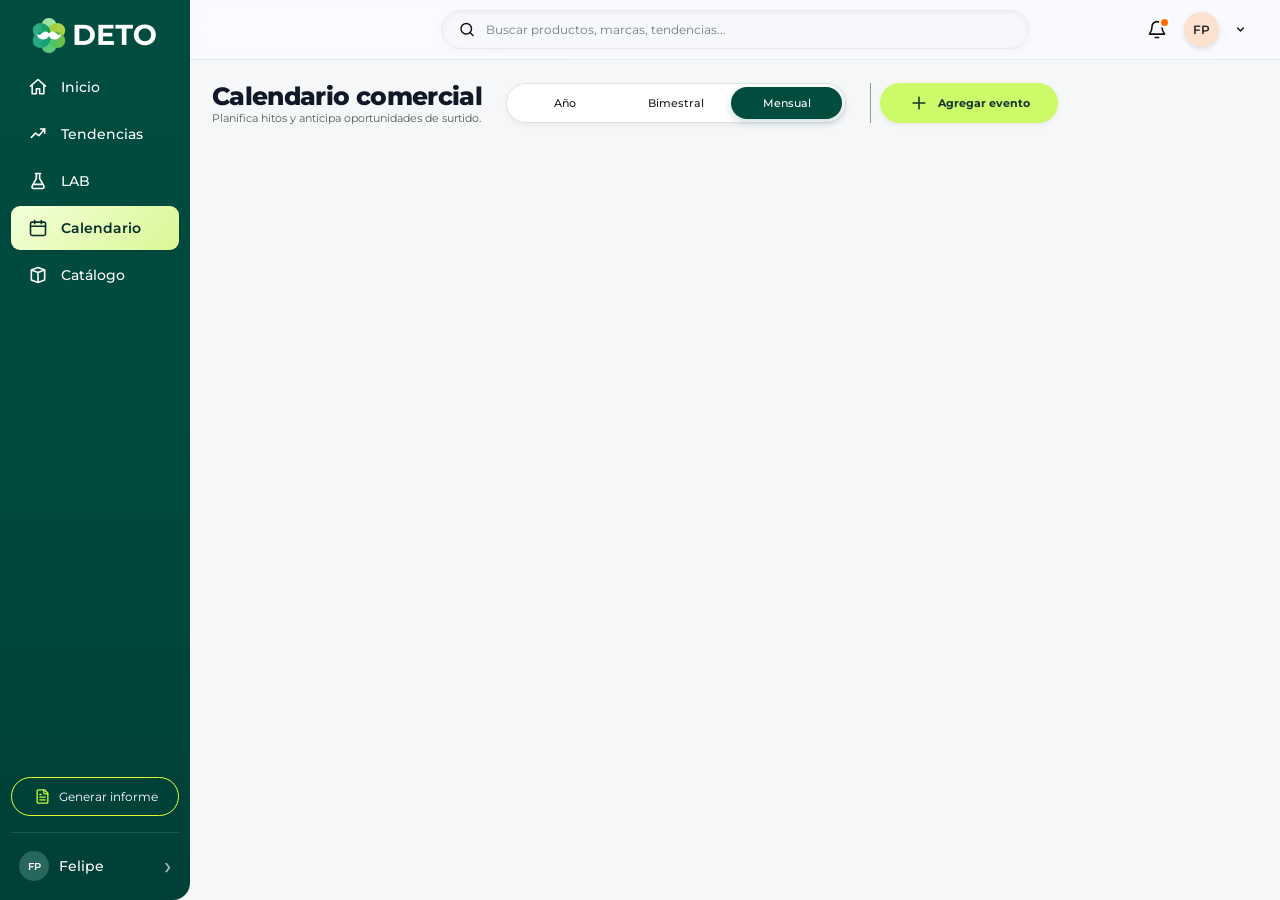
<file: calendario.html>
<!doctype html>
<html lang="es">
<head>
  <meta charset="utf-8">
  <meta name="viewport" content="width=device-width, initial-scale=1">
  <title>DETO · Calendario</title>
  <link rel="stylesheet" href="css/fonts.css">
  <link rel="stylesheet" href="css/tokens.css">
  <link rel="stylesheet" href="css/base.css">
  <link rel="stylesheet" href="css/sidebar.css">
  <link rel="stylesheet" href="css/header.css">
  <!-- Calendario reutiliza de Tendencias: .ico, .btn-add y el desplegable (.filter-*). No se copian, se cargan desde tendencias.css -->
  <link rel="stylesheet" href="css/tendencias.css" data-page-css>
  <link rel="stylesheet" href="css/calendario.css" data-page-css>
</head>
<body data-page="calendario">
  <div class="app-shell">
    <div data-include="components/sidebar.html"></div>

    <div class="app-main">
      <div data-include="components/header.html"></div>

      <main class="cal" id="contenido" data-preload="assets/img/tendencia-matcha-latte.png assets/img/tendencia-oreo-halloween.png assets/img/tendencia-electrolit-uva.png assets/img/tendencia-takis-fuego.png assets/img/tendencia-chocolate-sahne-nuss.png assets/img/tendencia-yogurt-griego.png">
        <header class="cal-head">
          <div>
            <h1 class="cal-head__title">Calendario comercial</h1>
            <p class="cal-head__text">Planifica hitos y anticipa oportunidades de surtido.</p>
          </div>
          <div class="cal-tabs" role="group" aria-label="Vista de calendario" data-views>
            <button class="cal-tab tap" type="button" data-view="year" aria-pressed="false">Año</button>
            <button class="cal-tab tap" type="button" data-view="bimonthly" aria-pressed="false">Bimestral</button>
            <button class="cal-tab tap is-active" type="button" data-view="monthly" aria-pressed="true">Mensual</button>
          </div>
          <div class="cal-actions">
            <button class="btn-add cal-add tap" type="button" data-add><span class="ico ico--cal-mas" aria-hidden="true"></span>Agregar evento</button>
            <div class="filter-dropdown cal-category" data-category></div>
          </div>
        </header>

        <div class="cal-body" data-body></div>
        <div class="cal-modal-slot" data-modal></div>
      </main>
    </div>
  </div>

  <script src="js/include.js"></script>
  <script src="data/imagenes.js"></script>
  <script src="data/fotos-jumbo.js"></script>
  <script src="js/imagenes.js"></script>
  <script src="js/app.js"></script>
  <script src="js/informe.js"></script>
  <script src="data/taxonomia.js" data-page-js></script>
  <script src="data/deto-real.js" data-page-js></script>
  <script src="data/eventos.js" data-page-js></script>
  <script src="js/calendario.js" data-page-js></script>
</body>
</html>
</file>
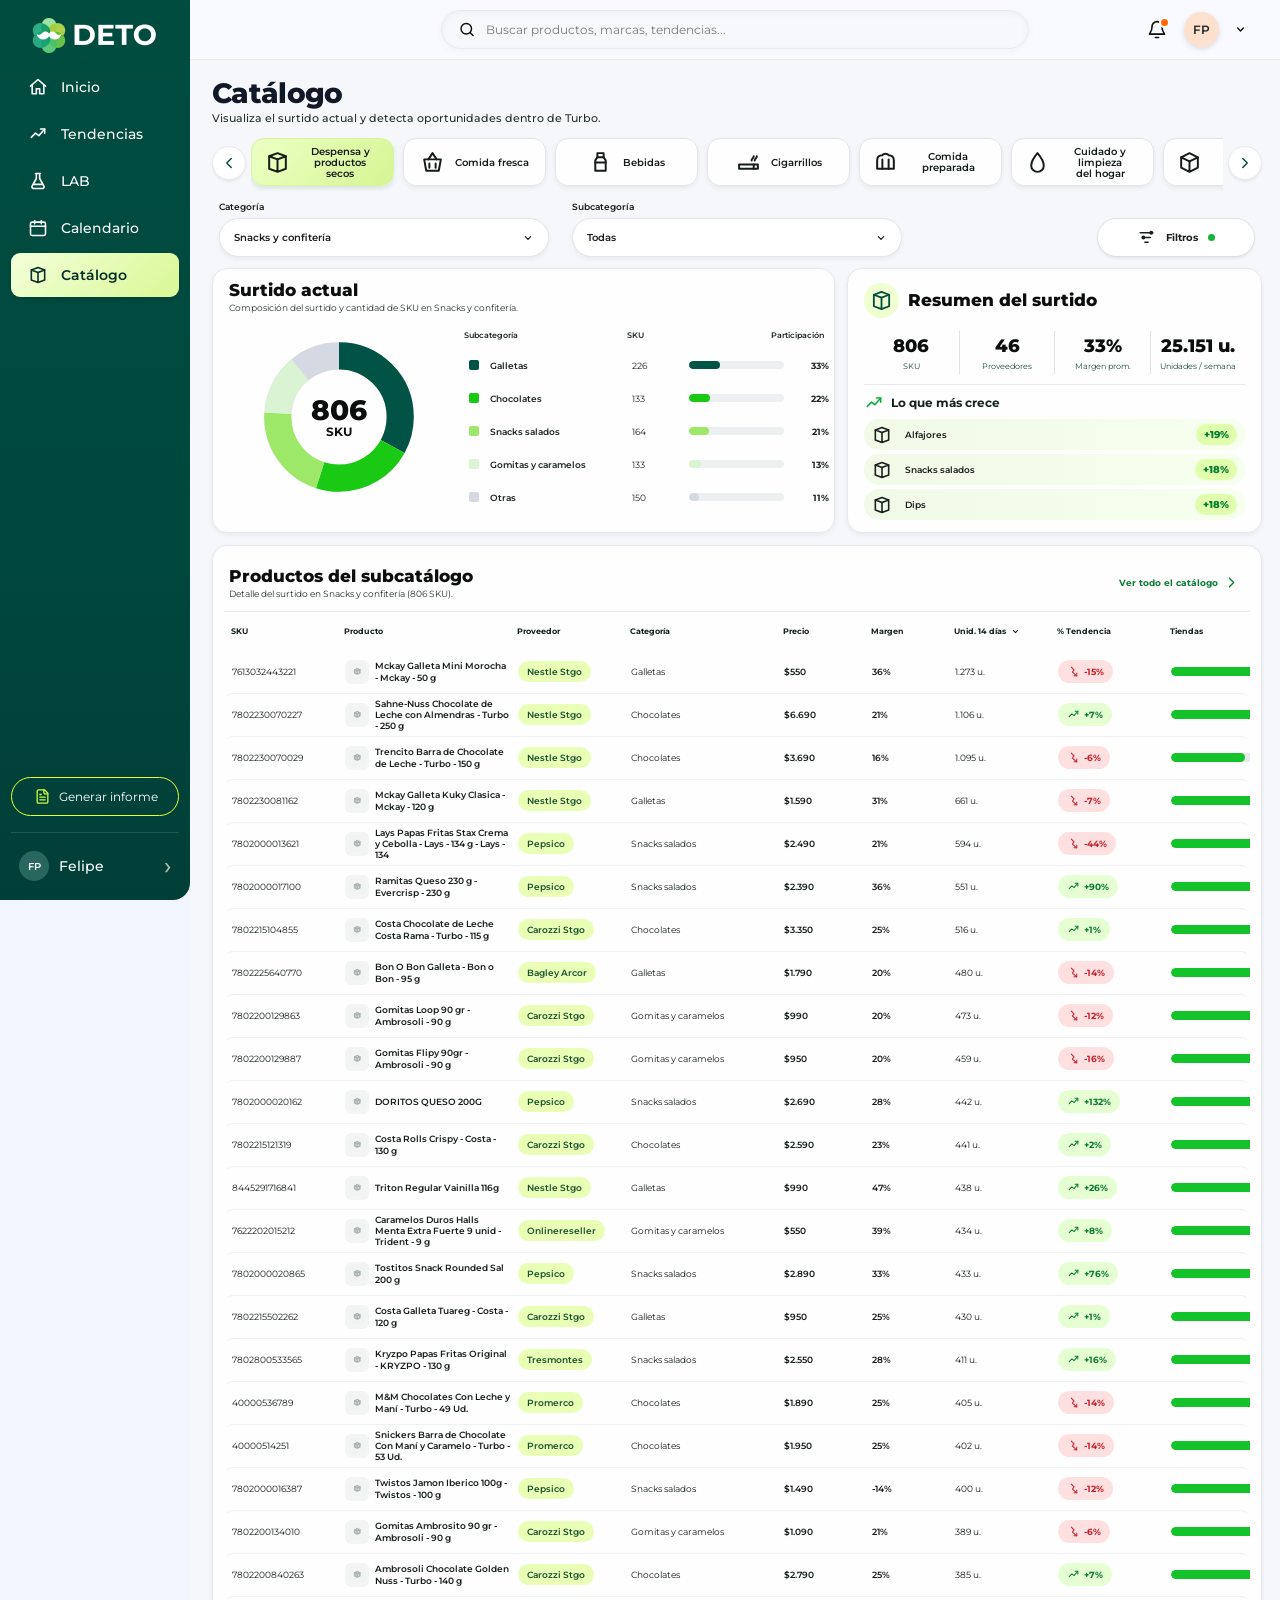
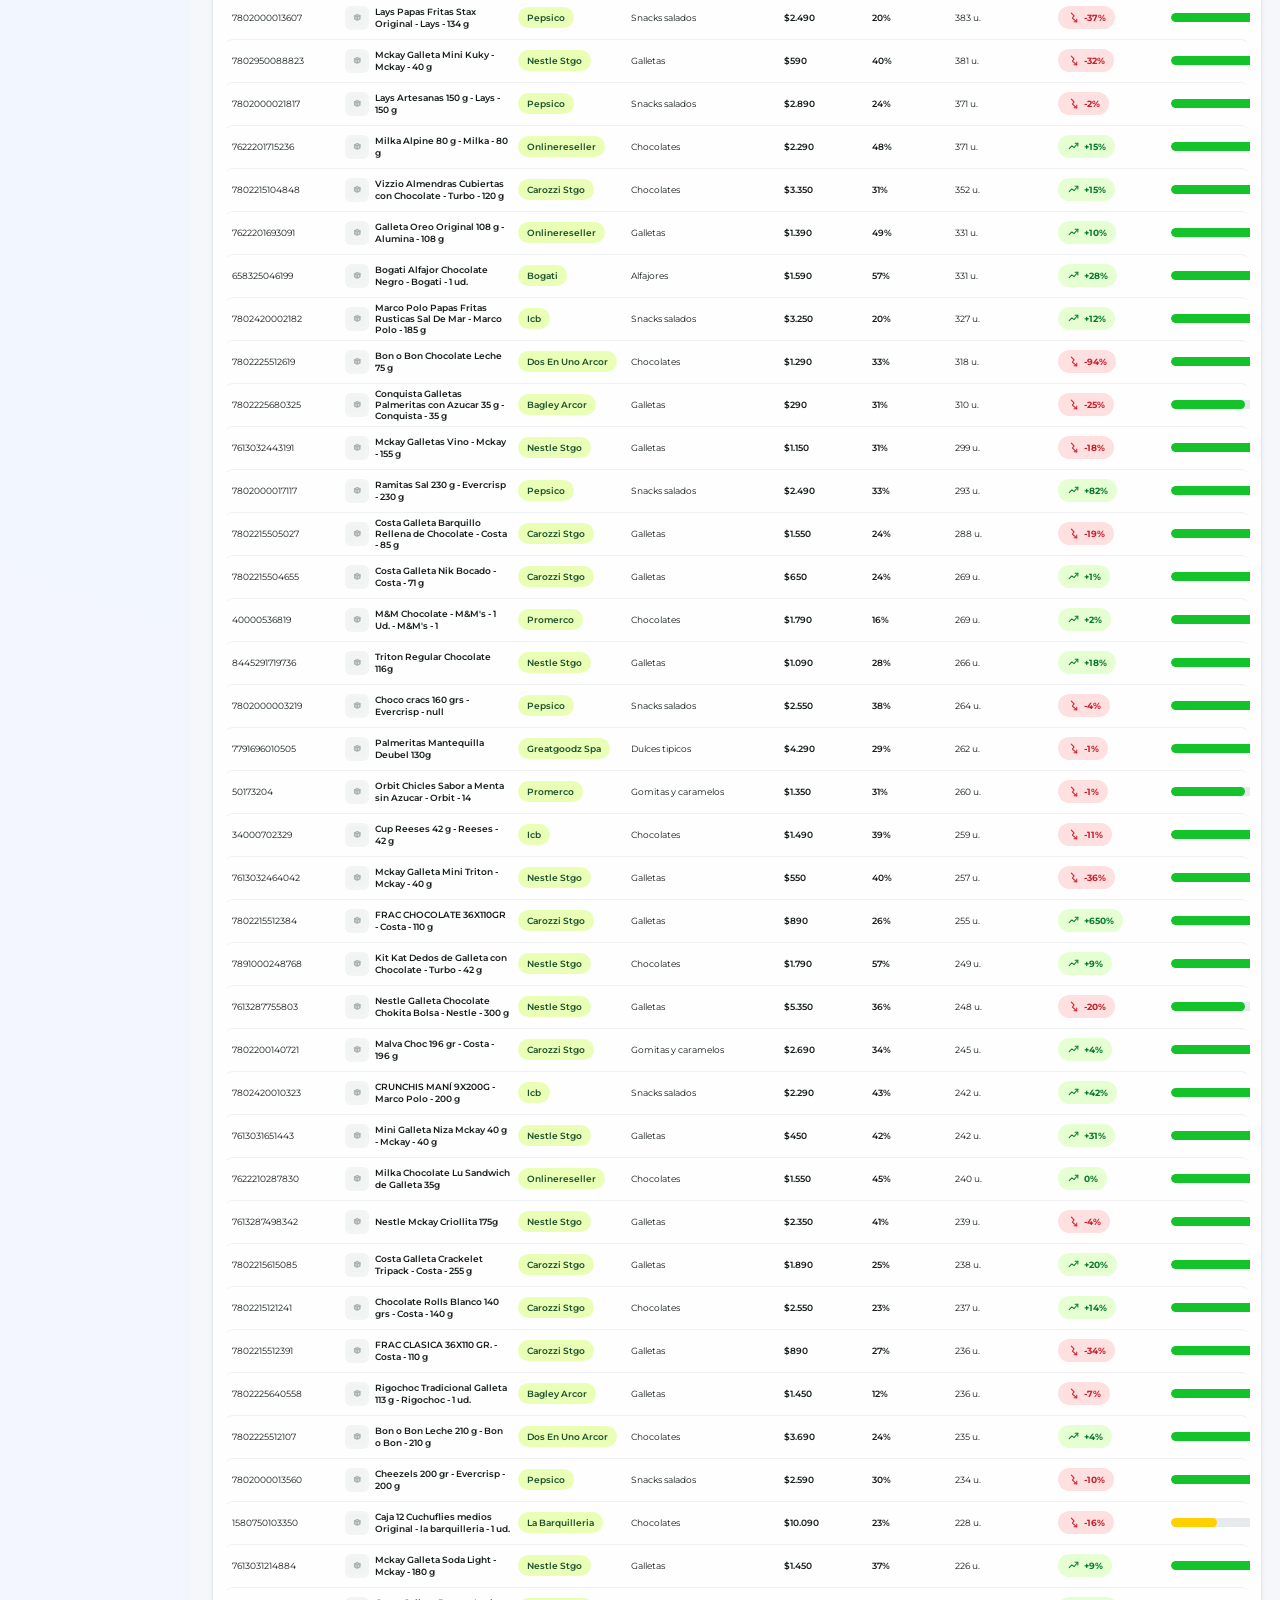
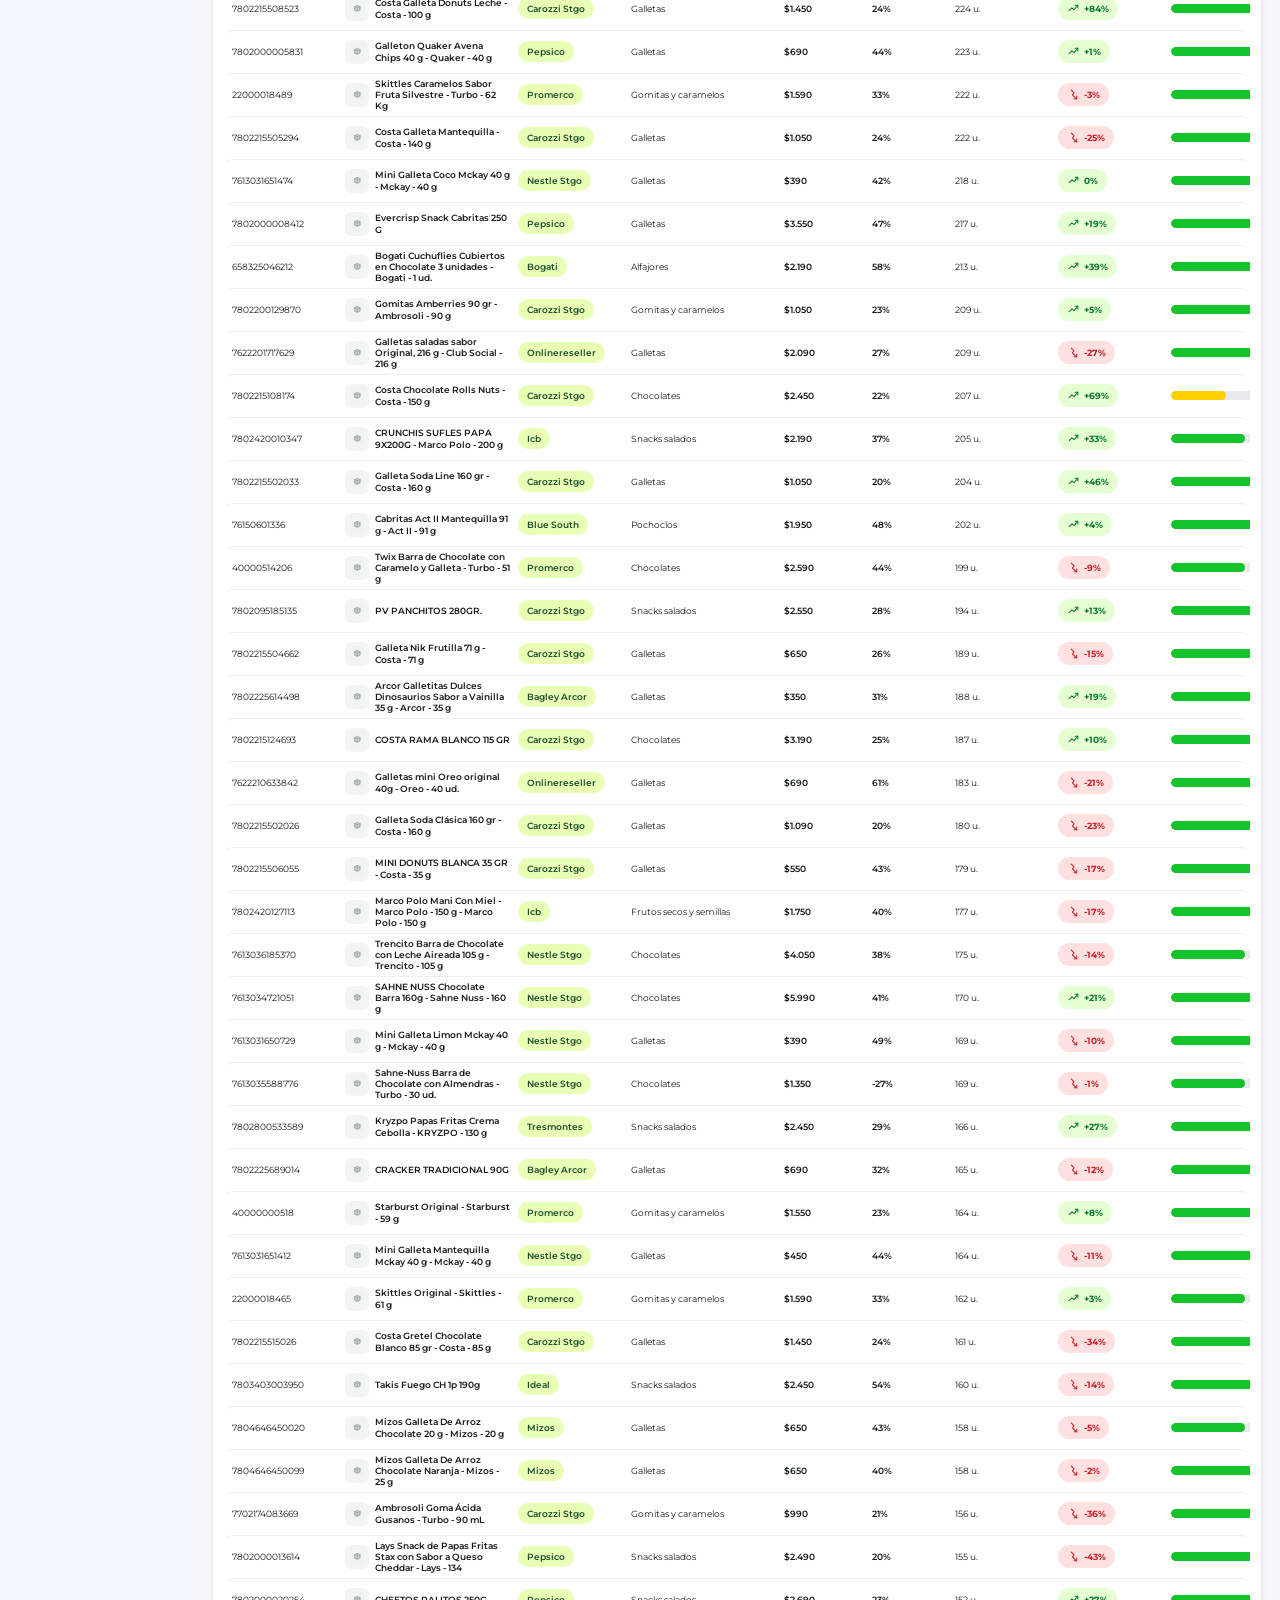
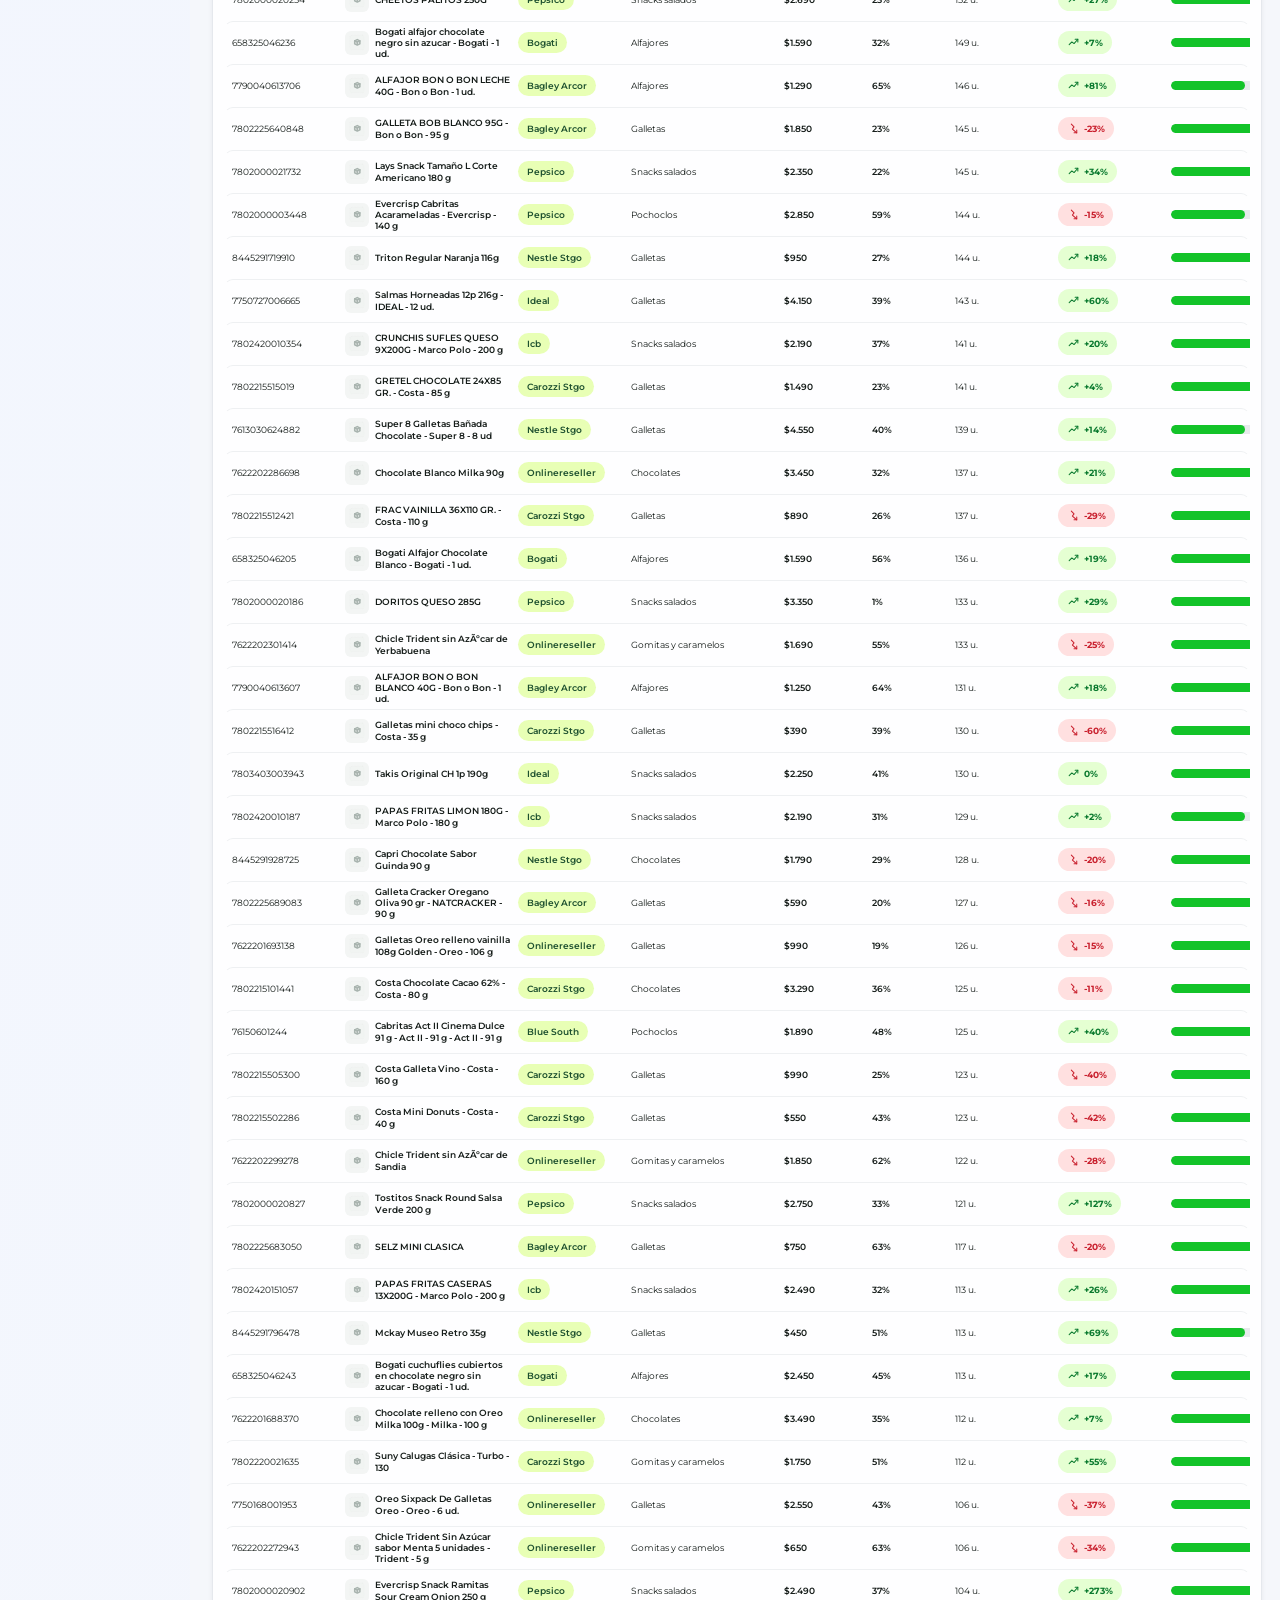
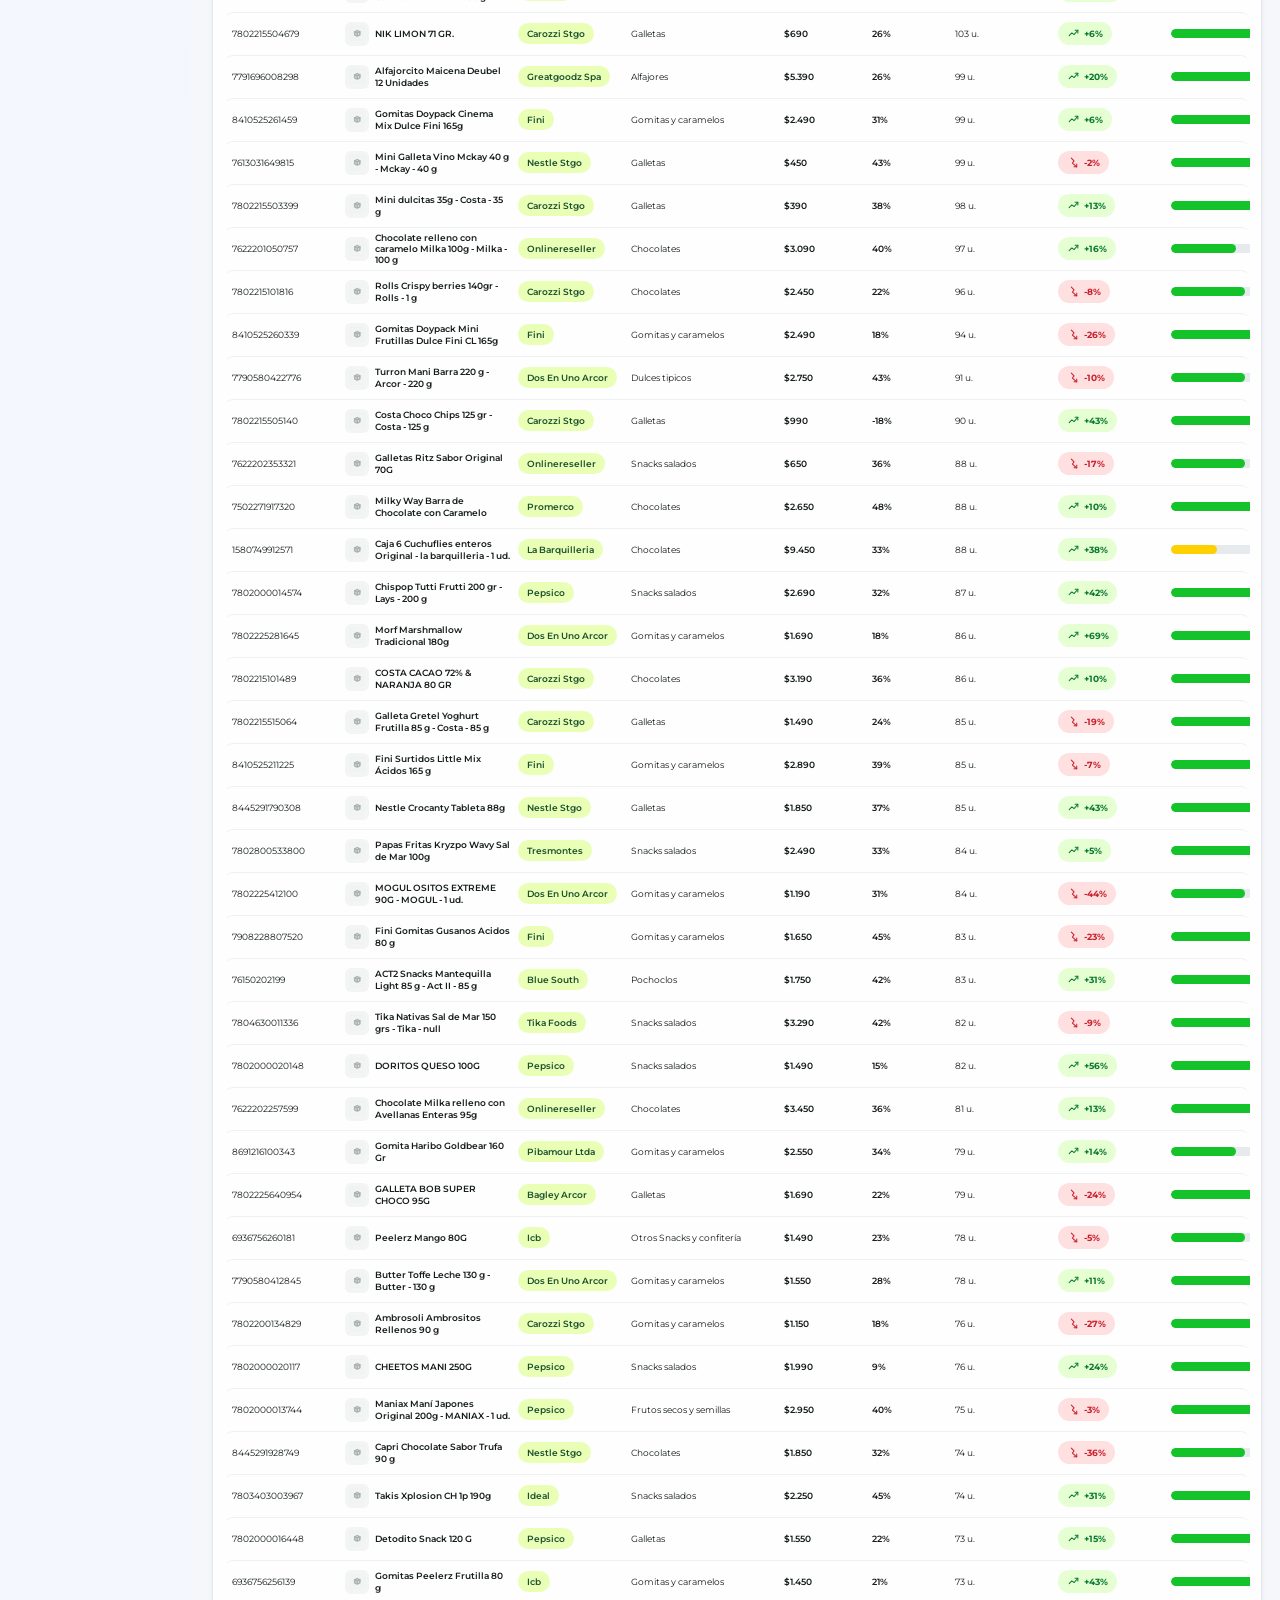
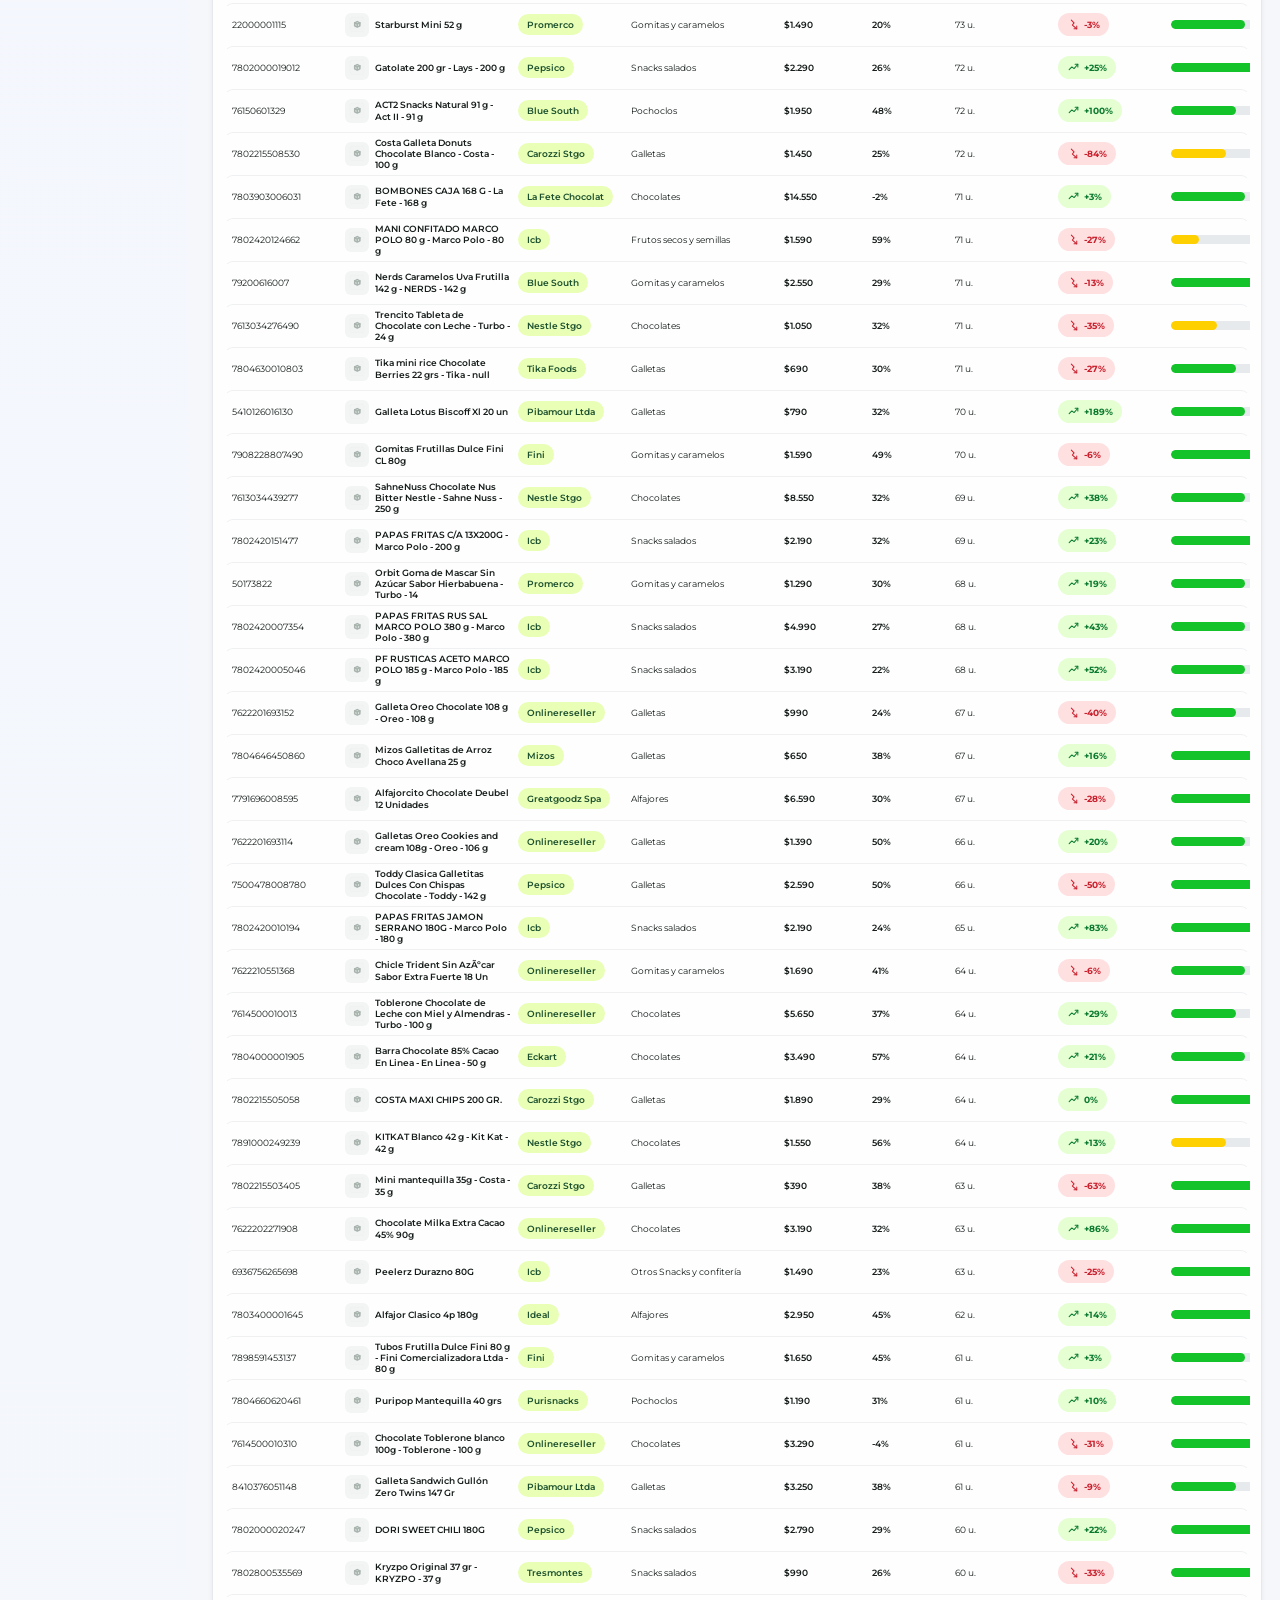
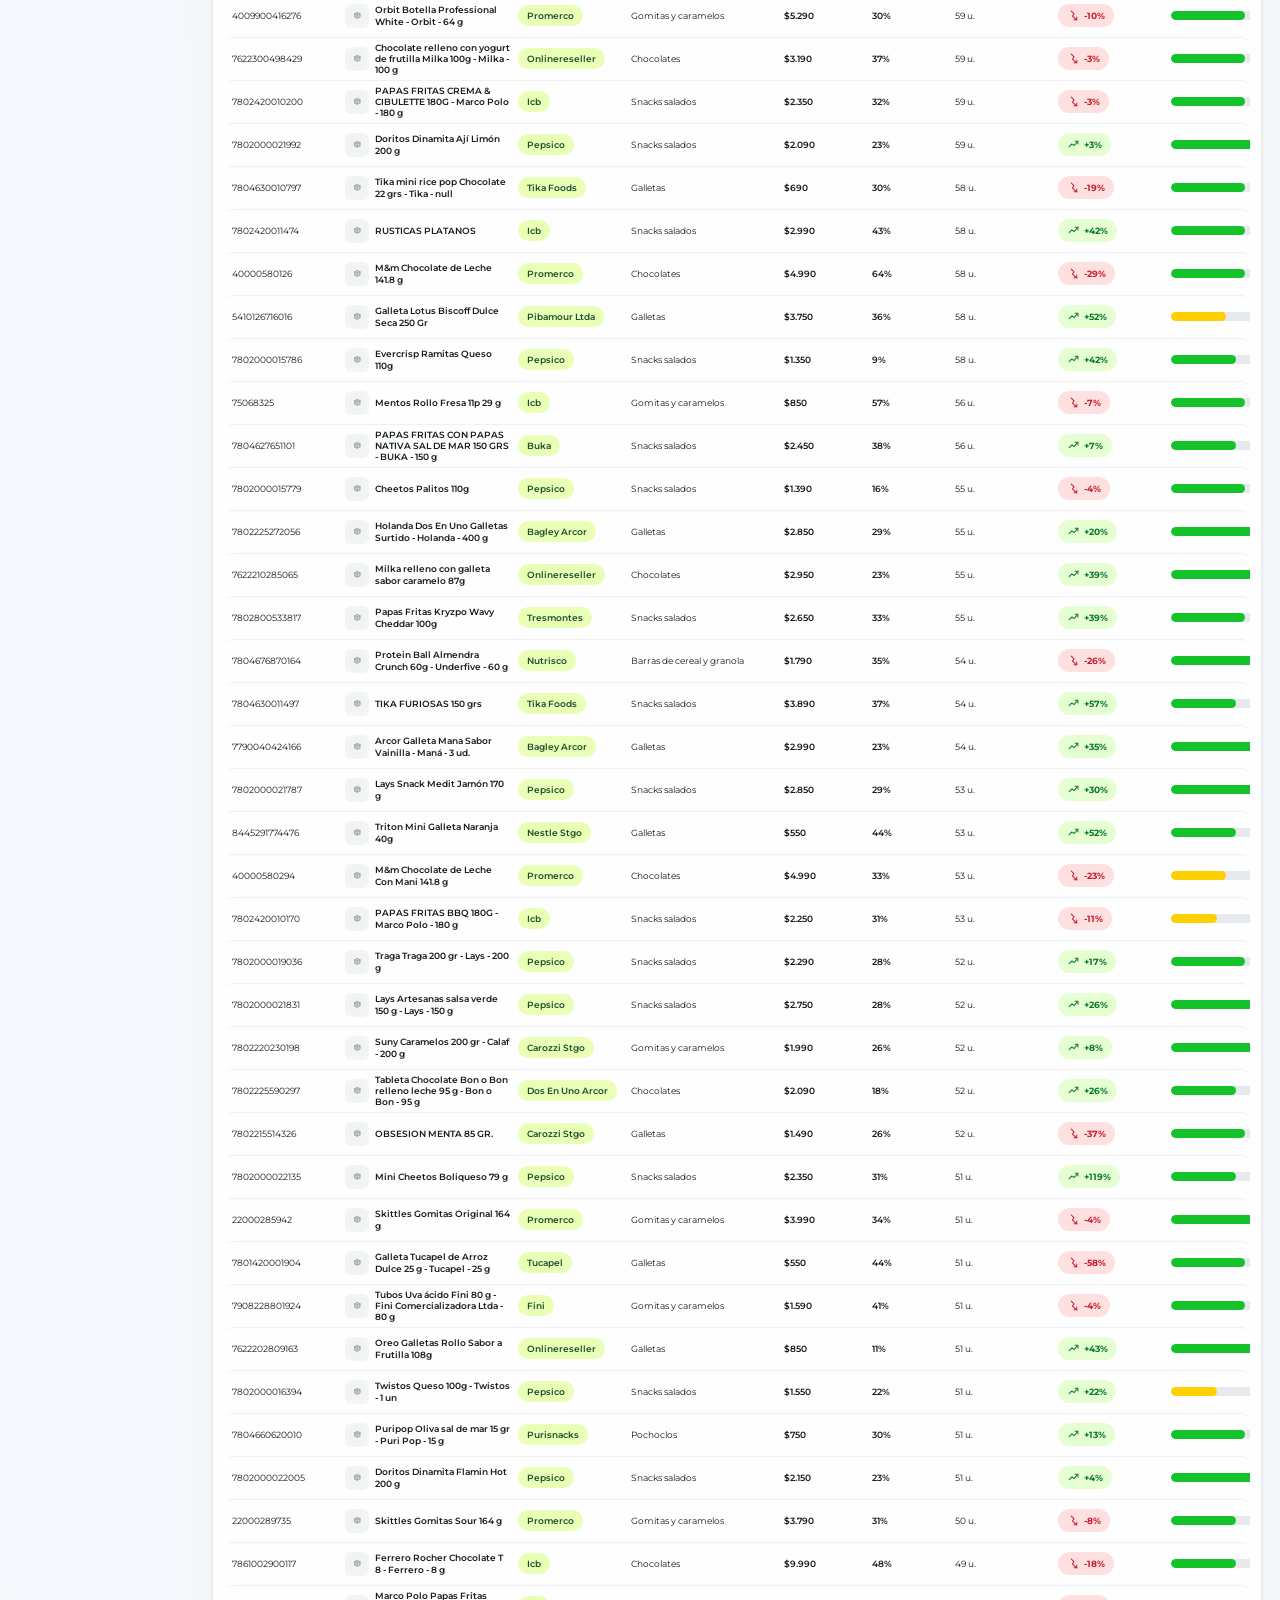
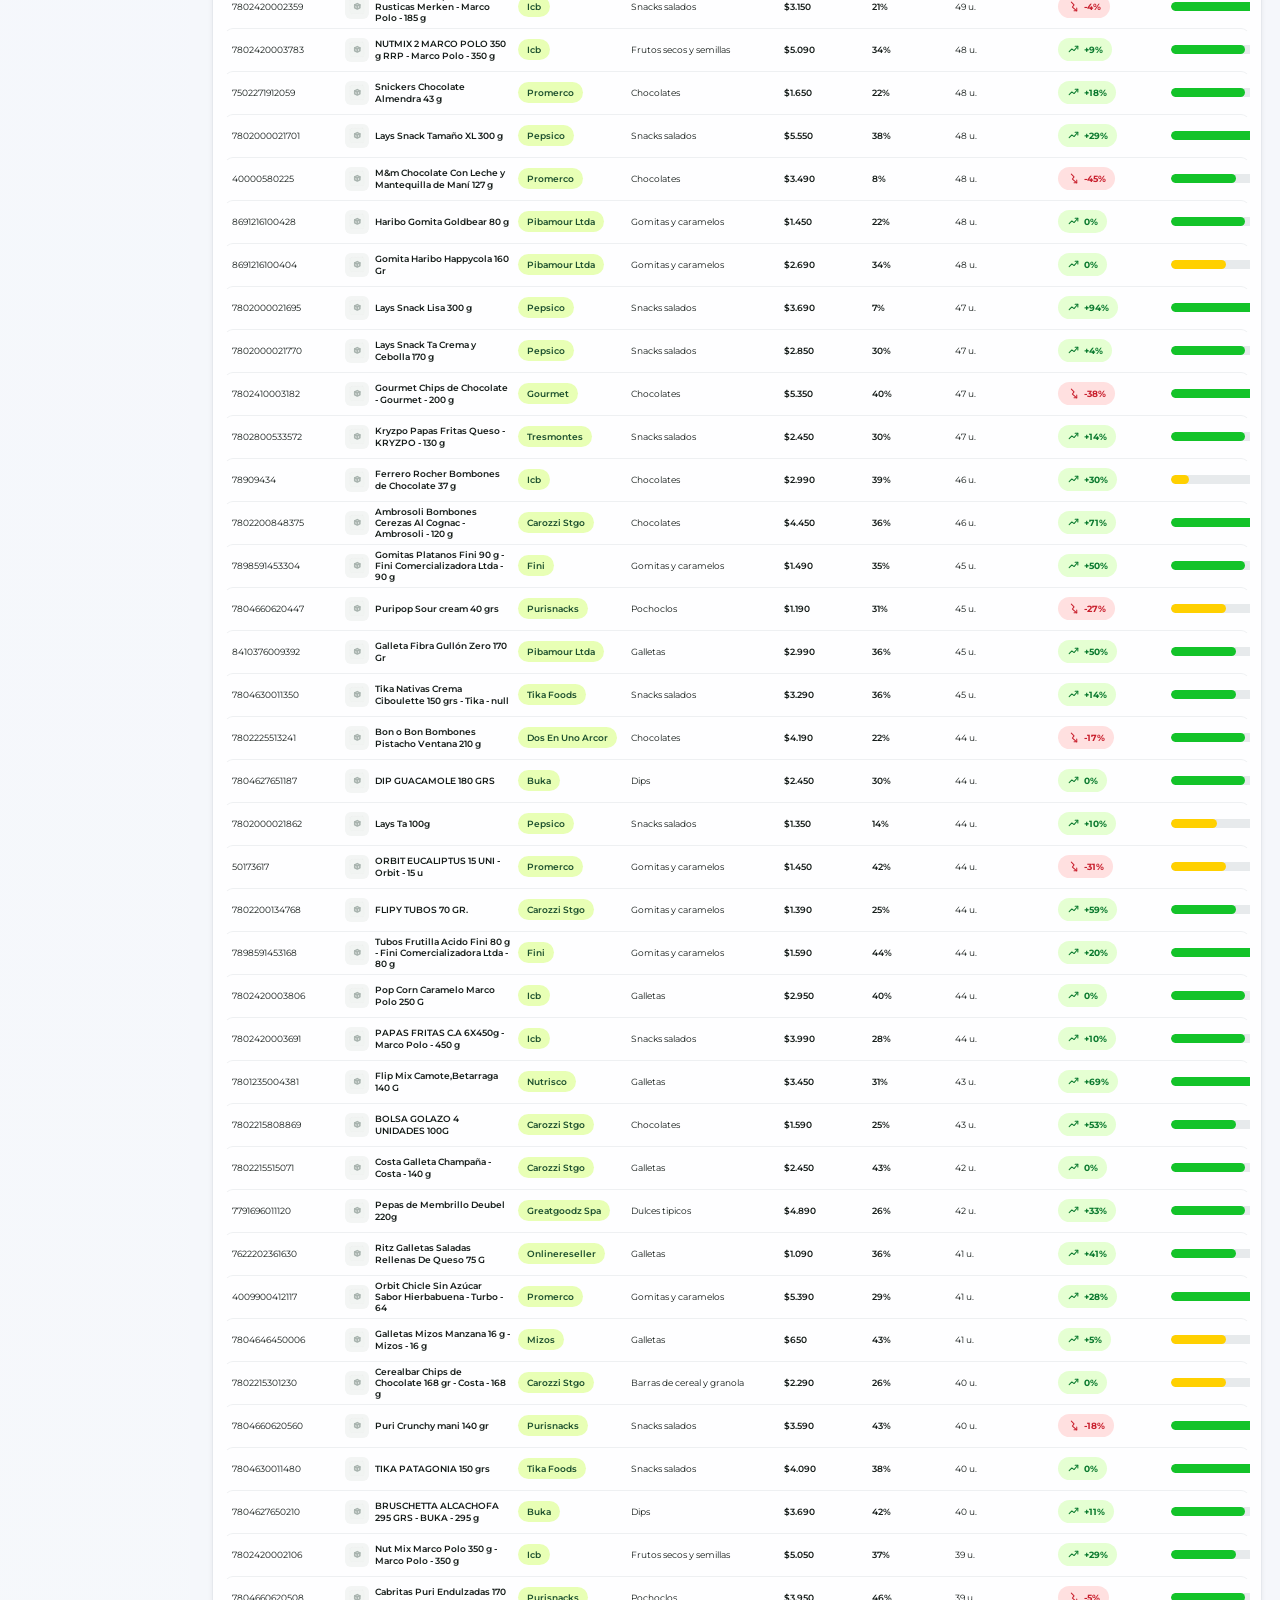
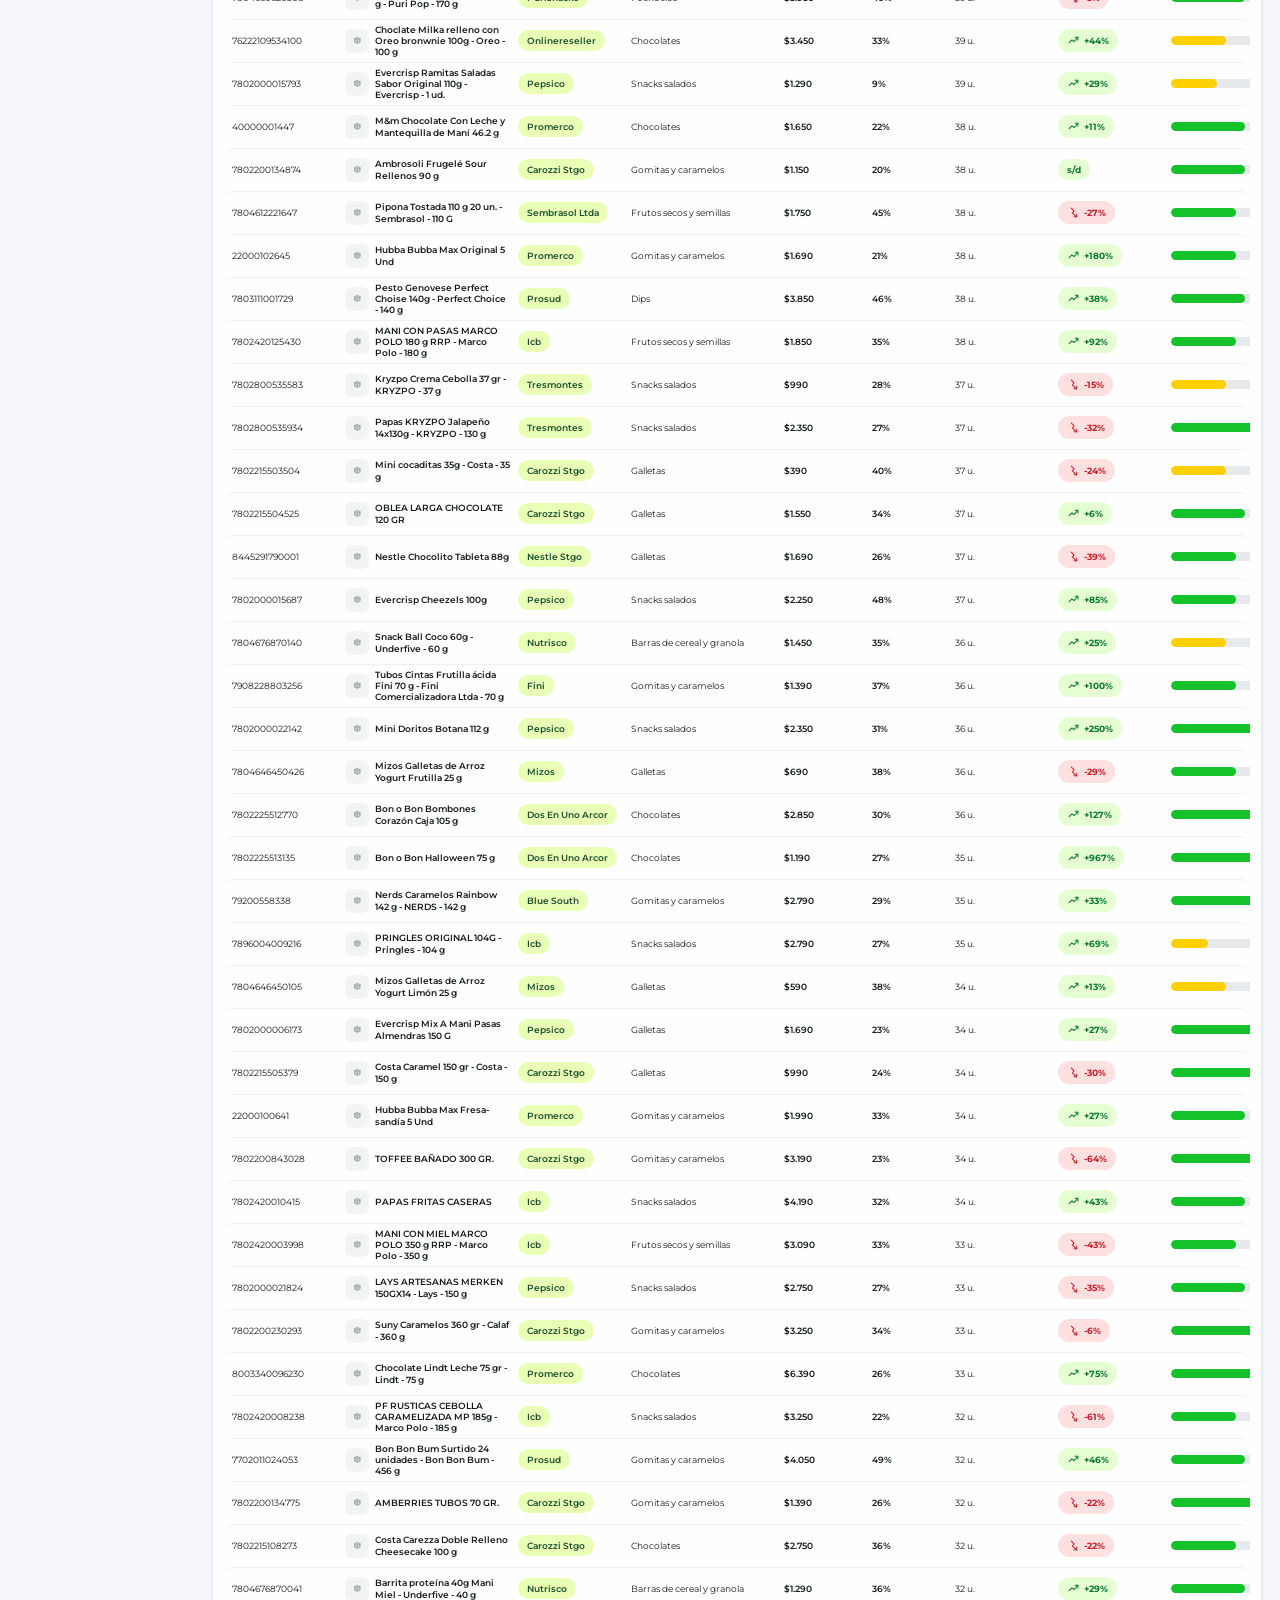
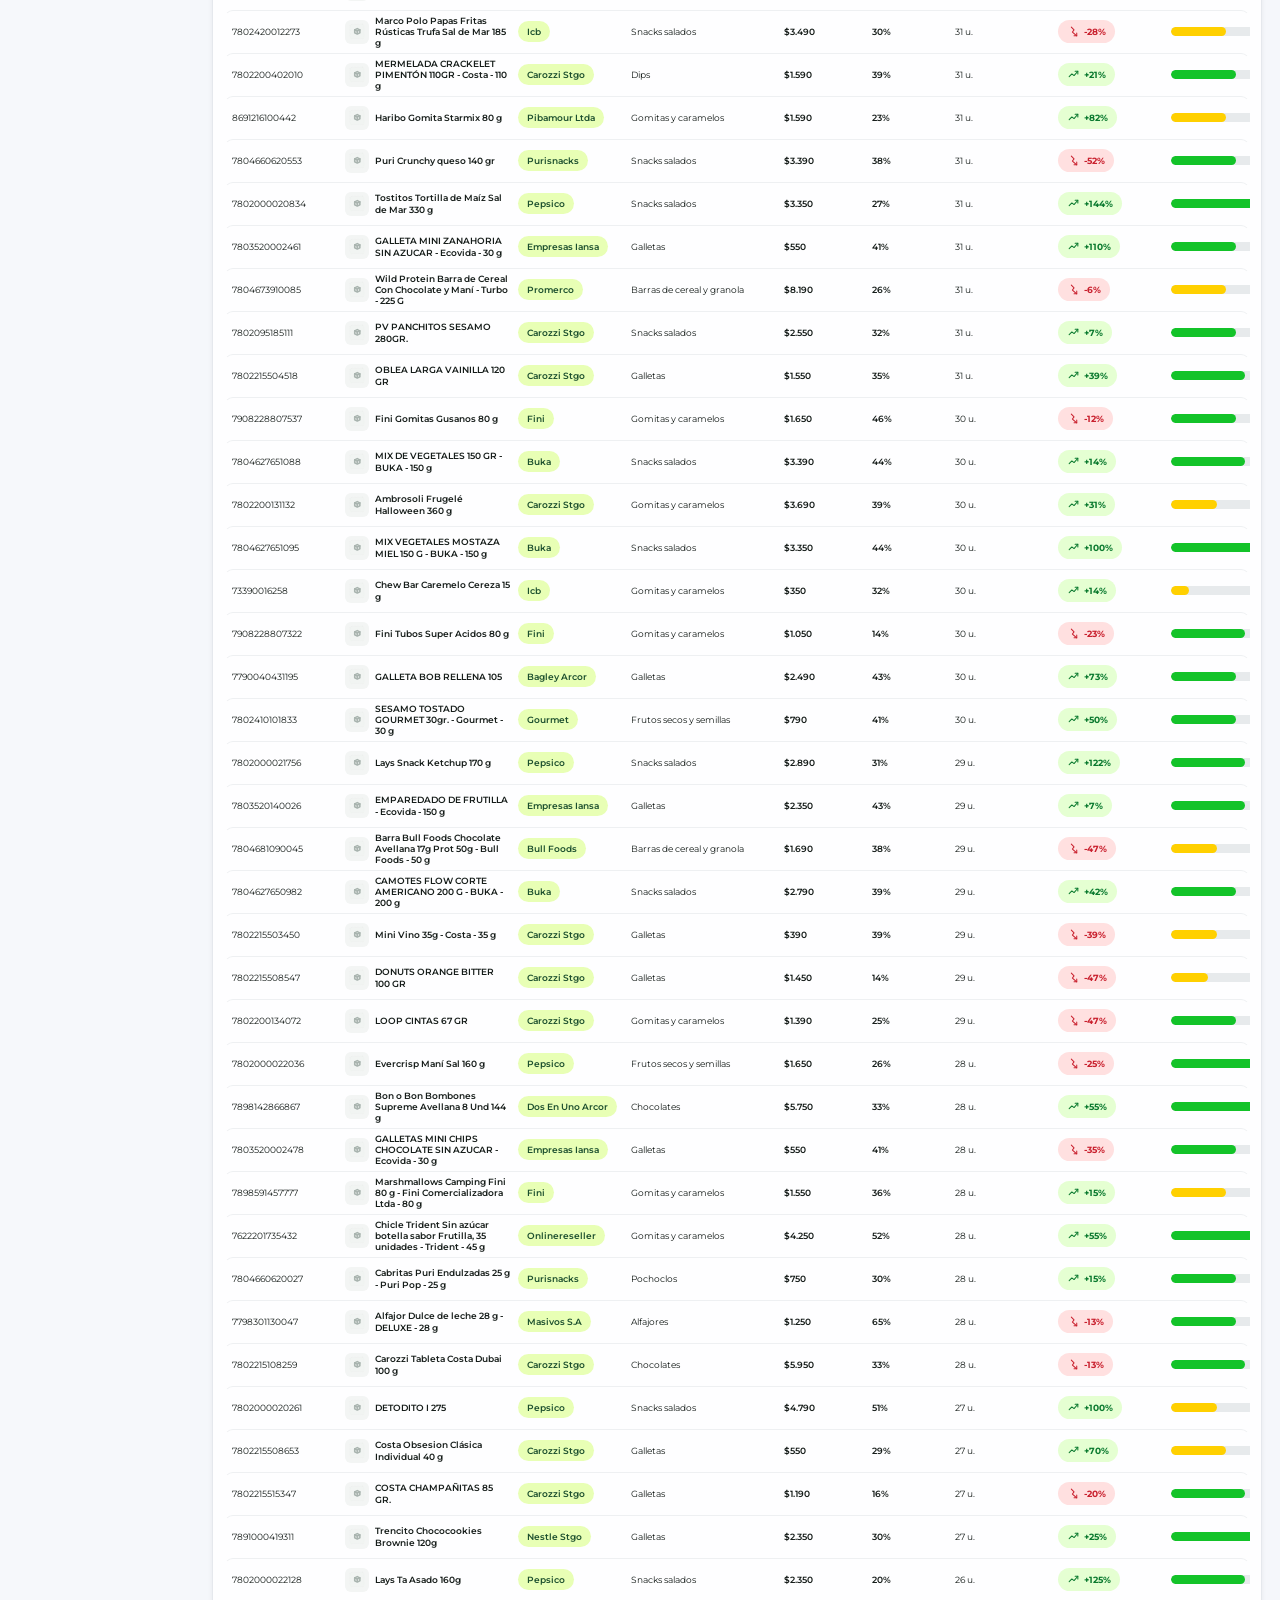
<file: catalogo.html>
<!doctype html>
<html lang="es">
<head>
  <meta charset="utf-8">
  <meta name="viewport" content="width=device-width, initial-scale=1">
  <title>DETO · Catálogo</title>
  <link rel="stylesheet" href="css/fonts.css">
  <link rel="stylesheet" href="css/tokens.css">
  <link rel="stylesheet" href="css/base.css">
  <link rel="stylesheet" href="css/sidebar.css">
  <link rel="stylesheet" href="css/header.css">
  <!-- Catálogo reutiliza de Tendencias: .ico (máscaras SVG) y el desplegable (.filter-*). No se copian, se cargan desde tendencias.css -->
  <link rel="stylesheet" href="css/tendencias.css" data-page-css>
  <link rel="stylesheet" href="css/catalogo.css" data-page-css>
</head>
<body data-page="catalogo">
  <div class="app-shell">
    <div data-include="components/sidebar.html"></div>

    <div class="app-main">
      <div data-include="components/header.html"></div>

      <main class="cat" id="contenido" data-preload="assets/img/catalogo-producto-placeholder.svg">
        <header class="cat-head">
          <h1 class="cat-head__title">Catálogo</h1>
          <p class="cat-head__text">Visualiza el surtido actual y detecta oportunidades dentro de Turbo.</p>
        </header>

        <!-- Carrusel de macrocategorías (se rellena desde data/taxonomia.js) -->
        <div class="cat-macros" role="group" aria-roledescription="carrusel" aria-label="Macrocategorías">
          <button class="cat-macros__arrow tap" type="button" data-macro-prev aria-label="Macrocategorías anteriores"><span class="ico ico--cat-izq" aria-hidden="true"></span></button>
          <div class="cat-macros__track" data-macro-track></div>
          <button class="cat-macros__arrow tap" type="button" data-macro-next aria-label="Más macrocategorías"><span class="ico ico--cat-der" aria-hidden="true"></span></button>
        </div>

        <!-- Filtros principales -->
        <section class="cat-filters" aria-label="Filtros del catálogo">
          <div class="cat-field">
            <span class="cat-field__label" id="cat-lbl-categoria">Categoría</span>
            <div class="filter-dropdown cat-select" data-select="category"></div>
          </div>
          <div class="cat-field">
            <span class="cat-field__label" id="cat-lbl-subcategoria">Subcategoría</span>
            <div class="filter-dropdown cat-select" data-select="subcategory"></div>
          </div>
          <div class="cat-adv" data-adv></div>
        </section>

        <div class="cat-view" data-view aria-live="polite"></div>
      </main>
    </div>
  </div>

  <script src="js/include.js"></script>
  <script src="data/imagenes.js"></script>
  <script src="data/fotos-jumbo.js"></script>
  <script src="js/imagenes.js"></script>
  <script src="js/app.js"></script>
  <script src="js/informe.js"></script>
  <script src="data/taxonomia.js" data-page-js></script>
  <script src="data/deto-catalogo.js" data-page-js></script>
  <script src="js/catalogo.js" data-page-js></script>
</body>
</html>
</file>
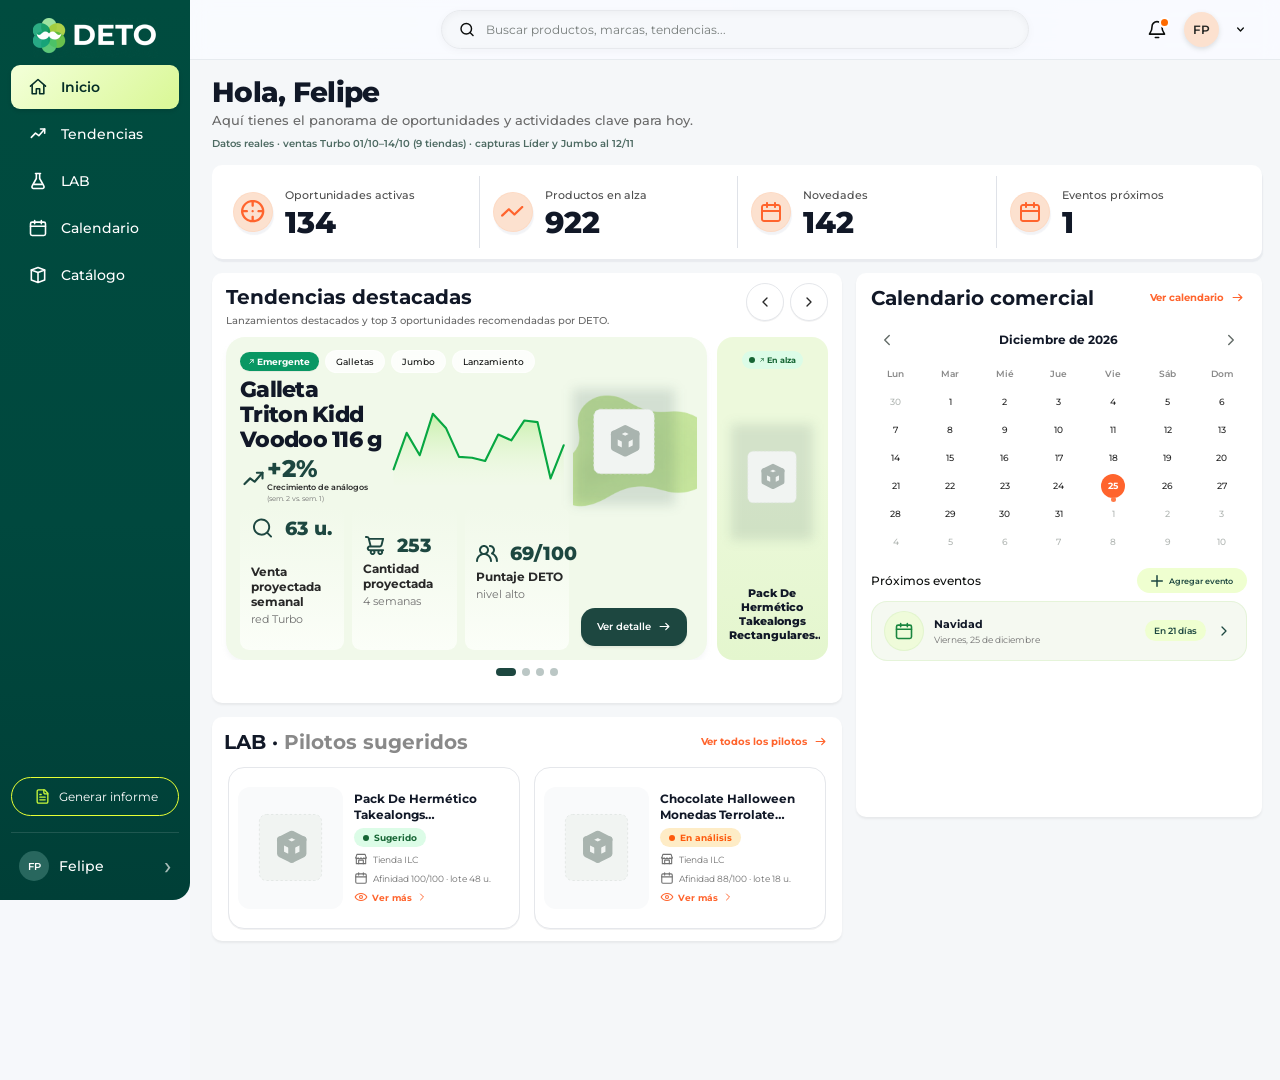
<file: home.html>
<!doctype html>
<html lang="es">
<head>
  <meta charset="utf-8">
  <title>DETO · Inicio</title>
  <meta http-equiv="refresh" content="0; url=index.html">
  <link rel="canonical" href="index.html">
</head>
<body>
  <p><a href="index.html">Ir al inicio</a></p>
  <script>location.replace("index.html" + location.search + location.hash);</script>
</body>
</html>
</file>
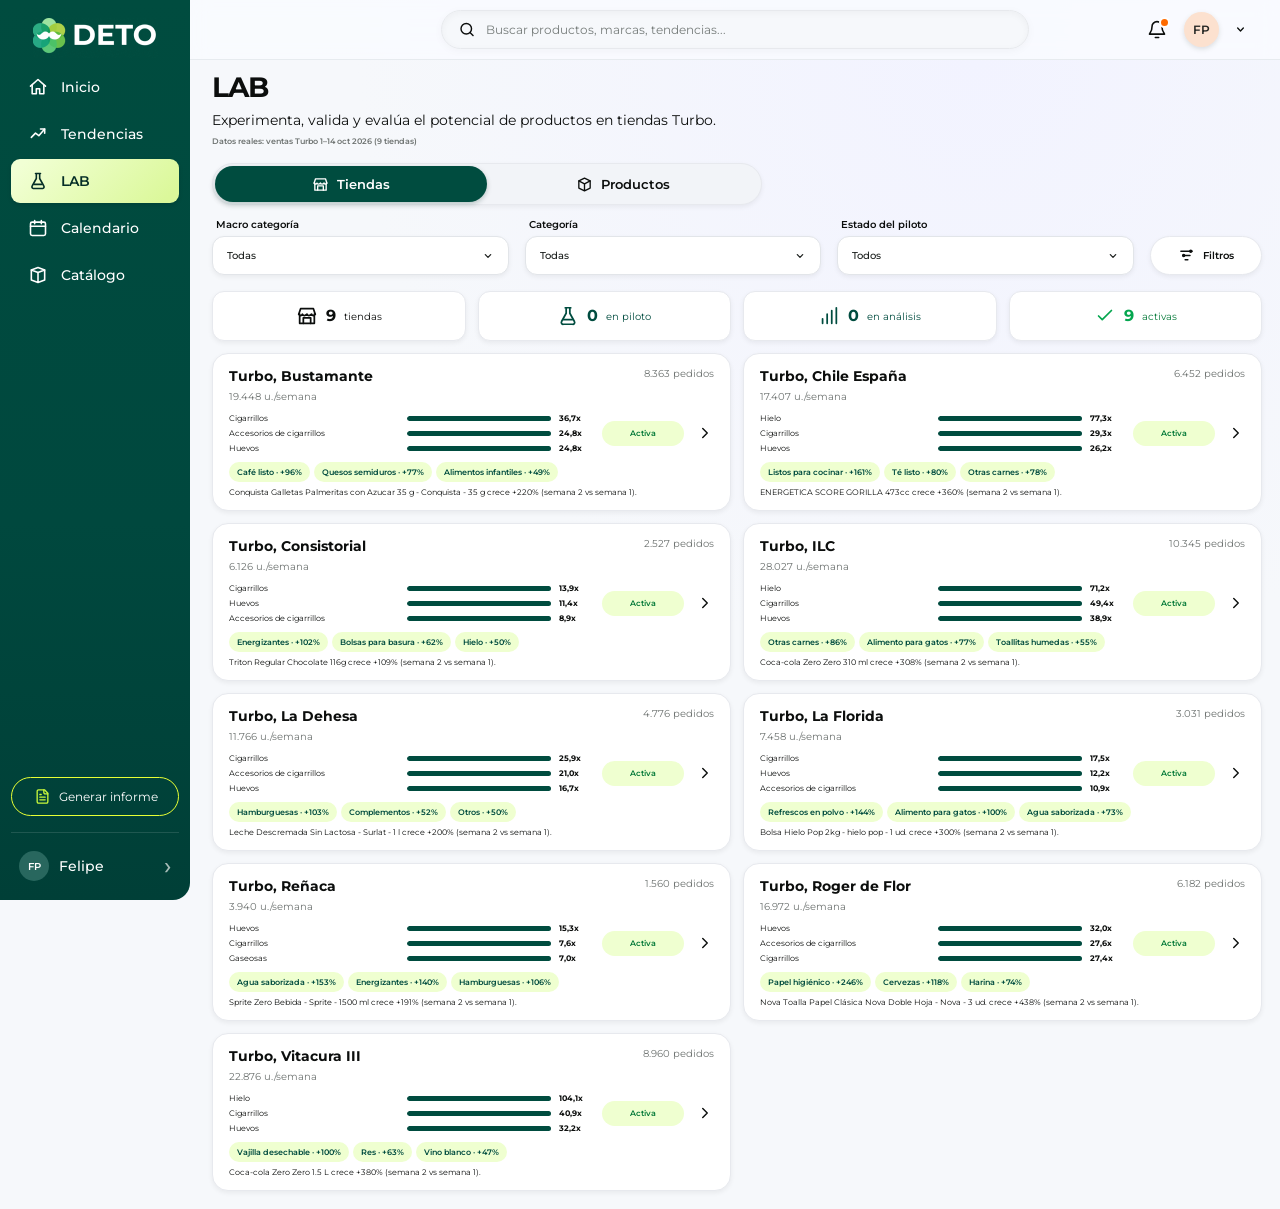
<file: lab.html>
<!doctype html>
<html lang="es">
<head>
  <meta charset="utf-8">
  <meta name="viewport" content="width=device-width, initial-scale=1">
  <title>DETO · LAB</title>
  <link rel="stylesheet" href="css/fonts.css">
  <link rel="stylesheet" href="css/tokens.css">
  <link rel="stylesheet" href="css/base.css">
  <link rel="stylesheet" href="css/sidebar.css">
  <link rel="stylesheet" href="css/header.css">
  <!-- LAB reutiliza de Tendencias: .ico (máscaras SVG), .scope (toggle de 2 opciones), el desplegable (.filter-*), .filter-button y .progress. No se copian, se cargan desde tendencias.css -->
  <link rel="stylesheet" href="css/tendencias.css" data-page-css>
  <link rel="stylesheet" href="css/lab.css" data-page-css>
</head>
<body data-page="lab">
  <div class="app-shell">
    <div data-include="components/sidebar.html"></div>

    <div class="app-main">
      <div data-include="components/header.html"></div>

      <main class="lab" id="contenido" data-preload="assets/img/lab-chocolate-con-leche-250g.png">
        <header class="lab-head">
          <h1 class="lab-head__title">LAB</h1>
          <p class="lab-head__text">Experimenta, valida y evalúa el potencial de productos en tiendas Turbo.</p>
          <small class="lab-head__note" data-source-note>Datos reales: ventas Turbo 1–14 oct 2026 (9 tiendas)</small>
        </header>

        <!-- Toggle Tiendas / Productos (reutiliza .scope de Tendencias) -->
        <div class="lab-flow">
          <div class="scope scope--lab" role="group" aria-label="Recorrido de análisis">
            <button class="scope__btn tap" type="button" data-flow="stores" aria-pressed="false"><span class="ico ico--tienda lab-ico-17" aria-hidden="true"></span>Tiendas</button>
            <button class="scope__btn tap" type="button" data-flow="products" aria-pressed="false"><span class="ico ico--lab-caja lab-ico-17" aria-hidden="true"></span>Productos</button>
          </div>
        </div>

        <div class="lab-view" data-view></div>
        <div class="lab-toast-host" data-toast aria-live="polite" role="status"></div>
      </main>
    </div>
  </div>

  <script src="js/include.js"></script>
  <script src="data/imagenes.js"></script>
  <script src="data/fotos-jumbo.js"></script>
  <script src="js/imagenes.js"></script>
  <script src="js/app.js"></script>
  <script src="js/informe.js"></script>
  <script src="data/taxonomia.js" data-page-js></script>
  <script src="data/deto-real.js" data-page-js></script>
  <script src="js/guardados.js" data-page-js></script>
  <script src="data/lab.js" data-page-js></script>
  <script src="js/lab.js" data-page-js></script>
</body>
</html>
</file>
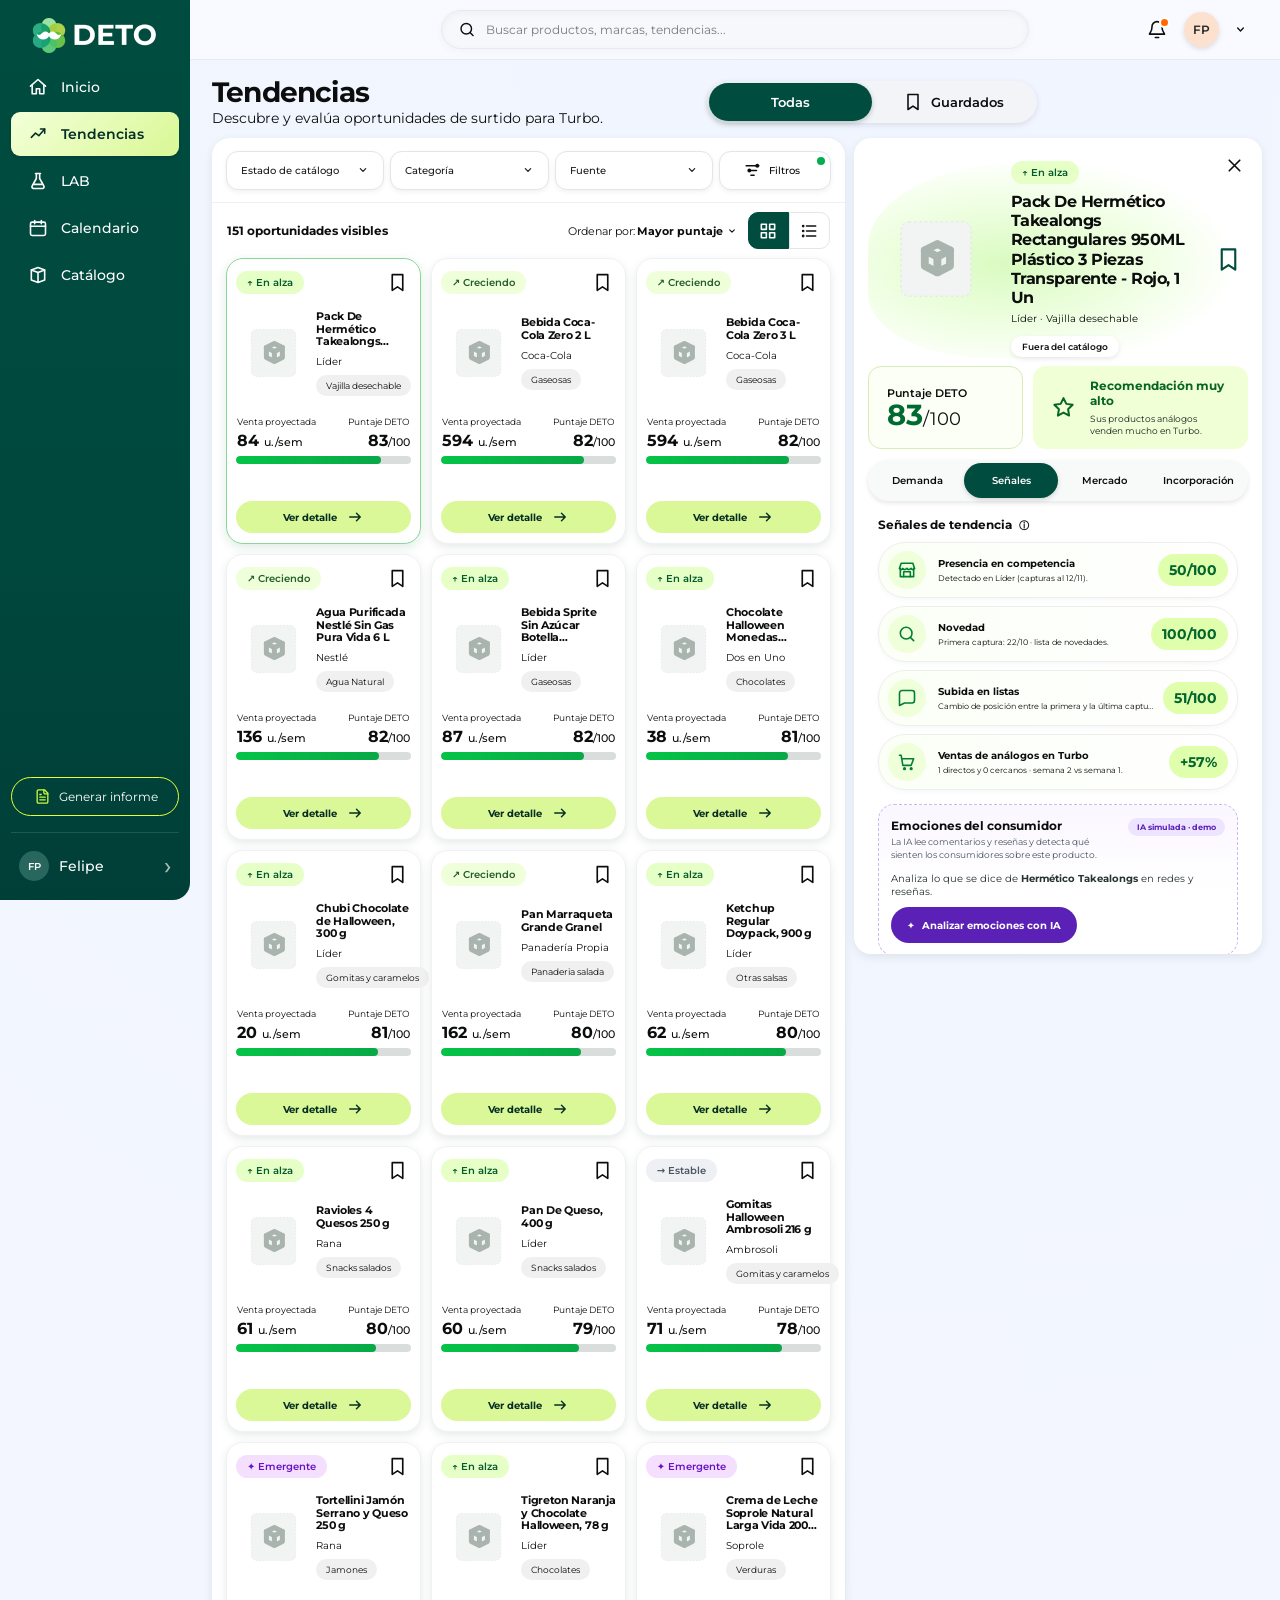
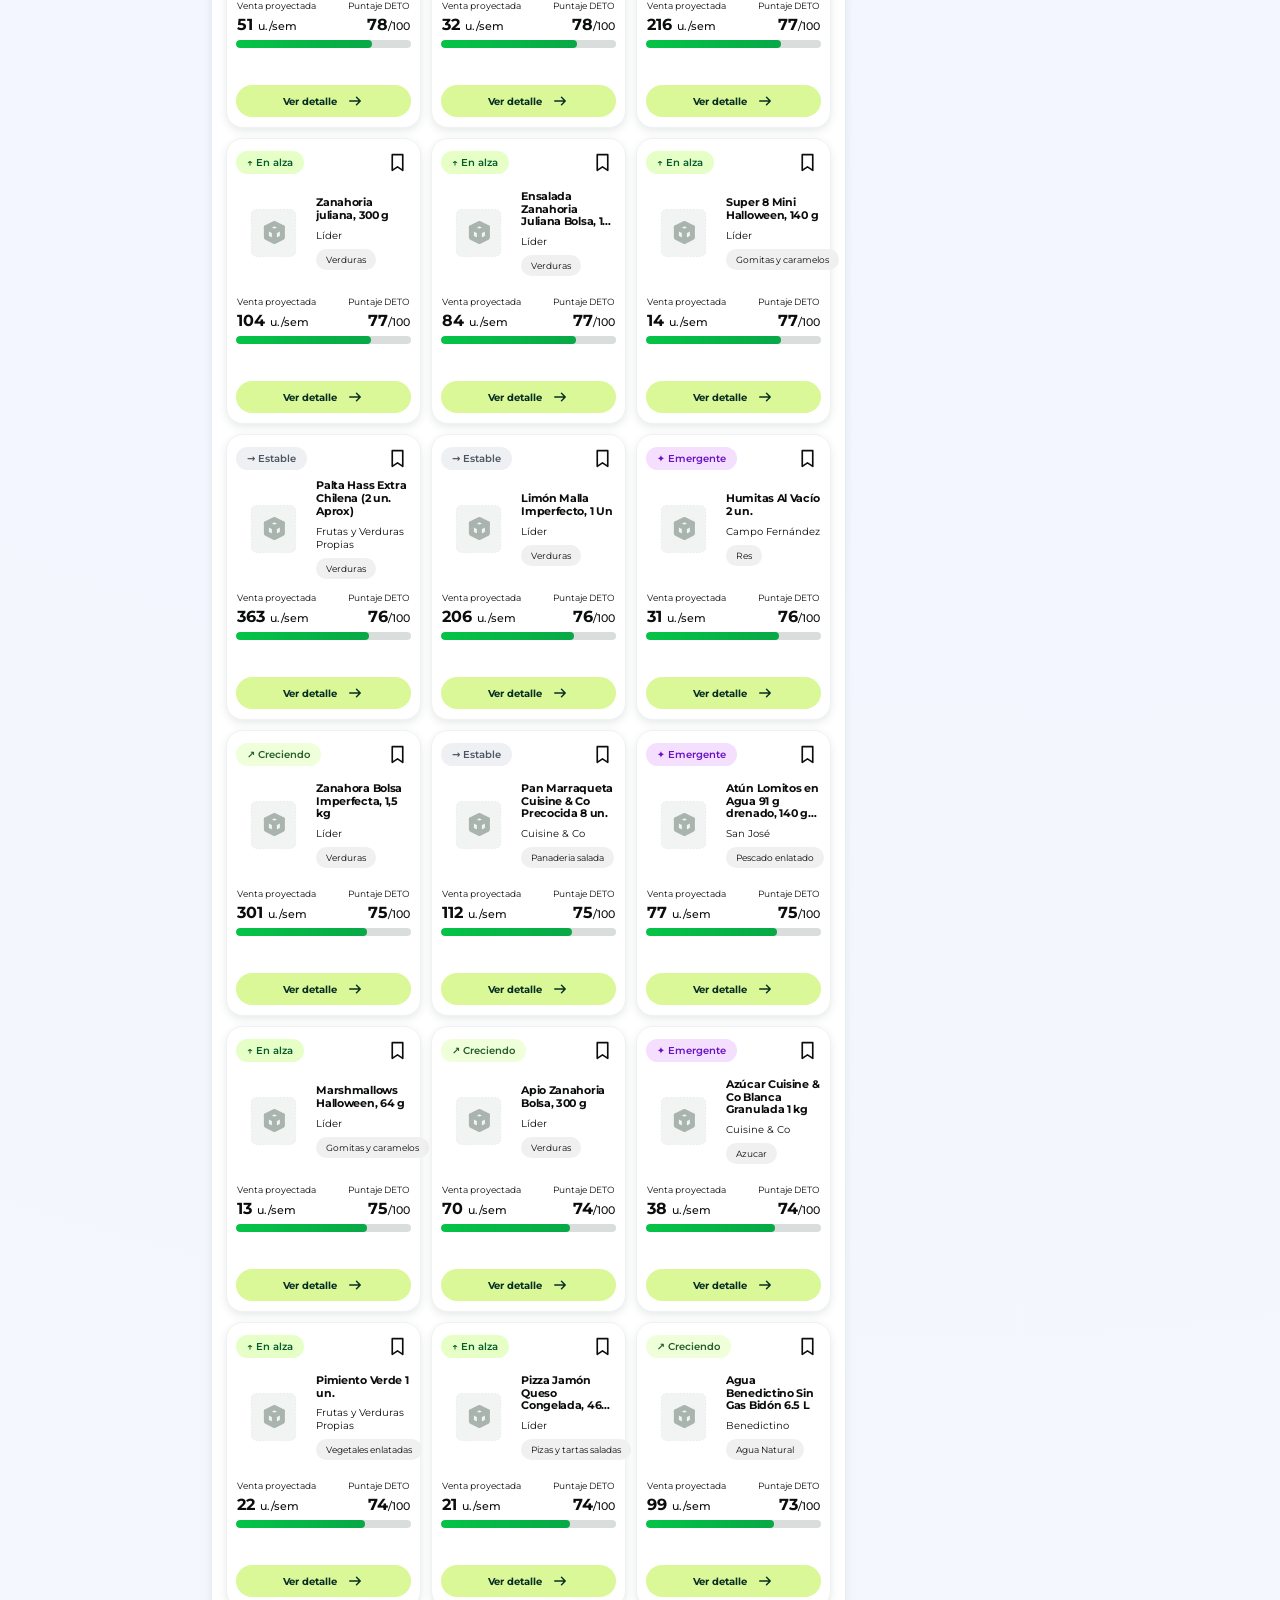
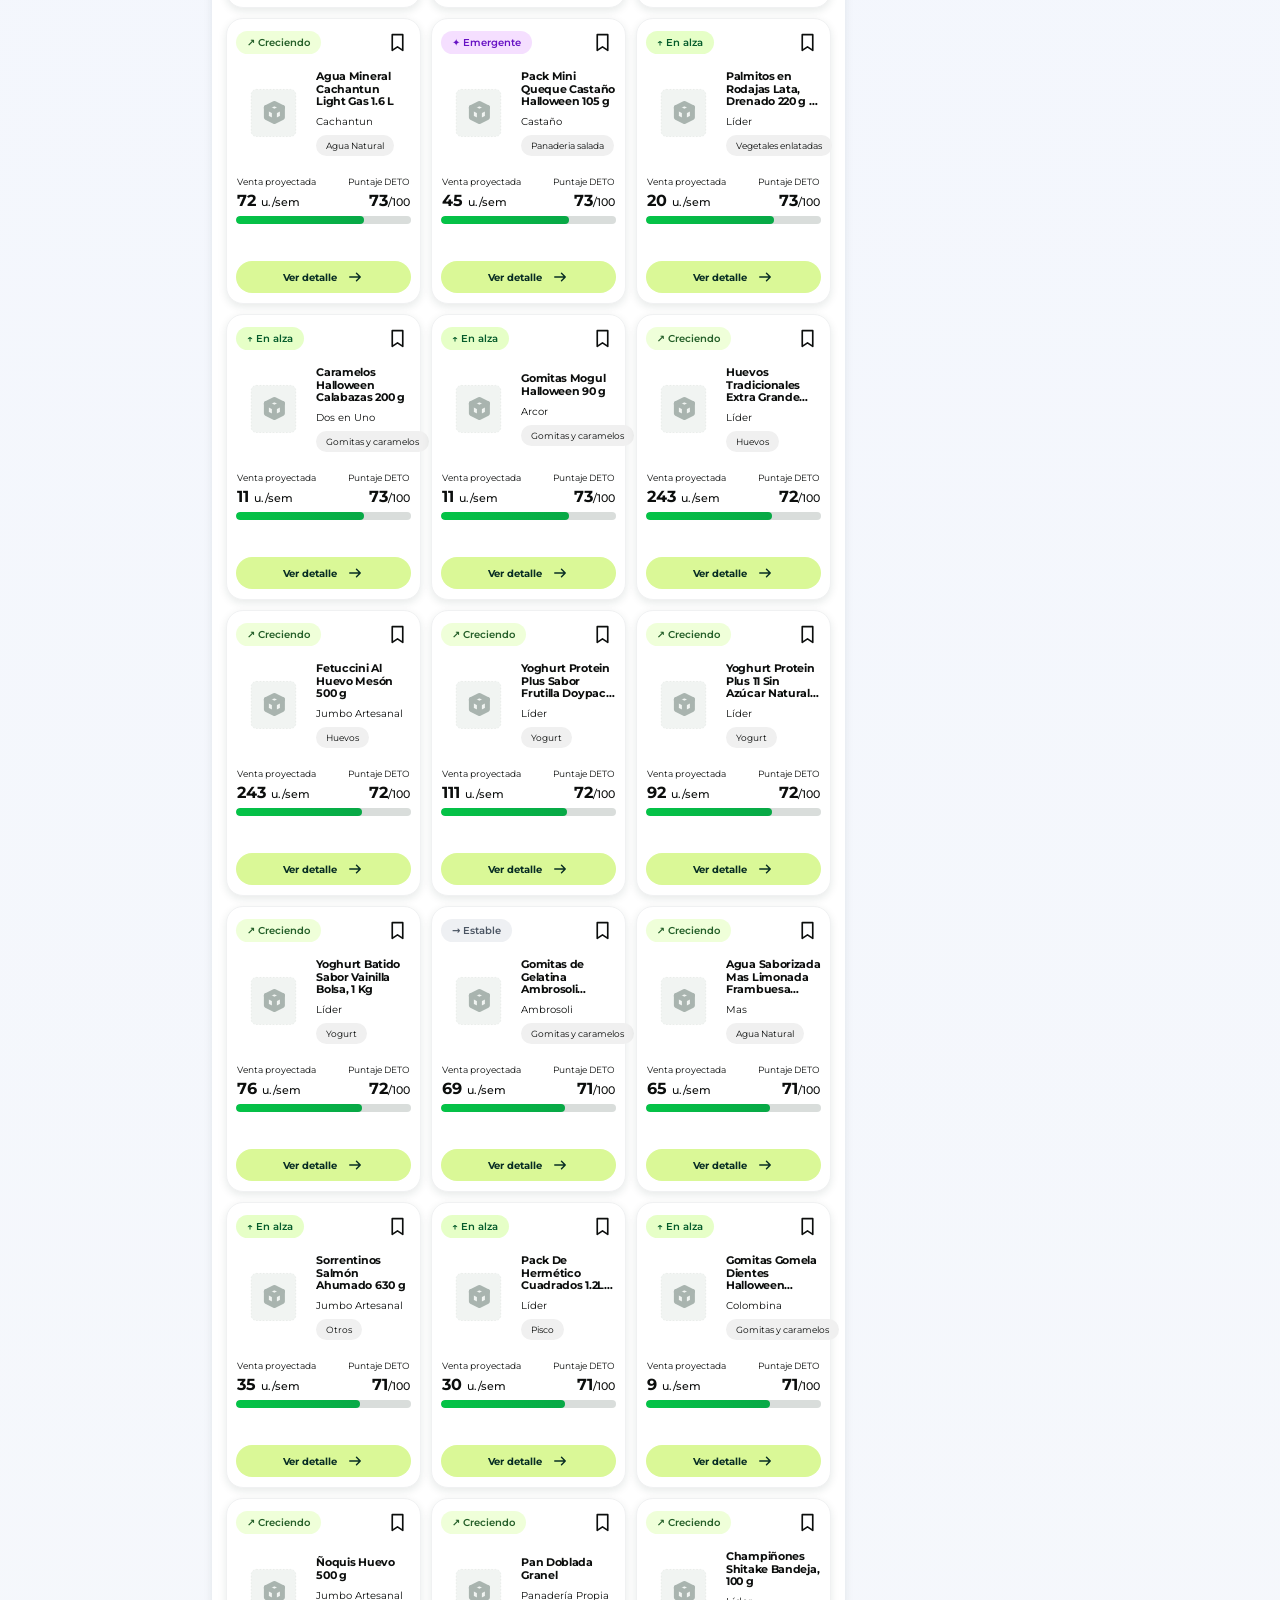
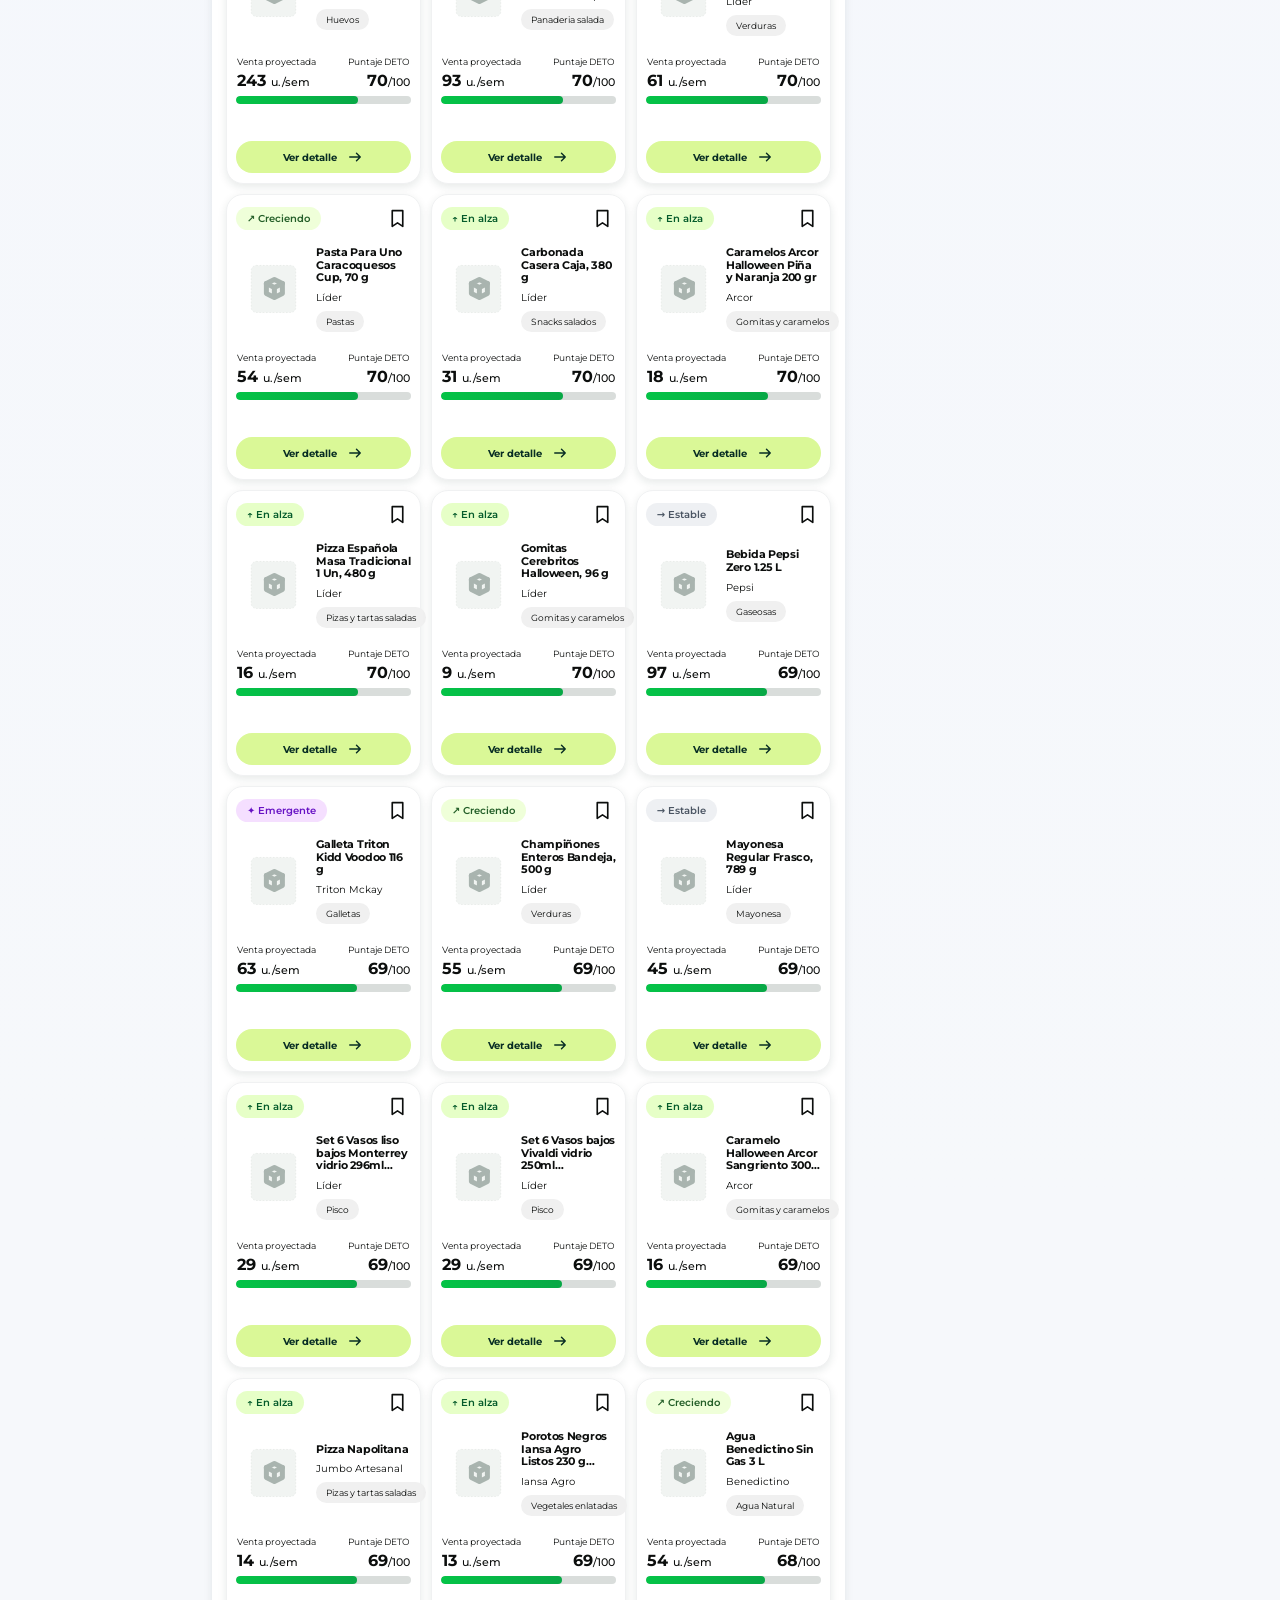
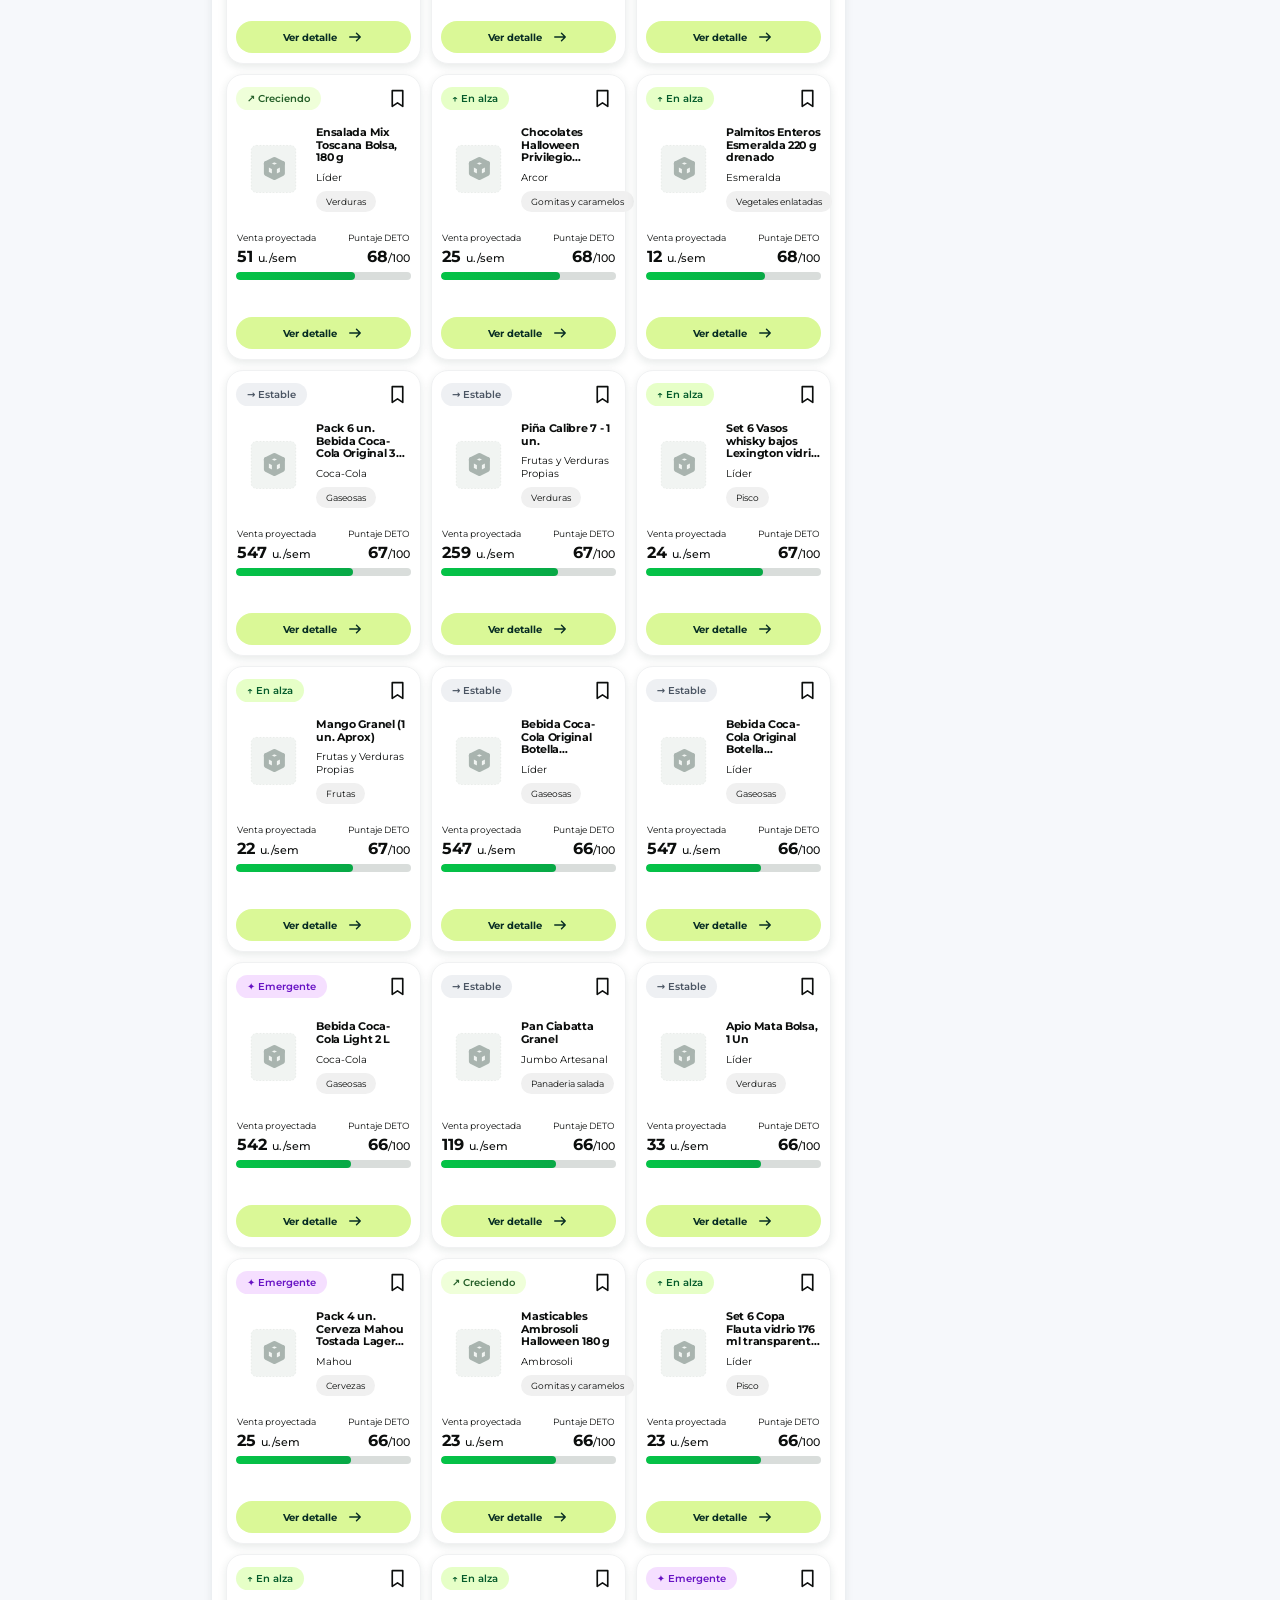
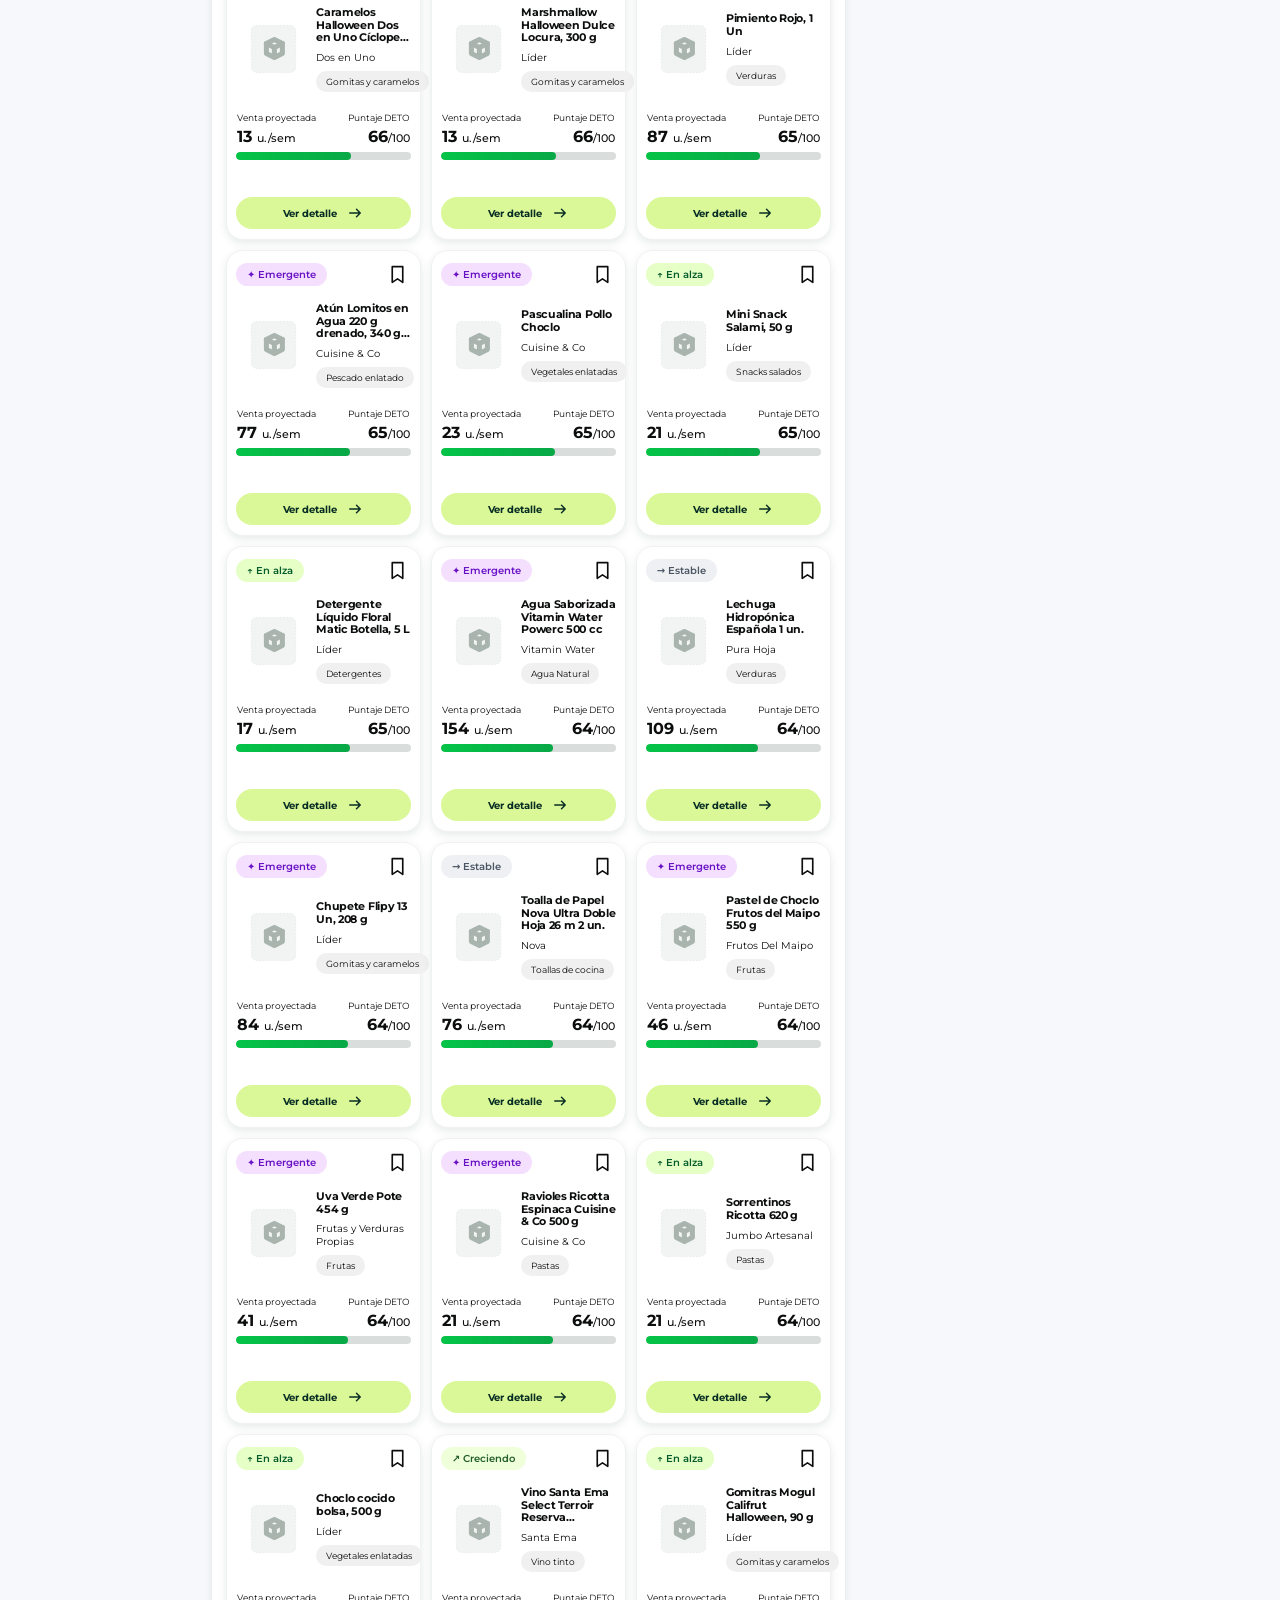
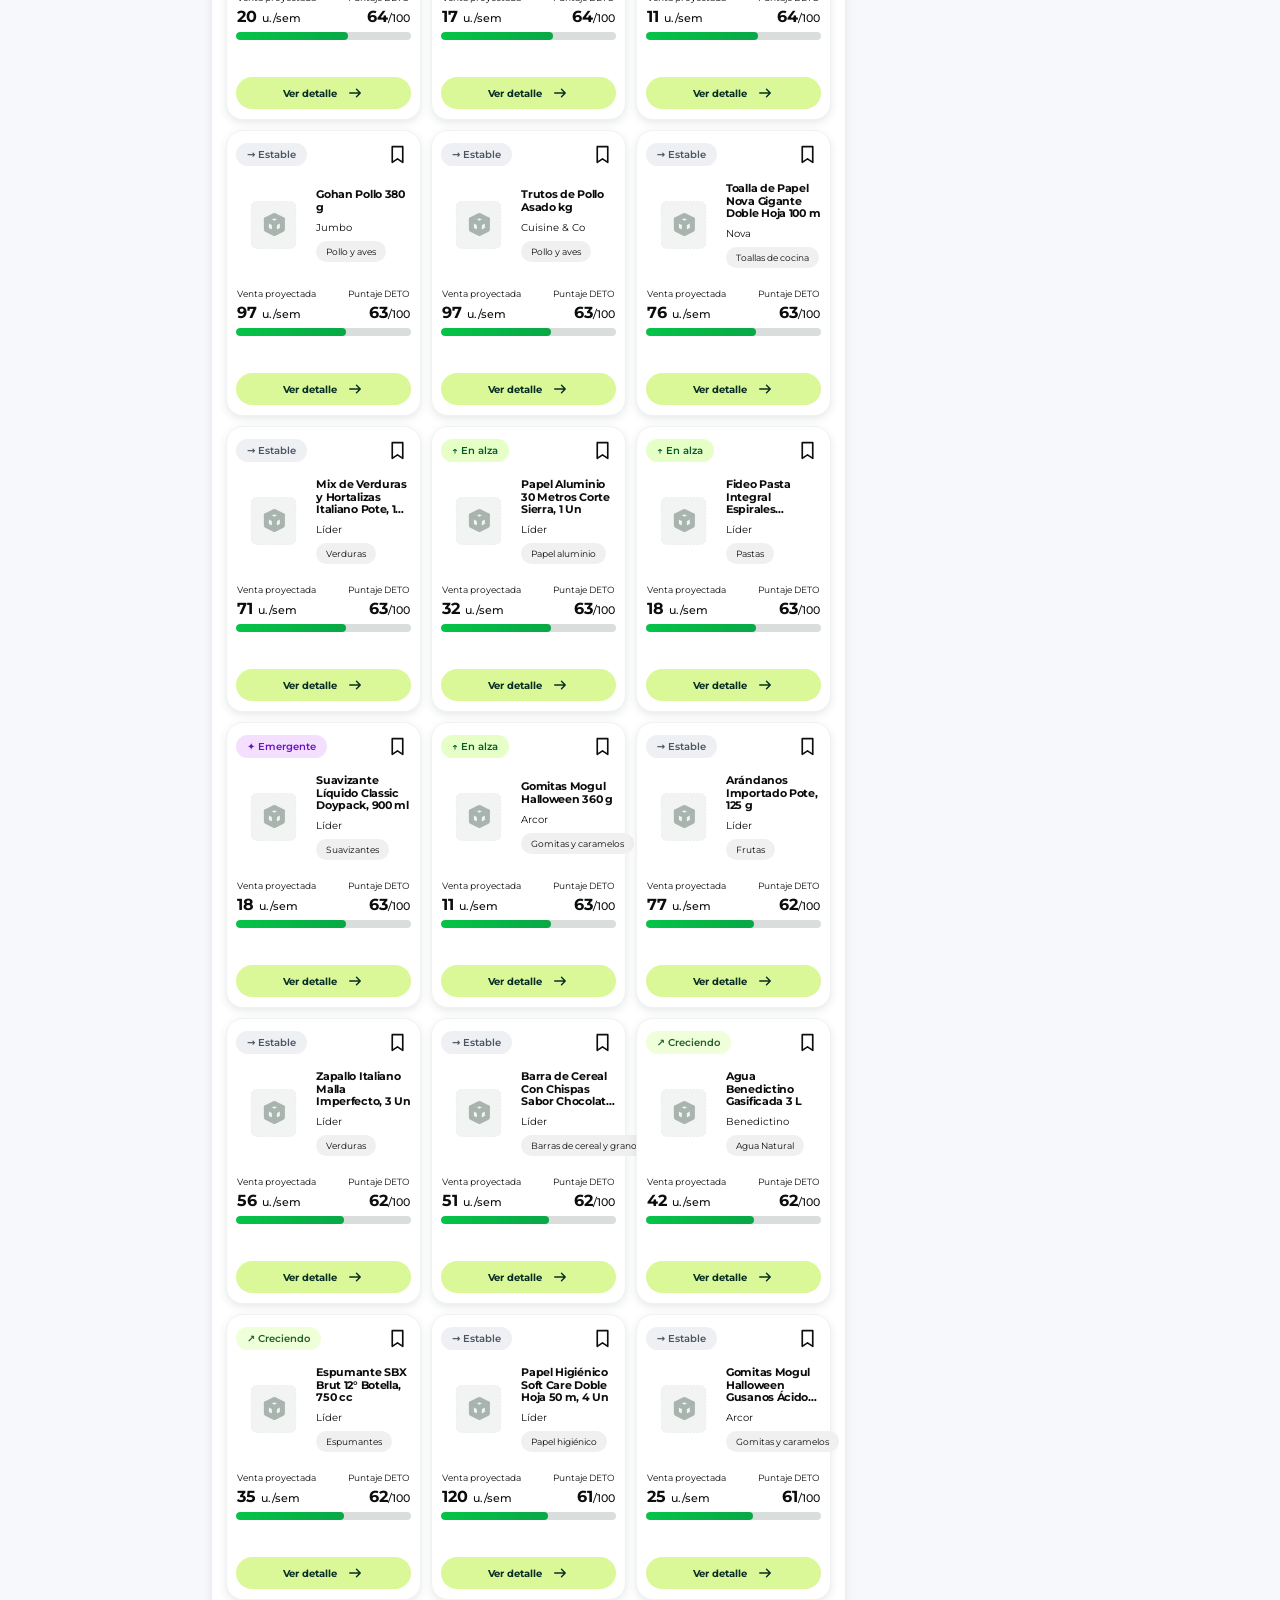
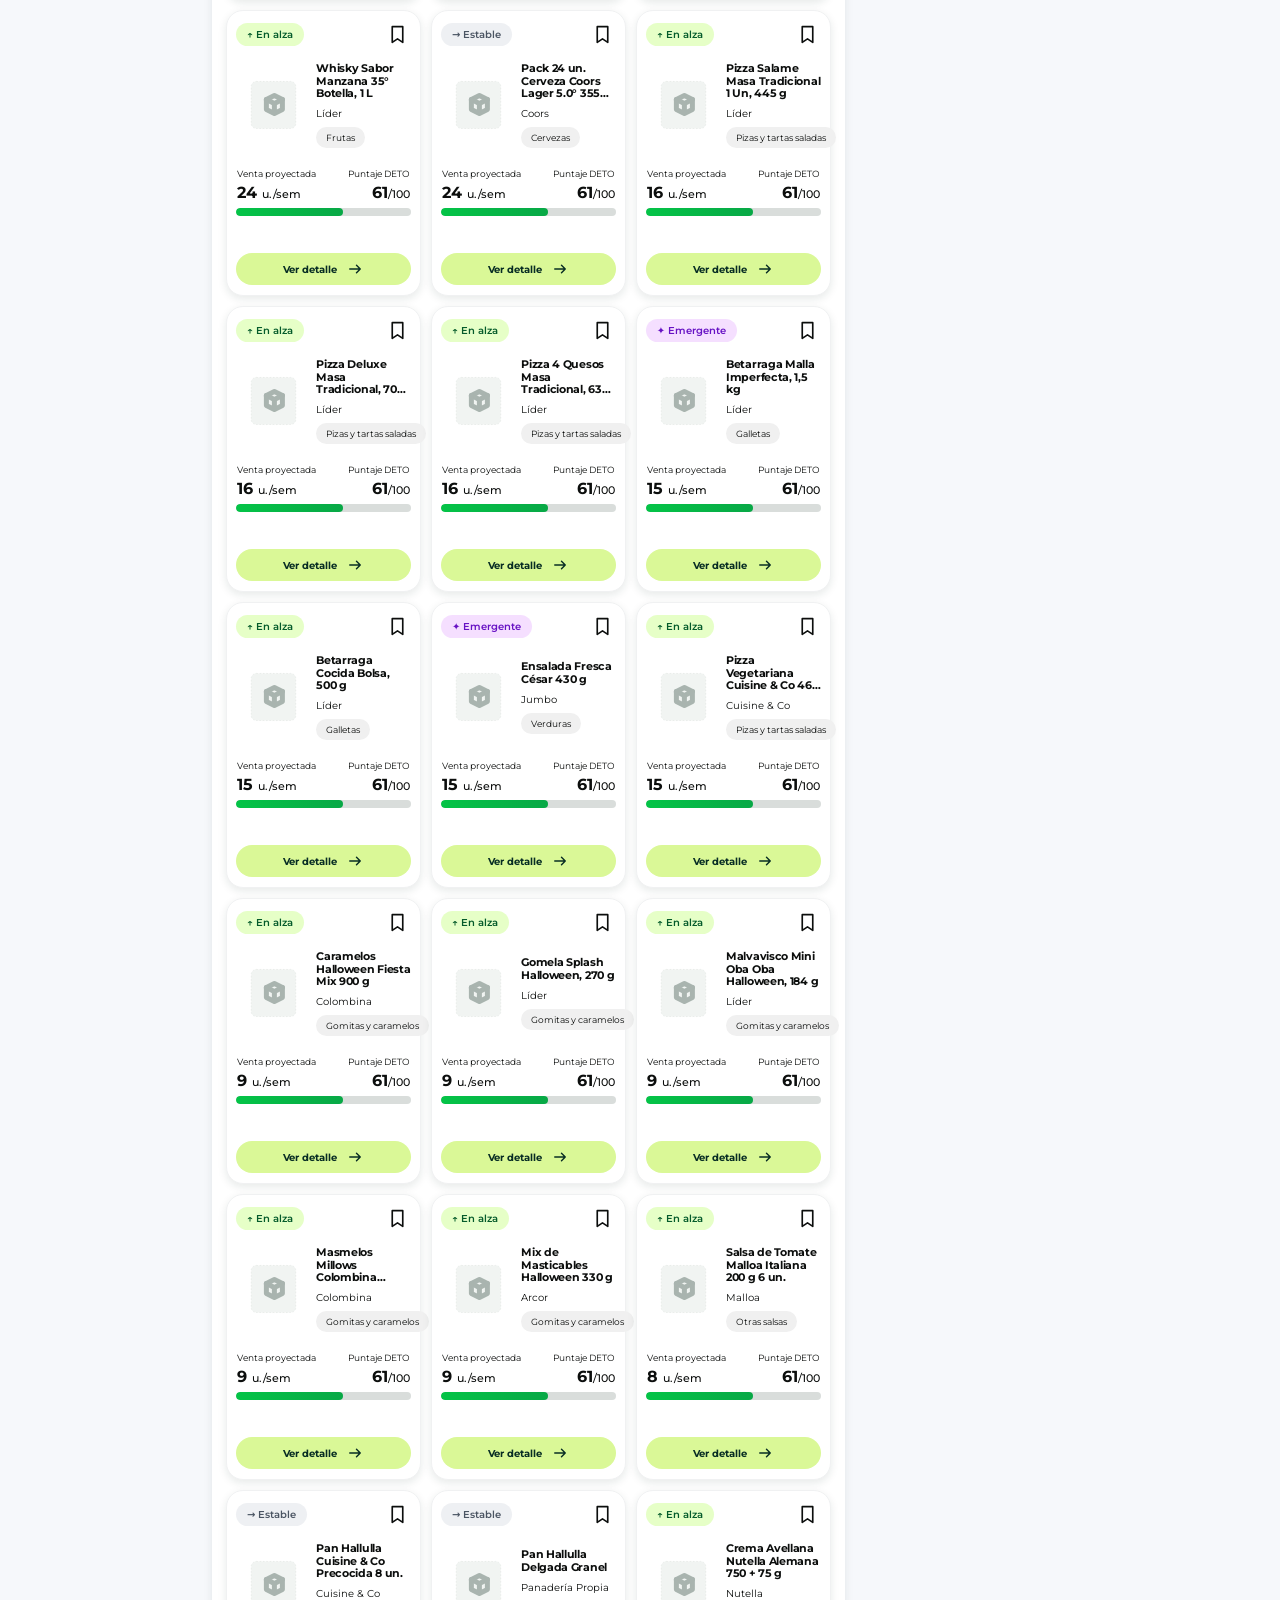
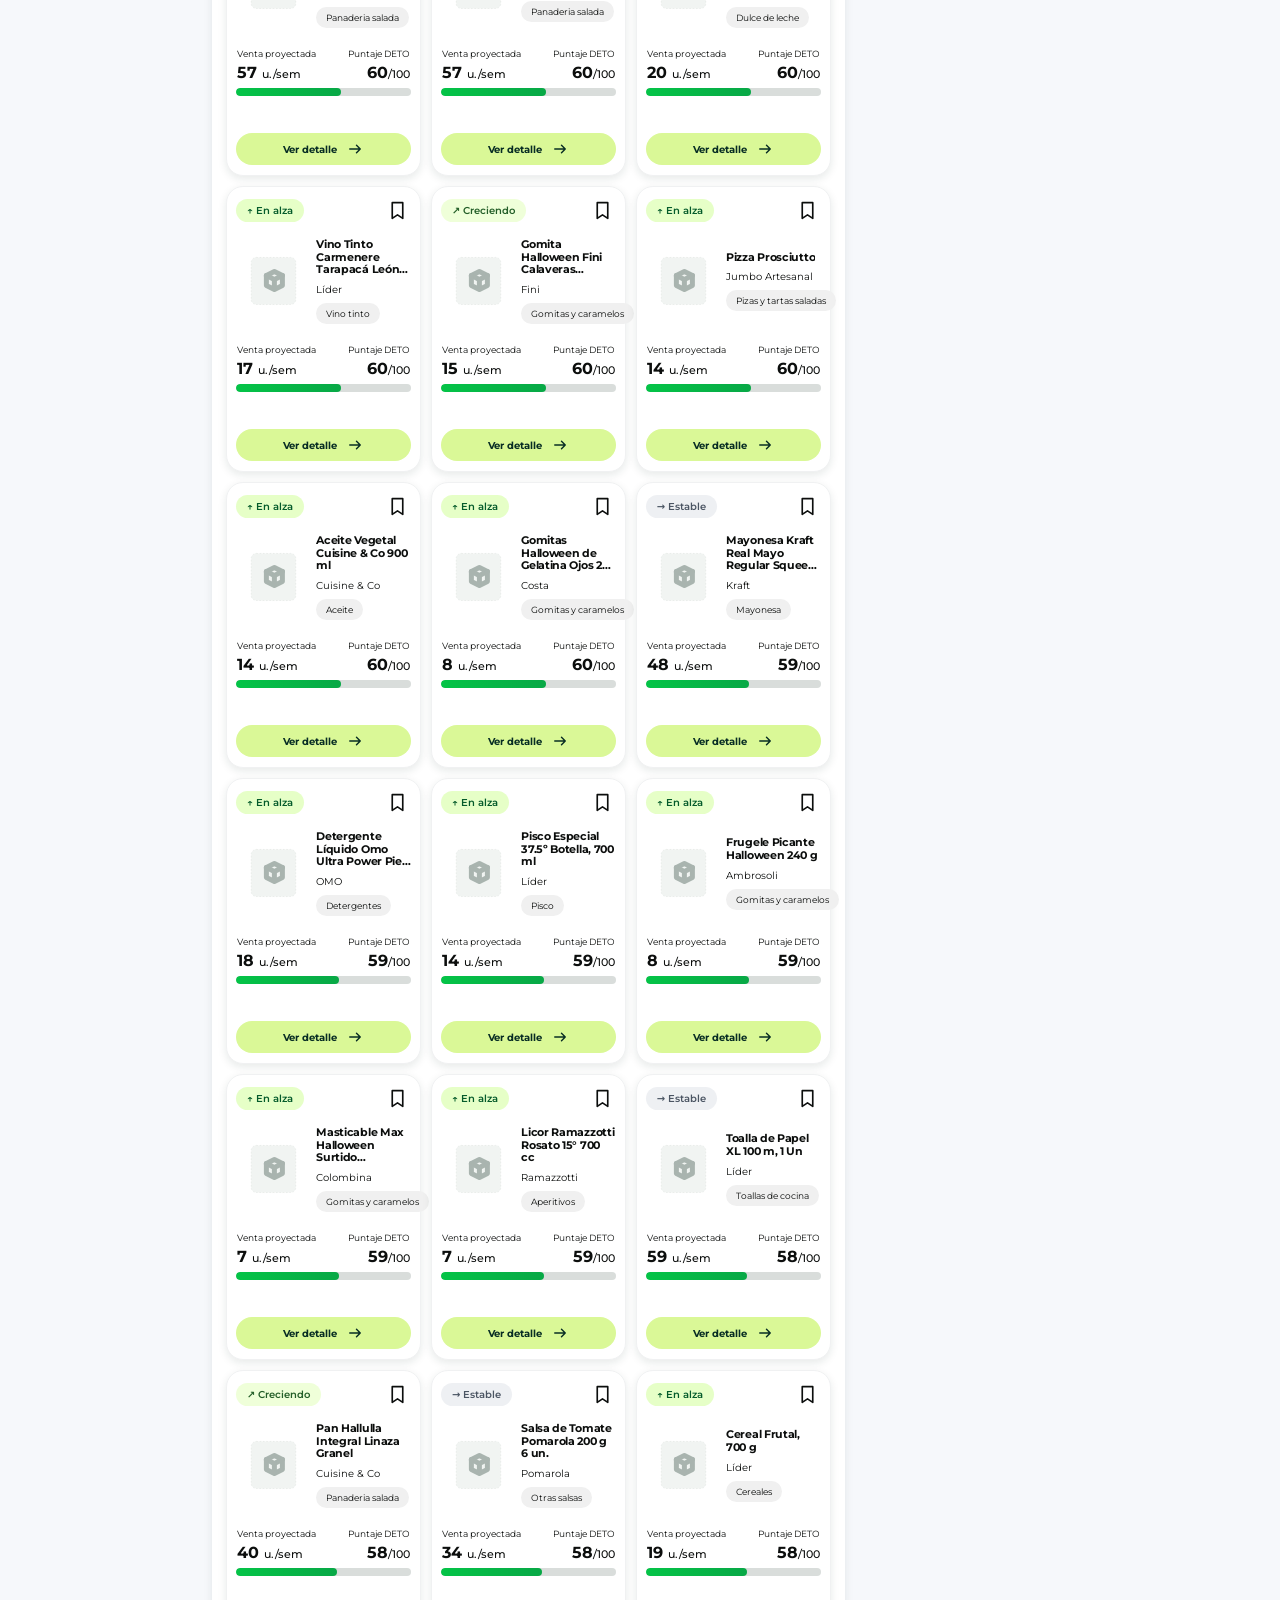
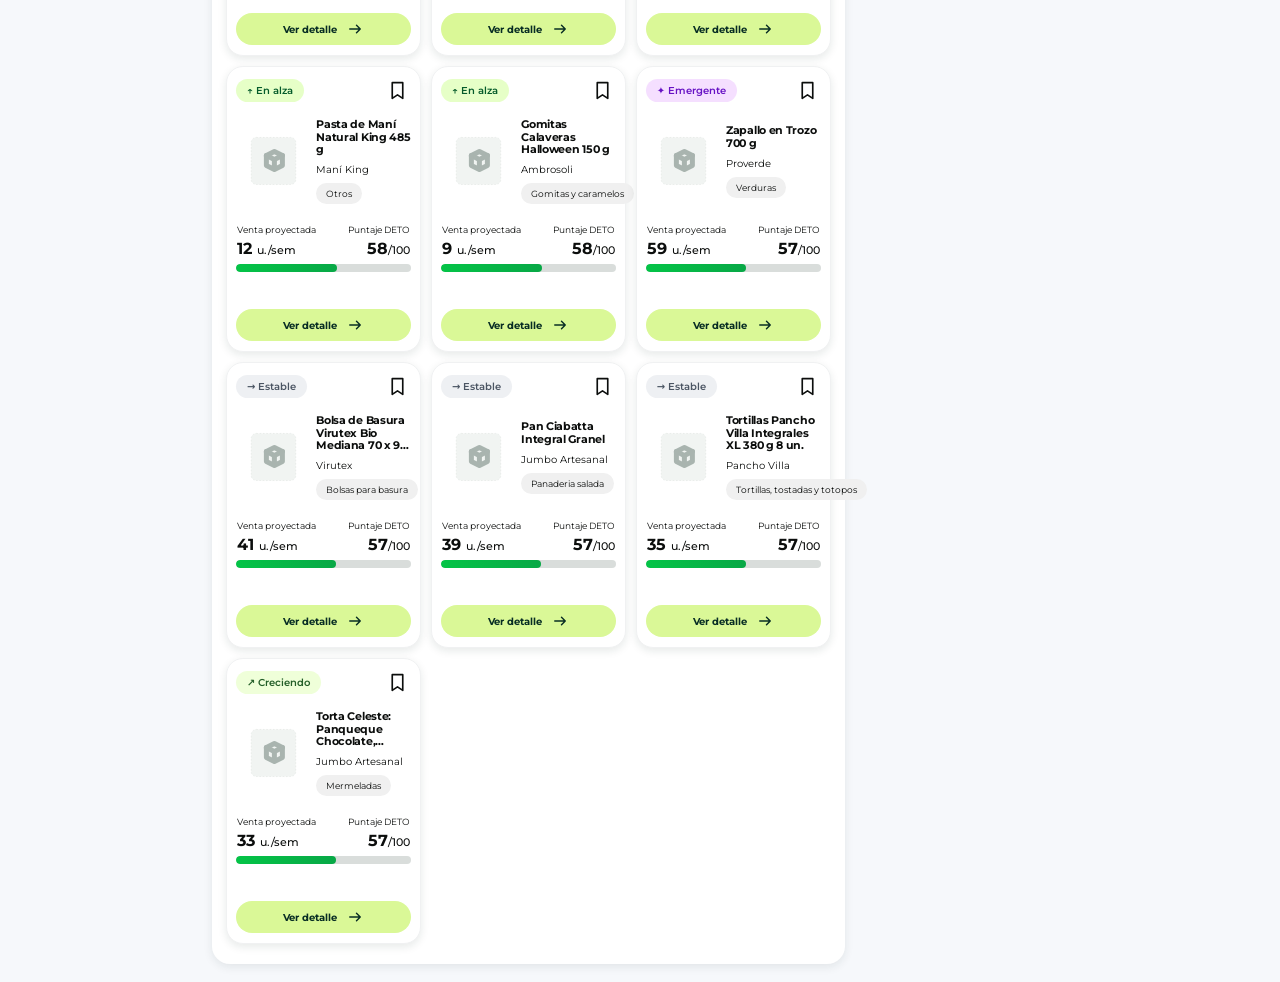
<file: tendencias.html>
<!doctype html>
<html lang="es">
<head>
  <meta charset="utf-8">
  <meta name="viewport" content="width=device-width, initial-scale=1">
  <title>DETO · Tendencias</title>
  <link rel="stylesheet" href="css/fonts.css">
  <link rel="stylesheet" href="css/tokens.css">
  <link rel="stylesheet" href="css/base.css">
  <link rel="stylesheet" href="css/sidebar.css">
  <link rel="stylesheet" href="css/header.css">
  <link rel="stylesheet" href="css/tendencias.css" data-page-css>
</head>
<body data-page="tendencias">
  <div class="app-shell">
    <div data-include="components/sidebar.html"></div>

    <div class="app-main">
      <div data-include="components/header.html"></div>

      <main class="tend" id="contenido" data-preload="assets/img/tendencia-matcha-latte.png assets/img/tendencia-oreo-halloween.png assets/img/tendencia-electrolit-uva.png assets/img/tendencia-takis-fuego.png assets/img/tendencia-chocolate-sahne-nuss.png assets/img/tendencia-yogurt-griego.png">
        <section class="tend-head" aria-label="Encabezado de Tendencias">
          <div>
            <h1 class="tend-head__title">Tendencias</h1>
            <p class="tend-head__text">Descubre y evalúa oportunidades de surtido para Turbo.</p>
          </div>
          <div class="scope" role="group" aria-label="Mostrar oportunidades">
            <button class="scope__btn is-active tap" type="button" data-scope="todas" aria-pressed="true">Todas</button>
            <button class="scope__btn tap" type="button" data-scope="guardados" aria-pressed="false"><span class="ico ico--guardar" aria-hidden="true"></span>Guardados</button>
          </div>
          <button class="btn-add tap" type="button" data-add><span class="ico ico--mas" aria-hidden="true"></span>Agregar oportunidad</button>
        </section>

        <div class="layout is-panel-closed" data-layout>
          <section class="opps" aria-label="Oportunidades">
            <div class="filters" data-filters>
              <!-- Los desplegables los genera js/tendencias.js a partir de los datos -->
              <div class="adv" data-adv>
                <button class="filter-button tap" type="button" aria-expanded="false" aria-controls="adv-panel" data-adv-toggle>
                  <span class="ico ico--filtros" aria-hidden="true"></span>Filtros<i data-adv-dot aria-hidden="true"></i><b data-adv-count hidden></b>
                </button>
                <div class="adv-panel" id="adv-panel" role="dialog" aria-label="Filtros avanzados" hidden>
                  <div class="adv-panel__head">
                    <div><strong>Filtros avanzados</strong><span>Refina las oportunidades visibles</span></div>
                    <button class="icon-btn tap" type="button" aria-label="Cerrar filtros" data-adv-close><span class="ico ico--cerrar" aria-hidden="true"></span></button>
                  </div>
                  <section class="adv-sec">
                    <div class="adv-label"><strong>Puntaje DETO</strong><span data-adv-out="score">0–100</span></div>
                    <label><span>Mínimo</span><input type="range" min="0" max="100" value="0" data-adv="scoreMin"></label>
                    <label><span>Máximo</span><input type="range" min="0" max="100" value="100" data-adv="scoreMax"></label>
                  </section>
                  <section class="adv-sec">
                    <div class="adv-label"><strong>Venta proyectada</strong><span>u./sem</span></div>
                    <div class="adv-sales">
                      <label><span>Mínimo</span><input type="number" min="0" max="300" value="0" data-adv="salesMin"></label>
                      <label><span>Máximo</span><input type="number" min="0" max="300" value="300" data-adv="salesMax"></label>
                    </div>
                  </section>
                  <section class="adv-sec">
                    <div class="adv-label"><strong>Estado de tendencia</strong></div>
                    <div class="adv-checks" data-adv-trends></div>
                  </section>
                  <section class="adv-sec">
                    <div class="adv-label"><strong>Crecimiento de demanda</strong><span data-adv-out="growth">Mín. +0%</span></div>
                    <input class="adv-growth" type="range" min="0" max="100" value="0" data-adv="growthMin" aria-label="Crecimiento mínimo de demanda">
                  </section>
                  <div class="adv-actions">
                    <button class="adv-clear tap" type="button" data-adv-clear>Limpiar filtros</button>
                    <button class="adv-apply tap" type="button" data-adv-apply>Aplicar filtros</button>
                  </div>
                </div>
              </div>
            </div>

            <div class="active-filters" data-active-filters hidden aria-label="Filtros activos"></div>

            <div class="controls">
              <strong class="controls__count" data-count aria-live="polite"></strong>
              <div class="controls__right">
                <span class="controls__sort">Ordenar por: <b>Mayor puntaje</b><span class="ico ico--chevron-abajo" aria-hidden="true"></span></span>
                <div class="views" role="group" aria-label="Tipo de vista">
                  <button class="view is-active tap" type="button" data-view="grid" aria-label="Vista en grilla" aria-pressed="true"><span class="ico ico--vista-grilla" aria-hidden="true"></span></button>
                  <button class="view tap" type="button" data-view="list" aria-label="Vista en lista" aria-pressed="false"><span class="ico ico--vista-lista" aria-hidden="true"></span></button>
                </div>
              </div>
            </div>

            <div class="grid" data-grid></div>

            <div class="list" data-list role="table" aria-label="Oportunidades en lista" hidden>
              <div class="list-header" role="row">
                <span role="columnheader">Producto ↓</span>
                <span role="columnheader">Categoría</span>
                <span role="columnheader">Venta proyectada</span>
                <span role="columnheader">Cantidad</span>
                <span role="columnheader">Puntaje DETO <span class="info" aria-hidden="true">ⓘ</span></span>
                <span role="columnheader">Tendencia</span>
                <span role="columnheader"><span class="sr-only">Acciones</span></span>
              </div>
              <div data-list-body></div>
            </div>

            <div class="empty" data-empty hidden>
              <strong data-empty-title></strong>
              <span data-empty-hint hidden>Prueba ajustando o limpiando los filtros aplicados.</span>
              <button type="button" data-clear-all hidden>Limpiar filtros</button>
            </div>
          </section>

          <!-- Panel de detalle: único para vista card y vista fila -->
          <aside class="detail" data-detail hidden aria-label="Detalle de la tendencia">
            <button class="detail__close tap" type="button" aria-label="Cerrar detalle" data-close><span class="ico ico--cerrar" aria-hidden="true"></span></button>

            <div data-detail-body>
              <section class="hero">
                <div class="hero__img"><img data-d="image" alt="" width="118" height="142"></div>
                <div class="hero__intro">
                  <span class="badge" data-d="badge"></span>
                  <h2 data-d="name"></h2>
                  <p data-d="meta"></p>
                  <span class="catalog-status" data-d="status"></span>
                </div>
                <button class="hero__save tap" type="button" data-save aria-pressed="false" aria-label="Guardar producto"><span class="ico ico--guardar" aria-hidden="true"></span></button>
              </section>

              <section class="reco">
                <div class="reco__score"><span>Puntaje DETO</span><strong><span data-d="score"></span><small>/100</small></strong></div>
                <div class="reco__text">
                  <span class="ico ico--estrella" aria-hidden="true"></span>
                  <div><strong>Alta recomendación</strong><span>Fuerte crecimiento de demanda y alta evidencia en redes.</span></div>
                </div>
              </section>

              <div class="tabs" role="tablist" aria-label="Secciones del detalle" data-tabs>
                <button class="tabs__btn tap" role="tab" type="button" id="tab-demanda" aria-controls="panel-demanda" aria-selected="false" tabindex="-1" data-tab="demanda">Demanda</button>
                <button class="tabs__btn tap" role="tab" type="button" id="tab-senales" aria-controls="panel-senales" aria-selected="true" tabindex="0" data-tab="senales">Señales</button>
                <button class="tabs__btn tap" role="tab" type="button" id="tab-mercado" aria-controls="panel-mercado" aria-selected="false" tabindex="-1" data-tab="mercado">Mercado</button>
                <button class="tabs__btn tap" role="tab" type="button" id="tab-incorporacion" aria-controls="panel-incorporacion" aria-selected="false" tabindex="-1" data-tab="incorporacion">Incorporación</button>
              </div>

              <div class="tabpanels">
                <!-- DEMANDA -->
                <div class="tabpanel tabpanel--demanda" role="tabpanel" id="panel-demanda" aria-labelledby="tab-demanda" tabindex="0" hidden>
                  <section class="chart-block" aria-label="Evolución de demanda estimada">
                    <div class="chart-heading">
                      <div>
                        <strong>Evolución de demanda estimada</strong>
                        <span class="chart-info-wrap">
                          <button class="chart-info" type="button" aria-label="Información sobre la evolución de demanda" aria-describedby="demand-info-tooltip">i</button>
                          <span class="chart-info-tooltip" id="demand-info-tooltip" role="tooltip">Unidades diarias vendidas en Turbo de los productos análogos (directos peso 1, cercanos 0,5, diferentes 0,25), del 1 al 14 de octubre de 2026. La venta proyectada es el promedio ponderado semanal.</span>
                        </span>
                      </div>
                      <small>Análogos en Turbo · 1–14 oct 2026</small>
                    </div>
                    <div class="chart-plot" data-chart-plot>
                      <div class="chart-tooltip is-final" data-chart-tip><small data-chart-tip-week hidden></small><strong data-chart-tip-value></strong></div>
                      <svg class="chart" viewBox="0 0 420 145" preserveAspectRatio="none" role="img" data-chart-svg>
                        <defs>
                          <linearGradient id="demand-area-fill" x1="0" y1="0" x2="0" y2="1">
                            <stop offset="0" stop-color="#a8ed68" stop-opacity=".48"/>
                            <stop offset=".64" stop-color="#cfff9e" stop-opacity=".22"/>
                            <stop offset="1" stop-color="#efffd9" stop-opacity=".04"/>
                          </linearGradient>
                        </defs>
                        <line class="chart-guide" x1="8" x2="408" y1="80" y2="80"/>
                        <line class="chart-baseline" x1="8" x2="408" y1="130" y2="130"/>
                        <path data-chart-area fill="url(#demand-area-fill)"/>
                        <path class="demand-line" data-chart-line/>
                        <g data-chart-hover hidden>
                          <line class="demand-hover-guide" y1="8" y2="130" data-hover-guide/>
                          <circle class="demand-hover-ring" r="6" data-hover-ring/>
                          <circle class="demand-hover-point" r="3.8" data-hover-point/>
                        </g>
                        <circle class="demand-end-ring" cx="408" r="6" data-chart-end-ring/>
                        <circle class="demand-end" cx="408" r="3.8" data-chart-end/>
                      </svg>
                      <div class="chart-axis" aria-hidden="true"><span>1 oct</span><span>4 oct</span><span>7 oct</span><span>11 oct</span><span>14 oct</span></div>
                    </div>
                    <div class="chart-metrics">
                      <div class="dmetric">
                        <span class="dmetric__icon"><span class="ico ico--carrito" aria-hidden="true"></span></span>
                        <div><span>Venta proyectada</span><strong><span data-d="sales"></span> <small>u./sem</small></strong></div>
                        <b data-d="growth-pill"></b>
                      </div>
                      <div class="dmetric dmetric--growth">
                        <span class="dmetric__icon"><span class="ico ico--barras" aria-hidden="true"></span></span>
                        <div><span>Crecimiento (sem 2 vs 1)</span><strong data-d="growth"></strong></div>
                      </div>
                    </div>
                  </section>
                </div>

                <!-- SEÑALES -->
                <div class="tabpanel tabpanel--senales" role="tabpanel" id="panel-senales" aria-labelledby="tab-senales" tabindex="0">
                  <h3 class="tab-title">Señales de tendencia <span class="info" title="Información" aria-hidden="true">ⓘ</span></h3>
                  <ul class="signals" data-signals></ul>
                  <section class="emo" data-emociones aria-label="Emociones del consumidor (IA simulada)"></section>
                </div>

                <!-- MERCADO -->
                <div class="tabpanel tabpanel--mercado" role="tabpanel" id="panel-mercado" aria-labelledby="tab-mercado" tabindex="0" hidden>
                  <h3 class="tab-title">Panorama de mercado <span class="info" title="Información" aria-hidden="true">ⓘ</span></h3>
                  <div data-market></div>
                </div>

                <!-- INCORPORACIÓN -->
                <div class="tabpanel tabpanel--incorporacion" role="tabpanel" id="panel-incorporacion" aria-labelledby="tab-incorporacion" tabindex="0" hidden>
                  <h3 class="tab-title">Desglose del puntaje <span class="info" title="Información" aria-hidden="true">ⓘ</span></h3>
                  <div class="breakdown" data-breakdown></div>
                  <div class="highlights">
                    <div><span class="ico ico--carrito" aria-hidden="true"></span><span>Potencial de venta<strong><span data-d="sales"></span> <small>u./sem</small></strong></span></div>
                    <div><span class="ico ico--crecimiento" aria-hidden="true"></span><span>Crecimiento<small>(sem 2 vs 1)</small><strong data-d="growth"></strong></span></div>
                    <div><span class="ico ico--barras" aria-hidden="true"></span><span>Confianza<strong class="confidence">Alta</strong></span></div>
                  </div>
                </div>
              </div>

              <div class="actions">
                <button class="actions__save tap" type="button" data-save aria-pressed="false"><span class="ico ico--guardar" aria-hidden="true"></span><span data-save-label>Guardar</span></button>
                <button class="actions__primary tap" type="button">Evaluar incorporación <span class="ico ico--flecha-derecha" aria-hidden="true"></span></button>
              </div>
            </div>
          </aside>
        </div>

      <!-- Card: una sola plantilla; sus estados se controlan con data-state / data-saved -->
      <template id="tpl-card">
        <article class="card-t" data-state="default" data-saved="false">
          <div class="card-t__top">
            <span class="badge"></span>
            <button class="save tap" type="button" aria-pressed="false"><span class="ico ico--guardar" aria-hidden="true"></span></button>
          </div>
          <div class="card-t__main">
            <div class="card-t__img"><img alt="" width="105" height="105"></div>
            <div class="card-t__copy">
              <h3><button class="select" type="button" aria-pressed="false"></button></h3>
              <p class="brand"></p>
              <span class="category"></span>
            </div>
          </div>
          <div class="metrics">
            <div><span>Venta proyectada</span><strong><span class="sales"></span> <small>u./sem</small></strong></div>
            <div class="metrics__score"><span>Puntaje DETO</span><strong><span class="score"></span><small>/100</small></strong></div>
          </div>
          <div class="progress" aria-hidden="true"><span></span></div>
          <button class="detail-btn tap" type="button">Ver detalle <span class="ico ico--flecha-derecha" aria-hidden="true"></span></button>
        </article>
      </template>

      <!-- Fila: una sola plantilla; mismos estados que la card -->
      <template id="tpl-row">
        <article class="row-t" role="row" data-state="default" data-saved="false">
          <div class="row-t__product" role="cell">
            <img alt="" width="48" height="60">
            <div>
              <strong><button class="select" type="button" aria-pressed="false"></button></strong>
              <span class="brand"></span>
              <span class="badge"></span>
            </div>
          </div>
          <span class="category" role="cell"></span>
          <strong class="row-t__sales" role="cell"><span class="sales"></span> <small>u./sem</small></strong>
          <strong class="row-t__qty" role="cell"></strong>
          <strong class="row-t__score" role="cell"><span class="score"></span><small>/100</small></strong>
          <div class="row-t__progress" role="cell" aria-hidden="true"><span></span></div>
          <span role="cell"><button class="row-t__arrow tap" type="button"><span class="ico ico--chevron-derecha" aria-hidden="true"></span></button></span>
        </article>
      </template>
      </main>
    </div>
  </div>

  <script src="js/include.js"></script>
  <script src="data/imagenes.js"></script>
  <script src="data/fotos-jumbo.js"></script>
  <script src="js/imagenes.js"></script>
  <script src="js/app.js"></script>
  <script src="js/informe.js"></script>
  <script src="data/taxonomia.js" data-page-js></script>
  <script src="data/deto-real.js" data-page-js></script>
  <script src="js/guardados.js" data-page-js></script>
  <script src="js/emociones.js" data-page-js></script>
  <script src="js/tendencias.js" data-page-js></script>
</body>
</html>
</file>
<file: css/fonts.css>
/* Montserrat (latin) — archivos locales en assets/fonts */
@font-face { font-family: "Montserrat"; font-style: normal; font-weight: 400; font-display: swap; src: url("../assets/fonts/montserrat-latin-400-normal.woff2") format("woff2"); }
@font-face { font-family: "Montserrat"; font-style: normal; font-weight: 500; font-display: swap; src: url("../assets/fonts/montserrat-latin-500-normal.woff2") format("woff2"); }
@font-face { font-family: "Montserrat"; font-style: normal; font-weight: 600; font-display: swap; src: url("../assets/fonts/montserrat-latin-600-normal.woff2") format("woff2"); }
@font-face { font-family: "Montserrat"; font-style: normal; font-weight: 700; font-display: swap; src: url("../assets/fonts/montserrat-latin-700-normal.woff2") format("woff2"); }
@font-face { font-family: "Montserrat"; font-style: normal; font-weight: 800; font-display: swap; src: url("../assets/fonts/montserrat-latin-800-normal.woff2") format("woff2"); }
</file>
<file: css/tokens.css>
/* Tokens del Home DETO — valores tomados de los frames de Figma 506:11 / 506:1056 / 506:2100 (1280×1080) */
:root {
  /* Tipografía */
  --font: "Montserrat", system-ui, -apple-system, "Segoe UI", sans-serif;
  --fw-regular: 400;
  --fw-medium: 500;
  --fw-semibold: 600;
  --fw-bold: 700;
  --fw-extrabold: 800;

  /* Layout */
  --sidebar-w: 190px;
  --header-h: 60px;

  /* Superficies */
  --c-canvas: #f6f8fb;
  --c-page: #f5f7f9;
  --c-white: #ffffff;
  --c-header: rgba(250, 252, 255, 0.78);

  /* Texto */
  --c-ink: #111827;
  --c-ink-strong: #0c0e0d;
  --c-ink-2: #282828;
  --c-ink-3: #4e4e4e;
  --c-muted: #696969;
  --c-muted-2: #717171;
  --c-muted-3: #898989;
  --c-placeholder: #777d7b;
  --c-out-of-month: #b3b8b5;

  /* Bordes */
  --c-border: #e5e7eb;
  --c-border-header: #e7ebef;
  --c-border-search: #e7e9ed;
  --c-divider: #dfe2e8;

  /* Verdes */
  --c-brand: #1d4740;
  --c-badge: #099763;
  --c-badge-soft-bg: #dcfce7;
  --c-badge-soft-fg: #166534;
  --c-trend: #08a742;
  --c-chip-up: #eafbd5;
  --c-article: #f1f9ea;
  --c-lime-soft: #e2f9b4;
  --c-event-icon-bg: #effbda;
  --c-event-bg: #f5f9f1;
  --c-event-border: rgba(213, 240, 194, 0.5);

  /* Naranjas */
  --c-orange: #ff642d;
  --c-orange-dot: #ff7a48;
  --c-orange-notif: #ff6b00;
  --c-warn-fg: #fd590c;
  --c-warn-bg: #feecc6;
  --c-peach: #fce1cf;
  --c-peach-border: rgba(254, 216, 191, 0.65);

  /* Sidebar */
  --c-sb-1: #004c3f;
  --c-sb-2: #00483e;
  --c-sb-3: #003f37;
  --c-sb-active-text: #052e27;
  --c-sb-report: #e7ff35;
  --c-sb-avatar: #28675e;
  --c-sb-chevron: #a5bbb6;

  /* Radios */
  --r-3: 3px;
  --r-9: 9px;
  --r-10: 10px;
  --r-12: 12px;
  --r-14: 14px;
  --r-16: 16px;
  --r-19: 19px;
  --r-20: 20px;
  --r-pill: 999px;

  /* Sombras */
  --sh-card: 0 2px 2.5px rgba(0, 0, 0, 0.06);
  --sh-kpi: 1px 3px 1px rgba(223, 226, 232, 0.55);
  --sh-kpi-icon: 1px 3px 1px rgba(223, 226, 232, 0.4);
  --sh-arrow: 0 1px 0 rgba(0, 0, 0, 0.05);
  --sh-article: 0 4px 4px rgba(223, 226, 232, 0.25);

  /* Foco */
  --focus: 3px solid rgba(9, 151, 99, 0.45);
  --focus-dark: 3px solid #e7ff35;
}

/* Tendencias — tokens tomados del Figma Make (styles/tokens.css) */
:root {
  --c-forest: #004c3f;
  --c-lime: #daf897;
  --c-lime-hover: #d1f583;
  --c-lime-soft: #efffd0;
  --c-muted-t: #6f7472;
  --c-green-badge: #055b2b;
  --c-green-score: #006b31;
  --shadow-t-sm: 0 2px 5px rgba(0, 0, 0, 0.06);
  --shadow-t-md: 0 3px 10px rgba(25, 48, 42, 0.09);
  --shadow-t-card: 0 3px 9px rgba(22, 45, 38, 0.1);
  --shadow-t-hover: 0 7px 15px rgba(22, 45, 38, 0.13);
  --card-h: 286px;
}

/* Fotos reales de producto (js/imagenes.js): encajan sin deformarse y el fondo blanco se funde con la tarjeta */
img.is-photo { object-fit: contain; mix-blend-mode: multiply; }
</file>
<file: css/base.css>
/* Reset mínimo + estructura de página */
*, *::before, *::after { box-sizing: border-box; }
html { -webkit-text-size-adjust: 100%; }
body {
  margin: 0; min-width: 1280px;
  font-family: var(--font); font-weight: var(--fw-regular);
  color: var(--c-ink); background: var(--c-canvas);
  -webkit-font-smoothing: antialiased;
}
h1, h2, h3, p { margin: 0; }
ul { margin: 0; padding: 0; list-style: none; }
a { color: inherit; text-decoration: none; }
button { font: inherit; color: inherit; background: none; border: 0; padding: 0; cursor: pointer; }
img { display: block; }
:focus-visible { outline: var(--focus); outline-offset: 2px; }
.sr-only {
  position: absolute; width: 1px; height: 1px; margin: -1px; padding: 0; overflow: hidden;
  clip: rect(0 0 0 0); white-space: nowrap; border: 0;
}

/* Área clickeable mínima de 44×44 aunque el elemento visual sea más chico */
.tap { position: relative; }
.tap::after {
  content: ""; position: absolute; left: 50%; top: 50%;
  width: max(100%, 44px); height: max(100%, 44px); transform: translate(-50%, -50%);
}

/* Fondo de la app (degradado radial de los frames) */
.app-shell { min-height: 100vh; background: radial-gradient(circle at 70% 0%, #f1f5ff 0, var(--c-canvas) 39%); }
/* Solo el contenido principal scrollea: deja el margen para sidebar y header fijos */
.app-main { margin-left: var(--sidebar-w); padding-top: var(--header-h); }
.home { min-height: 1020px; background: var(--c-page); padding: 14px 18px 26px 22px; }

.card { background: var(--c-white); border-radius: var(--r-10); box-shadow: var(--sh-card); }
.section-head { display: flex; align-items: center; justify-content: space-between; min-height: 50px; padding: 5px 0; }
.section-title { font-size: 20px; line-height: 28px; font-weight: var(--fw-bold); color: var(--c-ink); white-space: nowrap; }

/* Link de acción (texto naranja + flecha) */
.link-action {
  display: inline-flex; align-items: center; justify-content: center; gap: 6px;
  padding: 5px 2px; border-radius: var(--r-14);
  font-size: 10px; line-height: 15px; font-weight: var(--fw-bold); color: var(--c-orange); white-space: nowrap;
  transition: background-color .15s ease;
}
.link-action img { width: 15px; height: 15px; flex: none; }
.link-action:hover { background: rgba(255, 100, 45, 0.08); text-decoration: underline; }
.link-action:active { background: rgba(255, 100, 45, 0.16); }

/* Badge de estado (punto + texto) */
.status {
  display: inline-flex; align-items: center; gap: 5px; padding: 3px 9px;
  border-radius: var(--r-pill); font-size: 9px; line-height: 13.5px; font-weight: var(--fw-bold); white-space: nowrap;
}
.status::before { content: ""; width: 6px; height: 6px; border-radius: var(--r-3); background: currentColor; flex: none; }
.status--ok { background: var(--c-badge-soft-bg); color: var(--c-badge-soft-fg); }
.status--warn { background: var(--c-warn-bg); color: var(--c-warn-fg); }

@media (prefers-reduced-motion: reduce) {
  *, *::before, *::after { animation: none !important; transition: none !important; }
}

/* Entrada suave del contenido al navegar (sidebar y header no se recargan) */
.page-enter { animation: page-in .24s ease backwards; }
@keyframes page-in { from { opacity: 0; transform: translateY(8px); } to { opacity: 1; transform: none; } }
#contenido:focus { outline: none; }
</file>
<file: css/sidebar.css>
/* Sidebar fijo — 190px (frames Figma: Sidebar 506:499) */
.sidebar {
  position: fixed; top: 0; left: 0; bottom: 0; z-index: 40;
  width: var(--sidebar-w);
  display: flex; flex-direction: column;
  padding: 5px 11px 16px;
  overflow-x: hidden; overflow-y: auto;
  color: #fff;
  background: linear-gradient(180deg, var(--c-sb-1), var(--c-sb-2) 58%, var(--c-sb-3));
  border-radius: 0 0 17px 0;
}

/* Logo DETO: caja 168×60, imagen 125×40 a (21.5, 12.5) */
.sidebar__logo { position: relative; display: block; flex: none; width: 168px; height: 60px; border-radius: var(--r-9); }
.sidebar__logo img { position: absolute; left: 21.5px; top: 12.5px; width: 125px; height: 40px; object-fit: cover; }
.sidebar__logo:focus-visible { outline: var(--focus-dark); outline-offset: -2px; }

.sidebar__list { display: flex; flex-direction: column; gap: 3px; }
.nav-item {
  display: flex; align-items: center; gap: 13px;
  width: 168px; height: 44px; padding: 0 17px;
  border-radius: var(--r-9);
  font-size: 14px; line-height: 21px; font-weight: var(--fw-medium); color: #fff;
  transition: background-color .18s ease, box-shadow .18s ease;
}
.nav-item__icon {
  flex: none; width: 20px; height: 20px; background-color: currentColor;
  -webkit-mask: var(--icon) center / 20px 20px no-repeat; mask: var(--icon) center / 20px 20px no-repeat;
}
.nav-item[data-nav="inicio"] .nav-item__icon { --icon: url("../assets/icons/nav-inicio.svg"); }
.nav-item[data-nav="tendencias"] .nav-item__icon { --icon: url("../assets/icons/nav-tendencias.svg"); }
.nav-item[data-nav="lab"] .nav-item__icon { --icon: url("../assets/icons/nav-lab.svg"); }
.nav-item[data-nav="calendario"] .nav-item__icon { --icon: url("../assets/icons/nav-calendario.svg"); }
.nav-item[data-nav="catalogo"] .nav-item__icon { --icon: url("../assets/icons/nav-catalogo.svg"); }
.nav-item:hover { background: rgba(255, 255, 255, 0.09); }
.nav-item:active { background: rgba(255, 255, 255, 0.16); }
.nav-item:focus-visible { outline: var(--focus-dark); outline-offset: -2px; }
.nav-item[aria-current="page"] {
  color: var(--c-sb-active-text); font-weight: var(--fw-semibold);
  background: linear-gradient(135.65deg, rgb(241, 255, 212) 7.7%, rgb(219, 248, 154) 92.3%);
  box-shadow: 0 2px 4px rgba(0, 0, 0, 0.12);
}
.nav-item[aria-current="page"]:hover { filter: brightness(.98); }

/* Zona inferior anclada al fondo */
.sidebar__bottom { margin-top: auto; display: flex; flex-direction: column; gap: 16px; }
.sidebar__report {
  display: flex; align-items: center; justify-content: center; gap: 8px;
  height: 39px; border: 1.5px solid var(--c-sb-report); border-radius: 21px;
  font-size: 12px; line-height: 18px; font-weight: var(--fw-regular); color: #fff; white-space: nowrap;
  transition: background-color .18s ease;
}
.sidebar__report img { width: 18px; height: 18px; flex: none; }
.sidebar__report:hover { background: rgba(231, 255, 53, 0.1); }
.sidebar__report:active { background: rgba(231, 255, 53, 0.18); }
.sidebar__report:focus-visible { outline: var(--focus-dark); outline-offset: 2px; }

.sidebar__user {
  display: flex; align-items: center; gap: 10px; width: 100%; height: 52px;
  padding: 15px 8px 0; border-top: 1px solid rgba(255, 255, 255, 0.12);
  color: #fff; text-align: left; border-radius: 0 0 var(--r-9) var(--r-9);
  transition: background-color .18s ease;
}
.sidebar__avatar {
  display: grid; place-items: center; flex: none; width: 30px; height: 30px; border-radius: 50%;
  background: var(--c-sb-avatar); font-size: 10px; line-height: 15px; font-weight: var(--fw-semibold);
}
.sidebar__user-name { font-size: 14px; line-height: 21px; font-weight: var(--fw-medium); }
.sidebar__user-chevron { margin-left: auto; font-size: 24px; line-height: 36px; font-weight: var(--fw-medium); color: var(--c-sb-chevron); }
.sidebar__user:hover { background: rgba(255, 255, 255, 0.06); }
.sidebar__user:focus-visible { outline: var(--focus-dark); outline-offset: -2px; }
</file>
<file: css/header.css>
/* Header fijo — 1090×60 (frames Figma: Header) */
.header {
  position: fixed; top: 0; left: var(--sidebar-w); right: 0; z-index: 30;
  height: var(--header-h);
  display: flex; align-items: center; justify-content: center; padding: 0 31px;
  background: var(--c-header);
  -webkit-backdrop-filter: blur(10px); backdrop-filter: blur(10px);
  border-bottom: 1px solid var(--c-border-header);
}

.searchbar {
  position: relative; display: flex; align-items: center; gap: 10px;
  width: 588.8px; height: 39px; padding: 0 16px; flex: none;
  background: var(--c-canvas); border: 1px solid var(--c-border-search); border-radius: 22px;
  box-shadow: inset 0 2px 7px rgba(0, 0, 0, 0.04);
  filter: drop-shadow(0 2px 3.5px rgba(0, 0, 0, 0.03));
  transition: border-color .15s ease, box-shadow .15s ease;
}
.searchbar img { flex: none; margin-right: -1px; }
.searchbar:hover { border-color: #d5d9de; }
.searchbar:focus-within { border-color: var(--c-badge); box-shadow: inset 0 2px 7px rgba(0, 0, 0, 0.04), 0 0 0 3px rgba(9, 151, 99, 0.2); }
.searchbar__input {
  flex: 1; min-width: 0; height: 18px; padding: 0; border: 0; outline: 0; background: transparent;
  font: inherit; font-size: 12px; font-weight: var(--fw-regular); color: var(--c-ink-strong);
}
.searchbar__input::placeholder { color: var(--c-placeholder); opacity: 1; }
.searchbar__input::-webkit-search-cancel-button { display: none; }

/* Acciones a la derecha: x=953 (alineadas al borde interior derecho) */
.header__actions { position: absolute; right: 31px; top: 12px; display: flex; align-items: center; gap: 13px; }
.header__bell {
  position: relative; display: grid; place-items: center; width: 28px; height: 28px; border-radius: 50%;
  transition: background-color .15s ease;
}
.header__bell:hover { background: rgba(0, 0, 0, 0.05); }
.header__bell-dot {
  position: absolute; left: 16px; top: 1px; width: 11px; height: 11px; border-radius: 5.5px;
  background: var(--c-orange-notif); border: 2px solid #fff;
}
.header__account { display: block; border-radius: 50%; }
.header__avatar {
  display: grid; place-items: center; width: 35px; height: 35px; border-radius: 17.5px;
  background: var(--c-peach); filter: drop-shadow(0 2px 2.5px rgba(0, 0, 0, 0.12));
  font-size: 12px; line-height: 18px; font-weight: var(--fw-semibold); color: #252725;
  transition: filter .15s ease;
}
.header__account:hover .header__avatar { filter: drop-shadow(0 2px 4px rgba(0, 0, 0, 0.2)); }
.header__chevron { flex: none; }
</file>
<file: css/tendencias.css>
/* Pantalla Tendencias — estilos tomados del Figma Make (src/index.css) y ajustados con los frames.
   Reutiliza tokens.css / base.css / sidebar.css / header.css del Home. */

/* ---------- Íconos (máscaras SVG, color = currentColor) ---------- */
.ico {
  --s: 20px; flex: none; display: inline-block; width: var(--s); height: var(--s);
  background: currentColor;
  -webkit-mask: var(--i) center / contain no-repeat; mask: var(--i) center / contain no-repeat;
}
.ico--guardar { --i: url("../assets/icons/tend-guardar.svg"); }
.ico--mas { --i: url("../assets/icons/tend-mas.svg"); }
.ico--filtros { --i: url("../assets/icons/tend-filtros.svg"); --s: 19px; }
.ico--cerrar { --i: url("../assets/icons/tend-cerrar.svg"); }
.ico--chevron-abajo { --i: url("../assets/icons/tend-chevron-abajo.svg"); --s: 16px; }
.ico--chevron-derecha { --i: url("../assets/icons/tend-chevron-derecha.svg"); }
.ico--vista-grilla { --i: url("../assets/icons/tend-vista-grilla.svg"); }
.ico--vista-lista { --i: url("../assets/icons/tend-vista-lista.svg"); }
.ico--flecha-derecha { --i: url("../assets/icons/tend-flecha-derecha.svg"); }
.ico--estrella { --i: url("../assets/icons/tend-estrella.svg"); --s: 25px; }
.ico--carrito { --i: url("../assets/icons/tend-carrito.svg"); }
.ico--barras { --i: url("../assets/icons/tend-barras.svg"); }
.ico--crecimiento { --i: url("../assets/icons/tend-crecimiento.svg"); }
.ico--busqueda { --i: url("../assets/icons/tend-busqueda.svg"); }
.ico--conversacion { --i: url("../assets/icons/tend-conversacion.svg"); }
.ico--etiqueta-precio { --i: url("../assets/icons/tend-etiqueta-precio.svg"); }
.ico--tienda { --i: url("../assets/icons/tend-tienda.svg"); }
.ico--usuarios { --i: url("../assets/icons/tend-usuarios.svg"); }
.ico--check { --i: url("../assets/icons/tend-check.svg"); }

/* ---------- Página ---------- */
.tend { min-height: 100vh; padding: 6px 18px 18px 22px; color: var(--c-ink-strong); }
.tend button { font-family: inherit; }
.tend [hidden] { display: none !important; }
.filter-option:not(.is-selected) i .ico, .adv-checks button:not(.is-selected) i .ico { visibility: hidden; }

.tend-head { height: 72px; display: grid; grid-template-columns: minmax(380px, 1fr) 330px auto; align-items: center; gap: 18px; }
.tend-head__title { font-size: 28px; line-height: 1.1; font-weight: var(--fw-bold); letter-spacing: -0.8px; }
.tend-head__text { margin-top: 2px; font-size: 14px; white-space: nowrap; }

.scope { height: 42px; display: grid; grid-template-columns: 1fr 1fr; padding: 2px; border-radius: 23px; background: #f2f4f8; box-shadow: 0 2px 6px rgba(0, 0, 0, 0.1); }
.scope__btn { display: flex; align-items: center; justify-content: center; gap: 8px; border-radius: 21px; font-size: 13px; font-weight: var(--fw-semibold); color: var(--c-ink-strong); transition: background-color .2s, color .2s, box-shadow .2s; }
.scope__btn:hover:not(.is-active) { background: rgba(0, 76, 63, 0.07); }
.scope__btn.is-active { color: #fff; background: var(--c-forest); box-shadow: 0 2px 5px rgba(0, 50, 40, 0.25); }

.btn-add {
  justify-self: end; height: 41px; min-width: 190px; padding: 0 15px; display: flex; align-items: center; justify-content: center; gap: 10px;
  border-radius: 22px; background: var(--c-lime); font-size: 13px; font-weight: var(--fw-bold); color: var(--c-ink-strong);
  box-shadow: 0 3px 8px rgba(45, 78, 62, 0.17); transition: background-color .18s, transform .18s;
}
.btn-add.is-ghost { visibility: hidden; }
.btn-add:hover { background: var(--c-lime-hover); transform: translateY(-1px); }
.btn-add:active { transform: translateY(0); }

/* ---------- Layout lista + panel ---------- */
.layout { display: grid; grid-template-columns: minmax(590px, 1.55fr) minmax(380px, 1fr); gap: 9px; align-items: start; }
.layout.is-panel-closed { grid-template-columns: minmax(0, 1fr); }
.opps { position: relative; z-index: 3; border-radius: 18px; background: #fff; box-shadow: var(--shadow-t-md); }

/* ---------- Filtros ---------- */
.filters { position: relative; z-index: 20; min-height: 65px; display: flex; align-items: center; gap: 6px; padding: 0 14px; border-bottom: 1px solid #eef0f2; }
.filter-dropdown { position: relative; flex: 1 1 0; min-width: 145px; }
.filter-trigger {
  width: 100%; height: 39px; display: flex; align-items: center; gap: 8px; padding: 0 12px 0 14px;
  border: 1px solid #e2e5e9; border-radius: 12px; color: #1a1e1c; background: #fff; box-shadow: var(--shadow-t-sm);
  font-size: 10px; font-weight: var(--fw-medium); transition: border-color .16s, box-shadow .16s, background-color .16s;
}
.filter-trigger > span:first-child { flex: 1; overflow: hidden; text-align: left; text-overflow: ellipsis; white-space: nowrap; }
.filter-trigger:hover, .filter-dropdown.is-open .filter-trigger { border-color: #9fcab6; background: #fbfff9; box-shadow: 0 0 0 2px rgba(0, 76, 63, 0.08); }
.filter-trigger.has-value { color: var(--c-forest); border-color: #83c6a5; background: #f6ffeb; }
.filter-trigger > b, .filter-button > b {
  min-width: 19px; height: 19px; display: grid; place-items: center; border-radius: 10px; color: #fff; background: var(--c-forest); font-size: 9px; font-weight: var(--fw-bold);
}
.filter-menu { position: absolute; top: calc(100% + 7px); left: 0; z-index: 50; width: max(100%, 225px); padding: 7px; border: 1px solid #e2e7e4; border-radius: 13px; background: #fff; box-shadow: 0 12px 30px rgba(18, 48, 40, 0.16); animation: pop-in .16s ease; }
.filter-menu-note { display: block; padding: 4px 8px 7px; color: var(--c-muted-t); font-size: 8px; }
.filter-option { width: 100%; min-height: 44px; display: flex; align-items: center; gap: 9px; padding: 6px 8px; border-radius: 8px; color: #27302c; text-align: left; font-size: 10px; transition: background-color .12s; }
.filter-option:hover { background: #f4f8f6; }
.filter-option.is-selected { color: var(--c-forest); background: #f1ffdf; font-weight: var(--fw-semibold); }
.filter-option i, .adv-checks i { width: 17px; height: 17px; display: grid; place-items: center; flex: none; border: 1px solid #cbd4d0; border-radius: 4px; color: #fff; background: #fff; }
.filter-option i .ico, .adv-checks i .ico { --s: 12px; }
.filter-option.is-selected i, .adv-checks button.is-selected i { border-color: var(--c-forest); background: var(--c-forest); }
.filter-menu-clear { width: 100%; min-height: 44px; margin-top: 5px; padding: 8px; border-top: 1px solid #edf0ee; color: #52615b; font-size: 9px; font-weight: var(--fw-semibold); }
.filter-menu-clear:hover { color: var(--c-forest); }

.adv { position: relative; flex: none; margin-left: auto; }
.filter-button {
  position: relative; height: 39px; min-width: 112px; display: flex; align-items: center; justify-content: center; gap: 7px; padding: 0 13px;
  border: 1px solid #e2e5e9; border-radius: 12px; background: #fff; box-shadow: var(--shadow-t-sm); font-size: 10px; font-weight: var(--fw-medium);
  transition: border-color .16s, background-color .16s;
}
.filter-button:hover, .adv.is-open .filter-button { border-color: #9fcab6; background: #fbfff9; }
.filter-button.has-value { color: var(--c-forest); border-color: #83c6a5; background: #f1ffdf; }
.filter-button i { position: absolute; width: 8px; height: 8px; top: 3px; right: 3px; border: 2px solid #fff; border-radius: 50%; background: #00ad4f; box-sizing: content-box; }
.adv-panel { position: absolute; top: calc(100% + 8px); right: 0; z-index: 60; width: 350px; max-width: calc(100vw - 110px); padding: 15px; border: 1px solid #e0e6e2; border-radius: 15px; background: #fff; box-shadow: 0 16px 38px rgba(12, 48, 38, 0.2); animation: pop-in .16s ease; }
.adv-panel__head { display: flex; align-items: flex-start; justify-content: space-between; padding-bottom: 11px; border-bottom: 1px solid #edf0ee; }
.adv-panel__head > div { display: flex; flex-direction: column; gap: 3px; }
.adv-panel__head strong { font-size: 13px; font-weight: var(--fw-bold); }
.adv-panel__head span { color: var(--c-muted-t); font-size: 9px; }
.icon-btn { position: relative; display: grid; place-items: center; width: 24px; height: 24px; border-radius: 50%; }
.icon-btn:hover { background: #f1f4f2; }
.adv-sec { padding: 11px 0; border-bottom: 1px solid #edf0ee; }
.adv-label { display: flex; align-items: center; justify-content: space-between; margin-bottom: 8px; }
.adv-label strong { font-size: 10px; font-weight: var(--fw-semibold); }
.adv-label > span { padding: 3px 7px; border-radius: 9px; color: #176238; background: #efffd9; font-size: 8px; font-weight: var(--fw-semibold); }
.adv-sec > label { display: grid; grid-template-columns: 48px 1fr; align-items: center; gap: 8px; margin-top: 5px; }
.adv-sec > label > span, .adv-sales label > span { color: var(--c-muted-t); font-size: 8px; }
.adv-sec input[type="range"] { width: 100%; height: 44px; accent-color: var(--c-forest); cursor: pointer; }
.adv-growth { display: block; }
.adv-sales { display: grid; grid-template-columns: 1fr 1fr; gap: 9px; }
.adv-sales label { display: flex; flex-direction: column; gap: 4px; }
.adv-sales input { width: 100%; height: 44px; padding: 0 9px; border: 1px solid #dfe5e1; border-radius: 8px; background: #fafcfb; font: inherit; font-size: 10px; }
.adv-sales input:focus { border-color: #83c6a5; outline: 0; box-shadow: 0 0 0 2px rgba(0, 76, 63, 0.12); }
.adv-checks { display: grid; grid-template-columns: repeat(3, 1fr); gap: 6px; }
.adv-checks button { min-height: 44px; display: flex; align-items: center; justify-content: center; gap: 5px; padding: 4px 5px; border: 1px solid #e0e5e2; border-radius: 8px; background: #fff; font-size: 8px; }
.adv-checks button.is-selected { color: var(--c-forest); border-color: #87c8a8; background: #f1ffdf; font-weight: var(--fw-semibold); }
.adv-actions { display: grid; grid-template-columns: 1fr 1fr; gap: 9px; padding-top: 13px; }
.adv-actions button { height: 44px; border: 1px solid var(--c-forest); border-radius: 18px; font-size: 9px; font-weight: var(--fw-semibold); transition: background-color .15s, transform .15s; }
.adv-clear { color: var(--c-forest); background: #fff; }
.adv-clear:hover { background: #f1ffdf; }
.adv-apply { color: #fff; background: var(--c-forest); }
.adv-apply:hover { background: #00382e; }

.active-filters { position: relative; z-index: 10; min-height: 43px; display: flex; align-items: center; gap: 9px; padding: 5px 14px 7px; border-bottom: 1px solid #eef0f2; background: #fbfcfb; }
.active-filters[hidden] { display: none; }
.active-filters > span { flex: none; color: #64706b; font-size: 8px; font-weight: var(--fw-semibold); }
.active-filters > div { min-width: 0; display: flex; align-items: center; gap: 6px; overflow-x: auto; padding: 2px 0; }
.filter-chip { height: 27px; display: inline-flex; align-items: center; gap: 5px; flex: none; padding: 0 9px; border: 1px solid #b9d8c8; border-radius: 14px; color: #17533a; background: #f1ffdf; font-size: 8px; font-weight: var(--fw-medium); position: relative; }
.filter-chip::after { content: ""; position: absolute; left: 0; right: 0; top: 50%; height: 44px; transform: translateY(-50%); }
.filter-chip .ico { --s: 13px; }
.filter-chip:hover { border-color: #73b895; background: #e8ffc8; }
.clear-all-filters { flex: none; padding: 6px 2px; color: var(--c-forest); font-size: 8px; font-weight: var(--fw-bold); }
.clear-all-filters:hover { text-decoration: underline; }

/* ---------- Controles de lista ---------- */
.controls { height: 55px; display: flex; align-items: center; justify-content: space-between; padding: 0 15px; }
.controls__count { font-size: 12px; font-weight: var(--fw-bold); }
.controls__right { display: flex; align-items: center; }
.controls__sort { display: inline-flex; align-items: center; gap: 2px; margin-right: 9px; font-size: 11px; }
.controls__sort .ico { --s: 14px; }
.views { display: flex; }
.view { position: relative; width: 41px; height: 37px; display: grid; place-items: center; border: 1px solid #e3e5e8; color: #111; background: #fff; transition: background-color .16s, color .16s; }
.view:first-child { border-radius: 10px 0 0 10px; }
.view:last-child { border-radius: 0 10px 10px 0; }
.view:hover:not(.is-active) { background: #f4f8f6; }
.view.is-active { color: #fff; border-color: var(--c-forest); background: var(--c-forest); }

/* ---------- Grilla ---------- */
.grid { display: grid; grid-template-columns: repeat(3, minmax(0, 1fr)); gap: 10px; padding: 0 14px 20px; }
.grid[hidden], .list[hidden], .empty[hidden] { display: none; }

/* ---------- Card (única) ---------- */
.card-t {
  position: relative; height: var(--card-h); min-width: 0; display: flex; flex-direction: column; padding: 11px 9px 10px;
  border: 1px solid #f0f1f2; border-radius: 17px; background: #fff; box-shadow: var(--shadow-t-card);
  transition: transform .18s, border-color .18s, box-shadow .18s;
}
.card-t:hover { transform: translateY(-2px); box-shadow: var(--shadow-t-hover); }
.card-t[data-state="selected"] { border-color: #8ad799; box-shadow: 0 3px 11px rgba(22, 130, 63, 0.15); }
.card-t__top { display: flex; align-items: center; justify-content: space-between; height: 25px; }
.badge { max-width: 115px; height: 23px; padding: 0 11px; display: inline-flex; align-items: center; gap: 5px; border-radius: 14px; color: var(--c-green-badge); background: #e6ffc7; font-size: 10px; font-weight: var(--fw-semibold); white-space: nowrap; }
.badge--emergente { color: #6712c4; background: #f5dfff; }
.badge--creciendo { color: #235e28; background: #efffd9; }
.save { position: relative; z-index: 2; display: grid; place-items: center; width: 26px; height: 26px; border-radius: 50%; color: var(--c-ink-strong); transition: transform .18s, background-color .15s; }
.save:hover { background: rgba(0, 76, 63, 0.08); }
.save .ico { --s: 21px; }
.save[aria-pressed="true"] { color: var(--c-forest); }
.save[aria-pressed="true"] .ico { --i: url("../assets/icons/tend-guardar-relleno.svg"); animation: pop .26s ease; }
.card-t__main { height: 116px; display: grid; grid-template-columns: 43% 57%; align-items: center; }
.card-t__img { height: 110px; display: grid; place-items: center; overflow: hidden; }
.card-t__img img { max-width: 100%; max-height: 105px; width: auto; height: auto; object-fit: contain; }
.card-t__copy { min-width: 0; padding-left: 5px; }
.card-t__copy h3 { margin: 0 0 7px; font-size: 11px; line-height: 1.18; font-weight: var(--fw-bold); letter-spacing: -0.3px; overflow-wrap: anywhere; }
.card-t__copy .brand { margin: 0 0 6px; font-size: 10px; }
.category { display: inline-block; padding: 5px 10px; border-radius: 12px; background: #f0f0f0; font-size: 9px; white-space: nowrap; }
.select { padding: 0; text-align: left; font: inherit; font-weight: inherit; letter-spacing: inherit; line-height: inherit; color: inherit; cursor: pointer; }
.select::after { content: ""; position: absolute; inset: 0; border-radius: inherit; }
.select:focus-visible { outline: 0; }
.select:focus-visible::after { outline: var(--focus); outline-offset: 2px; }
.metrics { display: grid; grid-template-columns: 1fr 1fr; margin: 5px 1px 6px; }
.metrics > div { min-width: 0; display: flex; flex-direction: column; gap: 4px; }
.metrics__score { align-items: flex-end; text-align: right; }
.metrics > div > span { font-size: 9px; white-space: nowrap; }
.metrics strong { font-size: 16px; font-weight: var(--fw-bold); white-space: nowrap; }
.metrics small { font-size: 11px; font-weight: var(--fw-medium); }
.progress { height: 8px; overflow: hidden; border-radius: 5px; background: #d9dddb; }
.progress span { height: 100%; display: block; border-radius: inherit; background: linear-gradient(90deg, #04c447, #08a846); transition: width .4s ease; }
.detail-btn { position: relative; z-index: 2; height: 32px; margin-top: auto; display: flex; align-items: center; justify-content: center; gap: 9px; border-radius: 18px; color: #082d24; background: var(--c-lime); font-size: 10px; font-weight: var(--fw-bold); transition: background-color .18s, transform .18s; }
.detail-btn .ico { --s: 18px; }
.detail-btn:hover { background: var(--c-lime-hover); transform: translateY(-1px); }
.detail-btn:active { transform: translateY(0); }

/* ---------- Lista de filas ---------- */
.list { padding: 0 14px 24px; }
.list-header, .row-t { display: grid; grid-template-columns: minmax(180px, 2fr) 74px 90px 58px 85px 90px 20px; align-items: center; column-gap: 5px; }
.layout:not(.is-panel-closed) .list-header, .layout:not(.is-panel-closed) .row-t { grid-template-columns: minmax(195px, 2fr) minmax(70px, 0.7fr) minmax(88px, 0.8fr) minmax(55px, 0.55fr) minmax(82px, 0.75fr) 20px; }
.layout:not(.is-panel-closed) .list-header > :nth-child(6), .layout:not(.is-panel-closed) .row-t > .row-t__progress { display: none; }
.list-header { min-height: 42px; padding: 0 16px; border-bottom: 1px solid #e9ecea; font-size: 9px; font-weight: var(--fw-semibold); }
.row-t { position: relative; min-height: 78px; padding: 6px 10px; border-bottom: 1px solid #ecefed; border-radius: 12px; transition: background-color .18s, box-shadow .18s; }
.row-t:hover { background: #fbfff5; }
.row-t[data-state="selected"] { background: #f1ffe5; box-shadow: 0 0 0 1px #d7efb8 inset; }
.row-t__product { min-width: 0; display: grid; grid-template-columns: 52px minmax(0, 1fr); align-items: center; gap: 10px; }
.row-t__product > img { width: 48px; height: 60px; object-fit: contain; }
.row-t__product > div { min-width: 0; display: flex; flex-direction: column; align-items: flex-start; gap: 2px; }
.row-t__product strong { max-width: 100%; font-size: 10px; font-weight: var(--fw-bold); }
.row-t__product .select { max-width: 100%; overflow: hidden; text-overflow: ellipsis; white-space: nowrap; display: block; }
.row-t__product .brand { font-size: 9px; }
.row-t__product .badge { height: 18px; padding: 0 8px; font-size: 8px; }
.row-t > .category { justify-self: start; }
.row-t__sales, .row-t__qty, .row-t__score { font-size: 14px; font-weight: var(--fw-bold); white-space: nowrap; }
.row-t__sales small, .row-t__score small { font-size: 10px; font-weight: var(--fw-medium); }
.row-t__score { color: #087f38; font-size: 17px; }
.row-t__score small { color: var(--c-ink-strong); }
.row-t__progress { height: 8px; overflow: hidden; border-radius: 999px; background: #d9dddb; }
.row-t__progress > span { display: block; height: 100%; border-radius: inherit; background: linear-gradient(90deg, #04c447, #08a846); }
.row-t__arrow { position: relative; z-index: 2; display: grid; place-items: center; width: 20px; height: 24px; border-radius: 6px; }
.row-t__arrow:hover { background: rgba(0, 76, 63, 0.08); }
.info { font-family: Arial, sans-serif; font-size: 10px; margin-left: 4px; }

/* ---------- Estado vacío ---------- */
.empty { height: 420px; display: flex; flex-direction: column; align-items: center; justify-content: center; gap: 8px; color: var(--c-muted-t); font-size: 13px; text-align: center; }
.empty strong { color: #26332e; font-size: 13px; font-weight: var(--fw-semibold); }
.empty span { font-size: 10px; }
.empty button { height: 44px; margin-top: 4px; padding: 0 16px; border-radius: 22px; color: #fff; background: var(--c-forest); font-size: 9px; font-weight: var(--fw-semibold); }
.empty button:hover { background: #00382e; }

/* ---------- Panel de detalle (único) ---------- */
.detail {
  position: sticky; top: calc(var(--header-h) + 12px); min-height: min(668px, calc(100vh - var(--header-h) - 24px)); max-height: calc(100vh - var(--header-h) - 24px);
  overflow-y: auto; overscroll-behavior: contain; padding: 13px 14px 14px; border-radius: 17px; background: #fff; box-shadow: var(--shadow-t-md);
  animation: panel-in .26s cubic-bezier(.2, .7, .2, 1);
}
.detail[hidden] { display: none; }
.detail__body-anim { animation: body-in .2s ease; }
.detail__close { position: absolute; top: 15px; right: 16px; z-index: 3; width: 24px; height: 24px; display: grid; place-items: center; border-radius: 50%; transition: background-color .15s; }
.detail__close .ico { --s: 21px; }
.detail__close:hover { background: #f1f4f2; }
.hero { position: relative; min-height: 162px; display: grid; grid-template-columns: 125px minmax(0, 1fr) 27px; align-items: center; gap: 12px; padding: 10px 6px 9px; overflow: hidden; border-radius: 14px; }
.hero::before { content: ""; position: absolute; inset: 12px 18px 8px 0; z-index: 0; border-radius: 45% 55% 50% 35%; background: radial-gradient(ellipse at 38% 52%, #d9fbc0 0, #f2ffe7 48%, rgba(245, 255, 238, 0) 75%); }
.hero > * { position: relative; z-index: 1; }
.hero__img { height: 145px; display: grid; place-items: center; }
.hero__img img { max-width: 118px; max-height: 142px; width: auto; height: auto; object-fit: contain; }
.hero__intro { min-width: 0; }
.hero__intro h2 { margin: 8px 0 5px; font-size: 16px; line-height: 1.2; font-weight: var(--fw-bold); letter-spacing: -0.5px; }
.hero__intro p { margin: 0 0 10px; font-size: 10px; }
.catalog-status { display: inline-block; padding: 5px 11px; border-radius: 13px; background: #fff; box-shadow: 0 2px 5px rgba(0, 0, 0, 0.09); font-size: 9px; font-weight: var(--fw-semibold); }
.hero__save { width: 27px; height: 27px; display: grid; place-items: center; color: var(--c-forest); border-radius: 50%; }
.hero__save .ico { --s: 27px; }
.hero__save[aria-pressed="true"] .ico { --i: url("../assets/icons/tend-guardar-relleno.svg"); animation: pop .26s ease; }
.reco { display: grid; grid-template-columns: 155px 1fr; gap: 10px; margin: 0 0 11px; }
.reco__score { height: 83px; display: flex; flex-direction: column; justify-content: center; padding: 0 18px; border: 1px solid #d8ecb5; border-radius: 13px; background: #fbfff5; }
.reco__score > span { font-size: 11px; font-weight: var(--fw-semibold); }
.reco__score strong { color: var(--c-green-score); font-size: 29px; line-height: 1; font-weight: var(--fw-bold); }
.reco__score small { color: #111; font-size: 18px; font-weight: var(--fw-regular); }
.reco__text { min-width: 0; display: flex; align-items: center; gap: 14px; padding: 0 18px; border-radius: 13px; color: #066522; background: #f1ffd7; }
.reco__text > div { min-width: 0; display: flex; flex-direction: column; gap: 5px; }
.reco__text strong { font-size: 12px; font-weight: var(--fw-bold); }
.reco__text span:not(.ico) { color: #17251f; font-size: 9px; line-height: 1.35; }

.tabs { height: 41px; display: grid; grid-template-columns: repeat(4, 1fr); padding: 3px; border-radius: 22px; background: #f8f9f9; box-shadow: 0 2px 5px rgba(0, 0, 0, 0.1); }
.tabs__btn { border-radius: 20px; font-size: 10px; font-weight: var(--fw-semibold); color: var(--c-ink-strong); transition: background-color .22s ease, color .22s ease, box-shadow .22s ease; }
.tabs__btn:hover:not([aria-selected="true"]) { background: rgba(0, 76, 63, 0.07); }
.tabs__btn[aria-selected="true"] { color: #fff; background: var(--c-forest); box-shadow: 0 2px 5px rgba(0, 0, 0, 0.15); }
.tabs__btn:focus-visible { outline-offset: 0; }
.tabpanel { min-height: 230px; padding: 16px 10px 8px; }
.tabpanel[hidden] { display: none; }
.tabpanel:not([hidden]) { animation: tab-in .24s ease; }
.tabpanel--demanda, .tabpanel--mercado, .tabpanel--incorporacion { padding: 13px 2px 7px; }
.tabpanel--incorporacion { padding-top: 14px; }
.tabpanel:focus-visible { outline-offset: -2px; border-radius: 10px; }
.tab-title { margin: 0 0 9px; font-size: 12px; font-weight: var(--fw-bold); }

.signals { display: flex; flex-direction: column; gap: 8px; }
.signal { min-height: 56px; display: grid; grid-template-columns: 40px 1fr auto; align-items: center; gap: 10px; padding: 5px 9px; border: 1px solid #ecf0eb; border-radius: 27px; background: linear-gradient(90deg, #fbfff6, #fff); box-shadow: 0 2px 5px rgba(0, 0, 0, 0.035); }
.signal__icon { width: 38px; height: 38px; display: grid; place-items: center; border-radius: 50%; color: #007f32; background: #efffd9; }
.signal__copy { min-width: 0; display: flex; flex-direction: column; gap: 3px; }
.signal__copy strong { font-size: 10px; font-weight: var(--fw-bold); }
.signal__copy small { overflow: hidden; font-size: 8px; text-overflow: ellipsis; white-space: nowrap; }
.signal b { padding: 7px 11px; border-radius: 18px; color: #03652d; background: #dfffad; font-size: 14px; font-weight: var(--fw-bold); }

/* Gráfico de demanda */
.chart-block { position: relative; border: 1px solid #e8ece9; border-radius: 14px; background: #fff; box-shadow: 0 3px 10px rgba(23, 55, 45, 0.06); }
.chart-heading { position: relative; z-index: 5; min-height: 40px; display: flex; align-items: center; justify-content: space-between; padding: 9px 12px 5px; }
.chart-heading > div { display: flex; align-items: center; gap: 7px; }
.chart-heading strong { font-size: 11px; font-weight: var(--fw-bold); }
.chart-heading > small { color: var(--c-muted-t); font-size: 7px; }
.chart-info { position: relative; width: 15px; height: 15px; display: inline-grid; place-items: center; padding: 0; border: 1.4px solid #39443f; border-radius: 50%; color: #303a36; background: #fff; font-family: Arial, sans-serif; font-size: 9px; font-weight: 700; line-height: 1; cursor: help; }
.chart-info::after { content: ""; position: absolute; left: 50%; top: 50%; width: 44px; height: 44px; transform: translate(-50%, -50%); }
.chart-info-wrap { position: relative; display: inline-flex; }
.chart-info-tooltip { position: absolute; bottom: calc(100% + 9px); left: -132px; z-index: 20; width: 280px; padding: 10px 12px; border: 1px solid #e0e5e2; border-radius: 9px; color: #3f4944; background: #fff; box-shadow: 0 8px 22px rgba(18, 45, 37, 0.15); font-size: 9px; line-height: 1.45; opacity: 0; visibility: hidden; pointer-events: none; transform: translateY(4px); transition: opacity .16s ease, transform .16s ease, visibility .16s; }
.chart-info-tooltip::after { content: ""; position: absolute; left: 137px; bottom: -5px; width: 8px; height: 8px; border-right: 1px solid #e0e5e2; border-bottom: 1px solid #e0e5e2; background: #fff; transform: rotate(45deg); }
.chart-info-wrap:hover .chart-info-tooltip, .chart-info-wrap:focus-within .chart-info-tooltip { opacity: 1; visibility: visible; transform: translateY(0); }
.chart-plot { position: relative; padding: 0 10px; }
.chart { width: 100%; height: 145px; display: block; touch-action: none; }
.chart-guide, .chart-baseline { stroke: #dfe5e1; stroke-width: 1; vector-effect: non-scaling-stroke; }
.chart-guide { opacity: .28; }
.chart-baseline { opacity: .7; }
.demand-line { fill: none; stroke: #07a73c; stroke-width: 2.5; stroke-linecap: round; stroke-linejoin: round; vector-effect: non-scaling-stroke; stroke-dasharray: 1; stroke-dashoffset: 0; }
.demand-end-ring, .demand-hover-ring { fill: #fff; pointer-events: none; }
.demand-end, .demand-hover-point { fill: #079b3b; stroke: #079b3b; stroke-width: 1; pointer-events: none; }
.demand-hover-guide { stroke: #118447; stroke-width: 1; stroke-dasharray: 3 3; opacity: .28; vector-effect: non-scaling-stroke; pointer-events: none; }
.chart-tooltip { position: absolute; right: 2px; z-index: 2; min-width: 88px; height: 31px; display: flex; flex-direction: column; align-items: center; justify-content: center; padding: 0 10px; border: 1px solid #d9dfdc; border-radius: 7px; color: #18211d; background: #fff; box-shadow: 0 3px 9px rgba(18, 42, 35, 0.14); white-space: nowrap; pointer-events: none; transition: left .04s linear, top .04s linear; }
.chart-tooltip.is-interactive { right: auto; height: 40px; transform: translateX(-50%); }
.chart-tooltip.is-interactive.edge-start { transform: translateX(0); }
.chart-tooltip.is-interactive.edge-end { transform: translateX(-100%); }
.chart-tooltip small { color: #66716c; font-size: 7px; }
.chart-tooltip small[hidden] { display: none; }
.chart-tooltip strong { font-size: 10px; font-weight: var(--fw-bold); }
.chart-tooltip::after { content: ""; position: absolute; right: 18px; bottom: -5px; width: 8px; height: 8px; border-right: 1px solid #d9dfdc; border-bottom: 1px solid #d9dfdc; background: #fff; transform: rotate(45deg); }
.chart-tooltip.is-interactive::after { right: auto; left: calc(50% - 4px); }
.chart-tooltip.is-interactive.edge-start::after { right: auto; left: 17px; }
.chart-tooltip.is-interactive.edge-end::after { right: 17px; left: auto; }
.chart-axis { height: 25px; display: flex; align-items: flex-start; justify-content: space-between; padding: 2px 1px 0; color: #5d6662; font-size: 8px; }
.chart-metrics { display: grid; grid-template-columns: 1fr 1fr; min-height: 72px; padding: 8px 9px; border-top: 1px solid #e6ebe8; background: #fefffd; border-radius: 0 0 14px 14px; }
.dmetric { min-width: 0; display: flex; align-items: center; gap: 9px; padding: 0 10px; }
.dmetric + .dmetric { border-left: 1px solid #dfe4e1; }
.dmetric__icon { display: grid; place-items: center; flex: none; color: #079b3b; }
.dmetric__icon .ico { --s: 26px; }
.dmetric > div { min-width: 0; display: flex; flex-direction: column; gap: 3px; }
.dmetric > div > span { color: #4a5550; font-size: 8px; white-space: nowrap; }
.dmetric strong { font-size: 15px; font-weight: var(--fw-bold); white-space: nowrap; }
.dmetric strong small { font-size: 9px; font-weight: var(--fw-regular); }
.dmetric > b { margin-left: auto; padding: 5px 8px; border-radius: 12px; color: #147239; background: #ddffb1; font-size: 9px; font-weight: var(--fw-bold); white-space: nowrap; }
.dmetric--growth strong { color: #087b34; }

/* Mercado */
.mstats { display: grid; grid-template-columns: repeat(3, 1fr); gap: 7px; margin-bottom: 8px; }
.mstats > div { min-width: 0; min-height: 52px; display: flex; align-items: center; gap: 8px; padding: 7px 9px; border: 1px solid #e9ecea; border-radius: 11px; background: #fff; box-shadow: var(--shadow-t-sm); color: #098139; }
.mstats > div > span:not(.ico) { min-width: 0; display: flex; flex-direction: column; gap: 2px; color: var(--c-ink-strong); font-size: 8px; white-space: nowrap; }
.mstats strong { font-size: 16px; font-weight: var(--fw-bold); }
.mstats strong small { font-size: 9px; font-weight: var(--fw-regular); }
.mmiddle { display: grid; grid-template-columns: 1.2fr 1fr; gap: 8px; margin-bottom: 8px; }
.mbox { border: 1px solid #e9ecea; border-radius: 11px; background: #fff; box-shadow: var(--shadow-t-sm); }
.competitors, .price-range { min-height: 130px; padding: 8px 10px; }
.mbox h4 { margin: 0 0 6px; font-size: 9px; font-weight: var(--fw-bold); }
.competitor { min-height: 23px; display: grid; grid-template-columns: 20px 1fr auto auto; align-items: center; gap: 5px; border-bottom: 1px solid #f0f1f0; font-size: 8px; }
.competitor:last-child { border-bottom: 0; }
.competitor i { width: 18px; height: 18px; display: grid; place-items: center; border-radius: 50%; color: #fff; font-size: 7px; font-style: normal; font-weight: var(--fw-bold); }
.competitor .jumbo { background: #1fbf3e; }
.competitor .lider { color: #2f72b8; background: #ffdd31; }
.competitor .mercado { color: #245fa2; background: #ffe342; }
.competitor .online { color: #0a8737; background: #e9ffd4; }
.competitor b { padding: 3px 7px; border-radius: 10px; color: #166534; background: #e9ffd0; font-size: 7px; font-weight: var(--fw-medium); }
.competitor strong { min-width: 36px; text-align: right; font-weight: var(--fw-regular); }
.price-range__avg { display: table; margin: 15px auto 8px; padding: 4px 9px; border-radius: 10px; color: #fff; background: var(--c-forest); font-size: 8px; font-weight: var(--fw-bold); }
.range-track { position: relative; height: 8px; margin: 0 7px 8px; border-radius: 5px; background: linear-gradient(90deg, #9be85e, #21a94f, #a6ec66); }
.range-track i { position: absolute; top: 50%; width: 15px; height: 15px; border-radius: 50%; background: #d7ffa9; transform: translate(-50%, -50%); }
.range-track i:first-child { left: 0; }
.range-track i:nth-child(2) { left: 50%; width: 13px; height: 13px; background: var(--c-forest); }
.range-track i:last-child { left: 100%; }
.price-range__ends { display: flex; justify-content: space-between; font-size: 8px; font-weight: var(--fw-semibold); }
.price-range__ends span { display: flex; flex-direction: column; }
.price-range__ends span:last-child { text-align: right; }
.price-range__ends small { font-size: 7px; font-weight: var(--fw-regular); }
.similar { padding: 7px 10px 6px; margin-bottom: 7px; }
.similar-row { min-height: 21px; display: grid; grid-template-columns: 22px 1.35fr 0.8fr auto; align-items: center; gap: 6px; border-top: 1px solid #f0f1f0; font-size: 8px; }
.similar-row > i { width: 10px; height: 19px; justify-self: center; border-radius: 2px; background: #27933d; box-shadow: inset 0 0 0 2px rgba(255, 255, 255, 0.35); }
.similar-row > i.yellow { background: #d5b416; }
.similar-row > i.olive { background: #80972b; }
.similar-row strong, .similar-row b { font-weight: var(--fw-semibold); }
.similar-row b { padding: 3px 9px; border-radius: 12px; color: #145d2e; background: #dfffad; }
.mnote { min-height: 37px; display: flex; align-items: center; gap: 9px; padding: 6px 10px; border-radius: 9px; color: #087f38; background: #ebffc6; }
.mnote__check { flex: none; width: 18px; height: 18px; display: grid; place-items: center; border-radius: 50%; color: #fff; background: #168d36; }
.mnote__check .ico { --s: 12px; }
.mnote > span:last-child { color: #183a26; font-size: 8px; line-height: 1.35; }

/* Incorporación */
.breakdown { display: flex; flex-direction: column; gap: 7px; }
.breakdown-row > div:first-child { display: flex; align-items: center; justify-content: space-between; margin-bottom: 4px; font-size: 8px; }
.breakdown-row b { font-weight: var(--fw-medium); }
.breakdown-track { height: 9px; overflow: hidden; border-radius: 5px; background: #d9dddb; }
.breakdown-track i { display: block; height: 100%; border-radius: inherit; background: linear-gradient(90deg, #058946, #09a85a); transition: width .5s ease; }
.highlights { min-height: 70px; display: grid; grid-template-columns: 1.25fr 1fr 0.8fr; align-items: center; margin-top: 14px; border-radius: 10px; background: #f3ffdf; }
.highlights > div { min-width: 0; min-height: 47px; display: flex; align-items: center; gap: 8px; padding: 0 12px; color: #078536; border-right: 1px solid #dfeccf; }
.highlights > div:last-child { border-right: 0; }
.highlights .ico { --s: 27px; }
.highlights > div > span:not(.ico) { display: flex; flex-direction: column; color: var(--c-ink-strong); font-size: 8px; }
.highlights strong { font-size: 14px; font-weight: var(--fw-bold); white-space: nowrap; }
.highlights strong:not(.confidence) { color: #087f38; }
.highlights strong small { font-size: 7px; font-weight: var(--fw-regular); }
.highlights > div > span > small { font-size: 7px; }
.highlights .confidence { align-self: flex-start; margin-top: 4px; padding: 4px 10px; border-radius: 12px; color: var(--c-ink-strong); background: #dfff72; }

/* Acciones */
.actions { display: grid; grid-template-columns: 165px 1fr; gap: 10px; margin-top: 1px; }
.actions button { height: 44px; display: flex; align-items: center; justify-content: center; gap: 10px; border-radius: 22px; font-size: 11px; font-weight: var(--fw-bold); transition: transform .18s, box-shadow .18s, background-color .18s; }
.actions__save { border: 1.5px solid var(--c-forest); color: #102720; background: #fff; }
.actions__save .ico { --s: 20px; }
.actions__save[aria-pressed="true"] .ico { --i: url("../assets/icons/tend-guardar-relleno.svg"); color: var(--c-forest); animation: pop .26s ease; }
.actions__save:hover { background: #f1ffdf; }
.actions__primary { border: 0; color: #fff; background: var(--c-forest); }
.actions__primary:hover { background: #00382e; }
.actions button:hover { transform: translateY(-1px); box-shadow: 0 3px 7px rgba(0, 60, 43, 0.18); }
.actions button:active { transform: translateY(0); box-shadow: none; }
.actions button:disabled { opacity: .5; cursor: not-allowed; transform: none; box-shadow: none; }

/* ---------- Animaciones ---------- */
@keyframes panel-in { from { opacity: 0; transform: translateX(18px); } to { opacity: 1; transform: none; } }
@keyframes body-in { from { opacity: .35; } to { opacity: 1; } }
@keyframes tab-in { from { opacity: 0; transform: translateY(6px); } to { opacity: 1; transform: none; } }
@keyframes pop-in { from { opacity: 0; transform: translateY(-4px); } to { opacity: 1; transform: none; } }
@keyframes pop { 0% { transform: scale(.7); } 60% { transform: scale(1.18); } 100% { transform: scale(1); } }

/* ---------- Pantallas anchas ---------- */
@media (min-width: 1500px) {
  .tend-head { grid-template-columns: minmax(380px, 1fr) 390px 1fr; }
  .btn-add { min-width: 225px; }
  .layout.is-panel-closed .grid { grid-template-columns: repeat(4, minmax(0, 1fr)); }
  .card-t { padding-inline: 12px; }
  .card-t__copy h3 { font-size: 12px; }
}

/* MVP datos reales */
.badge--estable { color: #4b5563; background: #eef0f3; }
.breakdown-note { margin: 10px 0 0; font-size: 9px; line-height: 13px; color: #5b6661; }
.similar-row strong { overflow: hidden; text-overflow: ellipsis; white-space: nowrap; }
.card-t__copy h3 .select, .row-t__product strong .select { display: -webkit-box; -webkit-box-orient: vertical; -webkit-line-clamp: 3; overflow: hidden; }
.reco__text div span { display: -webkit-box; -webkit-box-orient: vertical; -webkit-line-clamp: 4; overflow: hidden; }

/* ---------- Emociones del consumidor (IA simulada · mockup) ---------- */
.emo { margin-top: 14px; padding: 13px 12px 12px; border: 1px dashed #c9b8f2; border-radius: 16px; background: linear-gradient(180deg, #faf7ff, #fff 60%); }
.emo-head { display: flex; align-items: flex-start; justify-content: space-between; gap: 10px; }
.emo-head .tab-title { margin-bottom: 3px; }
.emo-head p { margin: 0; color: #4b5563; font-size: 9px; line-height: 1.4; }
.emo-demo { flex: none; padding: 4px 9px; border-radius: 12px; color: #5b21b6; background: #ede4ff; font-size: 8px; font-weight: var(--fw-bold); white-space: nowrap; }
.emo-body { margin-top: 11px; }
.emo-empty { display: flex; flex-direction: column; align-items: flex-start; gap: 9px; }
.emo-empty p { margin: 0; color: #26332e; font-size: 10px; }
.emo-run, .emo-again { min-height: 36px; display: inline-flex; align-items: center; gap: 7px; padding: 0 16px; border-radius: 18px; color: #fff; background: #5b21b6; font-size: 10px; font-weight: var(--fw-bold); transition: background-color .18s, transform .18s; }
.emo-run:hover, .emo-again:hover { background: #4c1d95; transform: translateY(-1px); }
.emo-again { min-height: 32px; margin-top: 10px; color: #5b21b6; background: #ede4ff; }
.emo-again:hover { color: #fff; }
.emo-loading { display: flex; align-items: center; gap: 10px; min-height: 48px; color: #4c1d95; font-size: 10px; font-weight: var(--fw-semibold); }
.emo-loading p { margin: 0; }
.emo-spinner { width: 20px; height: 20px; border: 3px solid #e4d9fb; border-top-color: #5b21b6; border-radius: 50%; animation: emo-spin .8s linear infinite; }
@keyframes emo-spin { to { transform: rotate(360deg); } }
.emo-kpis { display: grid; grid-template-columns: repeat(3, 1fr); gap: 7px; }
.emo-kpis > div { display: flex; flex-direction: column; gap: 3px; padding: 8px 9px; border-radius: 11px; background: #fff; box-shadow: 0 1px 4px rgba(0, 0, 0, .07); }
.emo-kpis span { color: #4b5563; font-size: 8px; }
.emo-kpis strong { font-size: 14px; font-weight: var(--fw-bold); }
.emo-kpis strong small { color: #4b5563; font-size: 9px; font-weight: var(--fw-regular); }
.emo-kpis > div > small { color: #4b5563; font-size: 8px; }
.emo-bars { margin: 11px 0 0; padding: 0; list-style: none; display: flex; flex-direction: column; gap: 6px; }
.emo-bars li { display: grid; grid-template-columns: 92px 1fr 32px; align-items: center; gap: 8px; font-size: 9px; }
.emo-row__label { display: flex; align-items: center; gap: 6px; font-weight: var(--fw-semibold); }
.emo-row__label i { width: 8px; height: 8px; border-radius: 50%; }
.emo-row__track { height: 8px; border-radius: 4px; background: #eef0f3; overflow: hidden; }
.emo-row__track b { display: block; height: 100%; width: var(--w); border-radius: 4px; }
.emo-body.is-revealed .emo-row__track b { animation: emo-grow .7s cubic-bezier(.2, .7, .2, 1); }
@keyframes emo-grow { from { width: 0; } }
.emo-bars strong { text-align: right; font-weight: var(--fw-bold); }
.emo-sources { display: flex; flex-wrap: wrap; gap: 5px; margin: 9px 0 0; }
.emo-sources span { padding: 3px 8px; border-radius: 10px; color: #374151; background: #f1f3f5; font-size: 8px; }
.emo-insight { margin-top: 10px; padding: 9px 11px; border-radius: 11px; color: #3b0764; background: #f3edff; font-size: 9px; line-height: 1.45; }
.emo-insight strong { font-size: 10px; }
.emo-insight p { margin: 3px 0 0; color: #1f2937; }
.emo-sub { margin: 11px 0 6px; font-size: 10px; font-weight: var(--fw-bold); }
.emo-comments { margin: 0; padding: 0; list-style: none; display: flex; flex-direction: column; gap: 6px; }
.emo-comment { display: grid; grid-template-columns: auto 1fr; grid-template-areas: "chip src" "txt txt"; gap: 3px 8px; padding: 8px 10px; border: 1px solid #eceff3; border-radius: 11px; background: #fff; }
.emo-chip { grid-area: chip; padding: 2px 8px; border-radius: 9px; color: #fff; background: var(--c); font-size: 8px; font-weight: var(--fw-bold); }
.emo-comment small { grid-area: src; align-self: center; justify-self: end; color: #4b5563; font-size: 8px; }
.emo-comment p { grid-area: txt; margin: 0; color: #1f2937; font-size: 9px; line-height: 1.4; font-style: italic; }
.emo-score { margin: 10px 0 0; color: #4b5563; font-size: 8px; line-height: 1.4; }
@media (prefers-reduced-motion: reduce) { .emo-spinner { animation-duration: 2s; } .emo-body.is-revealed .emo-row__track b { animation: none; } }
</file>
<file: css/calendario.css>
/* Pantalla Calendario — estilos portados del Figma Make (src/index.css, bloque .calendar-*) y ajustados con el frame 513:5657.
   Reutiliza tokens.css / base.css / sidebar.css / header.css y de tendencias.css: .ico, .btn-add, .filter-dropdown/.filter-trigger/.filter-menu/.filter-option.
   Cambios del frame sobre el Make: tarjetas de producto con imagen pequeña dentro del contenedor; Evento Rappi = naranja y Evento express = morado. */

/* ---------- Íconos propios (máscaras, color = currentColor) ---------- */
.ico--cal-objetivo { --i: url("../assets/icons/cal-objetivo.svg"); }
.ico--cal-rayo { --i: url("../assets/icons/cal-rayo.svg"); }
.ico--cal-bolsa { --i: url("../assets/icons/cal-bolsa.svg"); }
.ico--cal-mas { --i: url("../assets/icons/cal-mas.svg"); }
.ico--cal-izq { --i: url("../assets/icons/cal-chevron-izquierda.svg"); }
.ico--cal-der { --i: url("../assets/icons/cal-chevron-derecha.svg"); }
.ico--cal-abajo { --i: url("../assets/icons/cal-chevron-abajo.svg"); }
.ico--cal-info { --i: url("../assets/icons/cal-info.svg"); }
.ico--cal-carrito { --i: url("../assets/icons/cal-carrito.svg"); }
.ico--cal-barras { --i: url("../assets/icons/cal-barras.svg"); }
.ico--cal-trofeo { --i: url("../assets/icons/cal-trofeo.svg"); }
.ico--cal-catalogo { --i: url("../assets/icons/cal-catalogo.svg"); }
.ico--cal-calendario { --i: url("../assets/icons/cal-calendario.svg"); }
.ico--cal-chispas { --i: url("../assets/icons/cal-chispas.svg"); }
.ico--cal-tendencia { --i: url("../assets/icons/cal-tendencia.svg"); }
.ico--cal-flecha { --i: url("../assets/icons/cal-flecha.svg"); }
.ico--cal-tienda { --i: url("../assets/icons/cal-tienda.svg"); }
.ico--cal-chat { --i: url("../assets/icons/cal-conversacion.svg"); }
.ico--cal-busqueda { --i: url("../assets/icons/cal-busqueda.svg"); }
.ico--cal-cerrar { --i: url("../assets/icons/cal-cerrar.svg"); }
.ico--cal-en-alza { --i: url("../assets/icons/cal-en-alza.svg"); }

/* ---------- Página ---------- */
.cal { min-height: calc(100vh - var(--header-h)); padding: 10px 18px 26px 22px; background: #f5f7f9; color: var(--c-ink-strong); }
.cal [hidden] { display: none !important; }
.cal button { font-family: inherit; }
.cal button:disabled { cursor: default; }

.cal-head { min-height: 66px; display: grid; grid-template-columns: minmax(270px, 1fr) minmax(340px, 0.95fr) minmax(400px, 1fr); align-items: center; gap: 24px; }
.cal-head__title { font-size: 25px; line-height: 30px; font-weight: var(--fw-extrabold); letter-spacing: -0.65px; color: #111827; }
.cal-head__text { color: #545d59; font-size: 11px; }
.cal-tabs { height: 40px; display: grid; grid-template-columns: repeat(3, 1fr); padding: 3px; border: 1px solid #e0e5e2; border-radius: 22px; background: #fff; box-shadow: var(--shadow-t-sm); }
.cal-tab { border-radius: 18px; color: #1c2421; font-size: 11px; font-weight: var(--fw-medium); transition: background-color .2s, color .2s, box-shadow .2s; }
.cal-tab:hover:not(.is-active) { background: rgba(0, 76, 63, 0.07); }
.cal-tab.is-active { color: #fff; background: var(--c-forest); box-shadow: 0 3px 8px rgba(0, 76, 63, 0.2); }
.cal-actions { display: flex; align-items: center; justify-content: flex-end; gap: 22px; padding-left: 22px; border-left: 1px solid #929a96; }
.btn-add.cal-add { min-width: 178px; height: 40px; gap: 9px; color: #15342a; background: #ccfa68; font-size: 11px; box-shadow: var(--shadow-t-sm); }
.btn-add.cal-add:hover { background: #bdf04e; }
.cal-category { flex: 0 0 190px; min-width: 190px; }
.cal-category .filter-trigger { height: 40px; border-radius: 22px; font-size: 11px; }
.cal-category .filter-menu { right: 0; left: auto; }

/* Superficies */
.cal-surface, .cal-products, .cal-panel { border: 1px solid #e4e8e6; border-radius: 15px; background: rgba(255, 255, 255, 0.94); box-shadow: var(--shadow-t-sm); }
.cal-layout { display: grid; grid-template-columns: minmax(650px, 1.66fr) minmax(365px, 1fr); gap: 12px; align-items: stretch; }
.cal-left { min-width: 0; display: flex; flex-direction: column; gap: 12px; }
.cal-main { min-height: 480px; padding: 10px 12px 12px; }
.cal-main__head { min-height: 48px; display: flex; align-items: center; justify-content: space-between; gap: 16px; padding: 0 4px; }
.cal-nav { display: flex; align-items: center; gap: 13px; }
.cal-nav__btn { width: 30px; height: 30px; display: grid; place-items: center; border-radius: 50%; transition: background-color .16s; }
.cal-nav__btn:hover { background: #f0f4f2; }
.cal-nav__btn:focus-visible { outline: 3px solid rgba(9, 151, 99, 0.22); }
.cal-nav__btn .ico { --s: 22px; }
.cal-nav__title { min-width: 160px; font-size: 19px; font-weight: var(--fw-extrabold); text-align: center; }

/* Leyenda (botones-toggle) */
.cal-legend { display: flex; align-items: center; overflow: hidden; border: 1px solid #e4e7e5; border-radius: 22px; background: #fff; box-shadow: var(--shadow-t-sm); }
.cal-legend__item { height: 34px; display: flex; align-items: center; gap: 7px; padding: 0 15px; border-left: 1px solid #dfe3e1; color: #242b28; font-size: 9px; font-weight: var(--fw-semibold); white-space: nowrap; background: #fbfff7; box-shadow: inset 0 -2px 0 rgba(0, 76, 63, 0.08); transition: opacity .16s, background-color .16s, box-shadow .16s; }
.cal-legend__item:first-child { border-left: 0; }
.cal-legend__item .ico { --s: 17px; }
.cal-legend__item--commercial .ico { color: #13952f; }
.cal-legend__item--express .ico { color: #7e19e9; }
.cal-legend__item--rappi .ico { color: #ff6a00; }
.cal-legend__item[aria-pressed="false"] { opacity: .42; background: #f3f5f4; box-shadow: none; }
.cal-legend__item:hover, .cal-legend__item:focus-visible { opacity: 1; background: var(--c-lime-soft); outline: 0; }
.cal-legend__item:focus-visible { box-shadow: inset 0 0 0 2px rgba(9, 151, 99, 0.35); }

/* Grilla mensual */
.cal-month-grid { display: grid; grid-template-columns: repeat(7, minmax(0, 1fr)); grid-auto-rows: 61px; }
.cal-weekday { height: 38px; display: flex; align-items: center; justify-content: center; color: #2a302d; font-size: 11px; font-weight: var(--fw-semibold); }
.cal-day { position: relative; min-width: 0; display: flex; align-items: flex-start; padding: 9px 10px; border: 1px solid #e7eae8; border-radius: 9px; color: #151918; background: #fcfdfd; text-align: left; transition: border-color .16s, transform .16s, background-color .16s; }
.cal-day b { position: relative; z-index: 2; font-size: 12px; font-weight: var(--fw-bold); }
.cal-day.is-outside { color: #6c7570; background: #fafbfc; }
.cal-day.has-event { background: linear-gradient(105deg, #eaffbb, #f2ffd9); cursor: pointer; }
.cal-day.has-event.is-express { background: #f2d8ff; }
.cal-day.has-event.is-rappi { background: #ffeadb; }
.cal-day.has-event.is-selected { border: 2px solid var(--c-forest); padding: 8px 9px; box-shadow: inset 0 0 0 1px #d7ff94; }
.cal-day:hover:not(:disabled) { border-color: #75bd4b; transform: translateY(-1px); }
.cal-day:focus-visible { outline: 3px solid rgba(9, 151, 99, 0.3); outline-offset: 1px; z-index: 3; }
.cal-day.is-addable { cursor: pointer; }
.cal-day.is-addable::after { content: "+"; position: absolute; right: 7px; bottom: 5px; color: #05a64f; font-size: 13px; font-weight: var(--fw-bold); opacity: 0; transition: opacity .16s; }
.cal-day.is-addable:hover::after, .cal-day.is-addable:focus-visible::after { opacity: .65; }

.cal-pill { position: absolute; inset: 27px 6px auto 6px; min-width: 0; display: flex; align-items: center; gap: 4px; color: #17231d; font-size: 8px; line-height: 10px; font-weight: var(--fw-semibold); }
.cal-pill .ico { --s: 15px; color: #0c942e; }
.cal-pill.is-rappi .ico { color: #ff6500; }
.cal-pill.is-express .ico { color: #7717df; }
.cal-pill span:last-child { overflow: hidden; text-overflow: ellipsis; white-space: nowrap; }

/* Bimestral (compacto) */
.cal-bimonthly { display: grid; grid-template-columns: 1fr 1fr; gap: 10px; }
.cal-month.is-compact { min-width: 0; }
.cal-month__title { margin: 3px 0 8px; font-size: 15px; font-weight: var(--fw-extrabold); text-align: center; }
.cal-month.is-compact .cal-month-grid { grid-auto-rows: 48px; }
.cal-month.is-compact .cal-weekday { height: 28px; font-size: 9px; }
.cal-month.is-compact .cal-day { padding: 7px 6px; border-radius: 7px; }
.cal-month.is-compact .cal-day b { font-size: 9px; }
.cal-month.is-compact .cal-pill { inset: 20px 2px auto; gap: 2px; font-size: 6px; line-height: 7px; }
.cal-month.is-compact .cal-pill .ico { --s: 11px; }

/* Vista anual */
.cal-annual { padding: 8px 14px 14px; }
.cal-annual__head { min-height: 46px; display: flex; align-items: center; justify-content: space-between; gap: 20px; }
.cal-annual__head > div:first-child { display: flex; align-items: center; gap: 11px; color: var(--c-forest); }
.cal-annual__head h2 { color: #111827; font-size: 17px; font-weight: var(--fw-extrabold); }
.cal-annual__grid { display: grid; grid-template-columns: repeat(4, 1fr); gap: 8px 10px; }
.cal-amonth { min-width: 0; min-height: 126px; padding: 8px 12px; border: 1px solid #e2e7e4; border-radius: 12px; background: #fff; }
.cal-amonth__head { height: 22px; display: flex; align-items: flex-start; justify-content: space-between; gap: 5px; }
.cal-amonth__head h3 { font-size: 11px; font-weight: var(--fw-extrabold); }
.cal-amonth__event { max-width: 70%; display: flex; align-items: center; gap: 4px; overflow: hidden; padding: 3px 7px; border-radius: 9px; color: #1b3426; background: #eaffbd; font-size: 7px; font-weight: var(--fw-bold); text-overflow: ellipsis; white-space: nowrap; position: relative; }
.cal-amonth__event .ico { --s: 12px; }
.cal-amonth__event.is-express { color: #6413b2; background: #f4ddff; }
.cal-amonth__event.is-rappi { color: #8f3c00; background: #ffead8; }
.cal-amonth__grid { display: grid; grid-template-columns: repeat(7, 1fr); gap: 2px; text-align: center; }
.cal-amonth__grid > b { color: #404945; font-size: 6px; }
.cal-amonth__grid > button { height: 12px; display: grid; place-items: center; border-radius: 6px; color: inherit; font-size: 6px; font-weight: var(--fw-semibold); position: relative; }
.cal-amonth__grid > button.is-outside { color: transparent; }
.cal-amonth__grid > button.has-event { color: #173421; background: #bfff47; }
.cal-amonth__grid > button.has-event.is-express { color: #7011cb; background: #e9c5ff; }
.cal-amonth__grid > button.has-event.is-rappi { color: #9b3b00; background: #ffd9bf; }
.cal-amonth__grid > button.is-selected { color: #fff; background: var(--c-forest); }
.cal-amonth__grid > button.is-addable:hover, .cal-amonth__grid > button.is-addable:focus-visible { color: var(--c-forest); background: var(--c-lime-soft); outline: 1px solid #b8d991; }
.cal-amonth__grid > button:focus-visible, .cal-amonth__event:focus-visible { outline: 2px solid rgba(9, 151, 99, 0.5); }
.cal-amonth__event::after, .cal-amonth__grid > button.has-event::after { content: ""; position: absolute; left: 50%; top: 50%; width: max(100%, 44px); height: max(100%, 44px); transform: translate(-50%, -50%); }
.cal-year-footer { display: grid; grid-template-columns: minmax(340px, 0.85fr) minmax(600px, 1.65fr); gap: 12px; margin-top: 12px; }
.cal-year-panel { display: grid; grid-template-columns: minmax(0, 1.7fr) minmax(350px, 1fr); gap: 12px; align-items: start; }
.cal-year-panel > div { min-width: 0; }
.cal-milestones { padding: 10px 14px; }
.cal-milestones__head { min-height: 36px; display: grid; grid-template-columns: 26px 1fr auto; align-items: center; gap: 6px; color: var(--c-forest); }
.cal-milestones__head h2 { color: #111827; font-size: 15px; font-weight: var(--fw-extrabold); }
.cal-milestones__head span { padding: 5px 8px; border: 1px solid #e1e6e3; border-radius: 13px; color: #3a4540; font-size: 7px; }
.cal-milestone { min-height: 34px; display: grid; grid-template-columns: 60px 1fr auto auto; align-items: center; gap: 9px; border-top: 1px solid #edf0ef; font-size: 8px; }
.cal-milestone > b { padding: 5px 8px; border-radius: 10px; background: #f1f3f4; text-align: center; }
.cal-milestone > strong { font-weight: var(--fw-bold); }
.cal-milestone > span { padding: 5px 9px; border-radius: 11px; color: #1c4c2e; background: #e6ffb2; font-weight: var(--fw-bold); }
.cal-link { display: flex; align-items: center; gap: 4px; padding: 3px; color: #087d31; font-size: 8px; font-weight: var(--fw-bold); position: relative; border-radius: 6px; }
.cal-link:hover { text-decoration: underline; }
.cal-link:focus-visible { outline: 3px solid rgba(9, 151, 99, 0.25); }
.cal-link::after { content: ""; position: absolute; left: 50%; top: 50%; width: max(100%, 44px); height: max(100%, 44px); transform: translate(-50%, -50%); }

/* Productos para el próximo hito (imagen pequeña DENTRO de cada tarjeta, como en el frame) */
.cal-products { min-width: 0; min-height: 172px; overflow: hidden; padding: 9px 12px 10px; }
.cal-products__head { min-height: 41px; display: grid; grid-template-columns: 28px 1fr auto; align-items: center; gap: 7px; }
.cal-products__icon { color: #099138; }
.cal-products h2 { font-size: 15px; font-weight: var(--fw-extrabold); }
.cal-products__head p { margin-top: 1px; color: #3f4743; font-size: 8px; }
.cal-products__head p b { color: #087e33; font-weight: var(--fw-regular); }
.cal-products__more { display: flex; align-items: center; gap: 5px; padding: 5px; color: #087c31; font-size: 9px; font-weight: var(--fw-bold); position: relative; border-radius: 8px; }
.cal-products__more .ico { --s: 16px; }
.cal-products__more:hover { text-decoration: underline; }
.cal-products__more:focus-visible { outline: 3px solid rgba(9, 151, 99, 0.25); }
.cal-products__more::after { content: ""; position: absolute; left: 50%; top: 50%; width: max(100%, 44px); height: max(100%, 44px); transform: translate(-50%, -50%); }
.cal-carousel { position: relative; }
.cal-track { display: grid; grid-template-columns: repeat(4, minmax(112px, 1fr)); gap: 7px; padding: 2px 13px 0; animation: cal-carousel-enter .34s ease both; }
@keyframes cal-carousel-enter { from { opacity: .7; transform: translateX(14px); } to { opacity: 1; transform: translateX(0); } }
.cal-product { position: relative; min-width: 0; height: 112px; display: block; overflow: hidden; border: 1px solid #e4e8e5; border-radius: 11px; background: #fff; box-shadow: var(--shadow-t-sm); color: var(--c-ink-strong); text-align: left; transition: border-color .16s, box-shadow .16s, transform .16s; }
.cal-product:hover, .cal-product:focus-visible { border-color: #b7d896; box-shadow: var(--shadow-t-hover); transform: translateY(-2px); }
.cal-product:focus-visible { outline: 3px solid rgba(9, 151, 99, 0.2); outline-offset: 1px; }
.cal-product__img { position: absolute; top: 2px; left: 20px; width: 53px; height: 54px; display: block; overflow: hidden; }
.cal-product__img img { display: block; width: 100%; height: 100%; object-fit: contain; object-position: center; }
.cal-product__badge { position: absolute; top: 5px; right: 5px; display: flex; align-items: center; gap: 4px; padding: 3px 6px; border-radius: 10px; color: #1d4740; background: #eafbd5; font-size: 6px; line-height: 9px; font-weight: var(--fw-bold); }
.cal-product__badge .ico { --s: 8px; }
.cal-product__badge.is-new { color: #9a3412; background: #fce1cf; }
.cal-product__name { position: absolute; left: 8px; right: 8px; top: 57px; height: 12px; overflow: hidden; font-size: 8px; line-height: 12px; font-weight: var(--fw-bold); text-overflow: ellipsis; white-space: nowrap; }
.cal-product__meta { position: absolute; left: 8px; right: 8px; top: 69px; height: 13px; overflow: hidden; color: #39433e; font-size: 7px; line-height: 10.5px; font-weight: var(--fw-medium); text-overflow: ellipsis; white-space: nowrap; }
.cal-product__growth { position: absolute; left: 8px; right: 8px; top: 85px; height: 19px; display: flex; align-items: center; justify-content: center; gap: 4px; border-radius: 12px; color: #174a2a; background: #e7ffb7; font-size: 9px; font-weight: var(--fw-extrabold); }
.cal-product__growth .ico { --s: 13px; }
.cal-side { position: absolute; z-index: 3; top: 42px; width: 28px; height: 28px; display: grid; place-items: center; border: 1px solid #dfe4e1; border-radius: 50%; background: #fff; box-shadow: var(--shadow-t-md); transition: background-color .16s; }
.cal-side:hover { background: var(--c-lime-soft); }
.cal-side:focus-visible { outline: 3px solid rgba(9, 151, 99, 0.25); }
.cal-side::after { content: ""; position: absolute; left: 50%; top: 50%; width: 44px; height: 44px; transform: translate(-50%, -50%); }
.cal-side .ico { --s: 18px; }
.cal-side--prev { left: 0; }
.cal-side--next { right: 0; }

/* Panel de detalle */
.cal-panel { min-width: 0; min-height: 650px; overflow: hidden; padding: 13px 10px; }
.cal-panel.is-list { padding: 0; animation: cal-panel-enter .28s ease both; }
@keyframes cal-panel-enter { from { opacity: 0; transform: translateX(10px); } to { opacity: 1; transform: none; } }
.cal-ev-head { min-height: 95px; display: grid; grid-template-columns: 48px 1fr auto; align-items: center; gap: 8px; padding: 0 6px 9px; }
.cal-ev-head__icon { width: 44px; height: 44px; display: grid; place-items: center; border-radius: 50%; color: #079535; background: #edffc9; }
.cal-ev-head__icon .ico { --s: 28px; }
.cal-ev-head small { color: #4d5551; font-size: 9px; }
.cal-ev-head h2 { margin-top: 2px; font-size: 21px; line-height: 22px; font-weight: var(--fw-extrabold); }
.cal-ev-head__when { padding: 8px 13px; border-radius: 18px; color: #183a27; background: #e4ff9f; font-size: 10px; font-weight: var(--fw-bold); white-space: nowrap; }
.cal-ev-head p { grid-column: 1 / -1; margin-top: 2px; color: #313936; font-size: 9px; line-height: 14px; }
.cal-acc { display: flex; flex-direction: column; gap: 8px; }
.cal-acc__item { overflow: hidden; border: 1px solid #e0e5e2; border-radius: 12px; background: #fff; box-shadow: var(--shadow-t-sm); }
.cal-acc__btn { width: 100%; min-height: 44px; display: grid; grid-template-columns: 24px 1fr 20px; align-items: center; gap: 8px; padding: 0 13px; color: #0d2119; background: #fff; text-align: left; transition: background-color .16s; }
.cal-acc__btn:not([aria-expanded="true"]):hover { background: #f8fbf6; }
.cal-acc__btn:focus-visible { outline: 3px solid rgba(9, 151, 99, 0.3); outline-offset: -3px; }
.cal-acc__btn > .ico:first-child { --s: 21px; color: #0a9a37; }
.cal-acc__btn > span { font-size: 12px; font-weight: var(--fw-bold); }
.cal-acc__btn > .ico:last-child { --s: 18px; transition: transform .2s ease; }
.cal-acc__btn[aria-expanded="true"] { color: #fff; background: var(--c-forest); }
.cal-acc__btn[aria-expanded="true"] > .ico:first-child { color: #d6ff3e; }
.cal-acc__btn[aria-expanded="true"] > .ico:last-child { transform: rotate(180deg); }
.cal-kpis { min-height: 62px; display: grid; grid-template-columns: repeat(3, 1fr); padding: 8px 0; border-bottom: 1px solid #e6e9e7; }
.cal-kpis span { min-width: 0; display: flex; flex-direction: column; align-items: center; justify-content: center; gap: 4px; padding: 0 6px; border-left: 1px solid #dce1de; text-align: center; }
.cal-kpis span:first-child { border-left: 0; }
.cal-kpis small { color: #3f4944; font-size: 8px; }
.cal-kpis b { font-size: 18px; font-weight: var(--fw-extrabold); }
.cal-kpis b.is-positive { color: #078934; }

.cal-chart { padding: 10px 10px 11px; }
.cal-chart__title { display: flex; align-items: center; gap: 7px; }
.cal-chart__title strong { font-size: 11px; font-weight: var(--fw-bold); }
.cal-chart__title .ico { --s: 14px; }
.cal-chart__title small { margin-left: auto; color: var(--c-muted-t); font-size: 7px; }
.cal-chart__plot { position: relative; margin-top: 5px; padding: 0 2px; border-radius: 10px; background: linear-gradient(180deg, #f8fff0, #fbfff8); }
.cal-chart__plot svg { width: 100%; height: 100px; display: block; touch-action: none; }
.cal-chart__plot svg:focus-visible { outline: 3px solid rgba(9, 151, 99, 0.3); border-radius: 10px; }
.cal-tip { position: absolute; z-index: 3; min-width: 74px; padding: 5px 9px; border: 1px solid #dce2de; border-radius: 7px; background: #fff; box-shadow: var(--shadow-t-md); font-size: 7px; text-align: center; white-space: nowrap; pointer-events: none; transform: translate(-50%, -100%); transition: left .04s linear, top .04s linear; }
.cal-tip.is-start { transform: translate(0, -100%); }
.cal-tip.is-end { transform: translate(-100%, -100%); }
.cal-tip small, .cal-tip b { display: block; }
.cal-tip b { font-size: 9px; font-weight: var(--fw-bold); }
.cal-line { fill: none; stroke: #079b50; stroke-width: 2.5; stroke-linecap: round; stroke-linejoin: round; vector-effect: non-scaling-stroke; }
.cal-guide { stroke: var(--c-forest); stroke-width: 1; stroke-dasharray: 3 3; opacity: .24; vector-effect: non-scaling-stroke; pointer-events: none; }
.cal-point-ring { fill: #fff; pointer-events: none; }
.cal-point { fill: #079b50; pointer-events: none; }
.cal-axis { display: flex; justify-content: space-between; margin-top: -8px; padding-bottom: 8px; color: #53605a; font-size: 7px; }
.cal-chart__note { display: flex; align-items: flex-start; gap: 8px; margin: 8px -4px 0; padding: 9px; border-radius: 9px; color: #21372c; background: #efffd8; font-size: 8px; line-height: 12px; }
.cal-chart__note .ico { --s: 16px; flex: none; color: #078d35; }

.cal-market { padding: 8px 10px 10px; }
.cal-market h4 { display: flex; align-items: center; gap: 6px; margin: 0 0 6px; font-size: 10px; font-weight: var(--fw-bold); }
.cal-market h4 .ico { --s: 14px; }
.cal-row { min-height: 50px; display: grid; grid-template-columns: 26px 1fr auto; align-items: center; gap: 8px; border-top: 1px solid #edf0ee; }
.cal-row > i { width: 23px; height: 23px; display: grid; place-items: center; border-radius: 50%; color: #164b28; background: #efffc7; font-size: 9px; font-style: normal; font-weight: var(--fw-bold); }
.cal-row > span { min-width: 0; display: flex; flex-direction: column; }
.cal-row > span b { overflow: hidden; font-size: 9px; font-weight: var(--fw-bold); text-overflow: ellipsis; white-space: nowrap; }
.cal-row > span small { color: #4f5a55; font-size: 8px; }
.cal-row > strong { padding: 6px 12px; border-radius: 16px; color: #144626; background: #dfff9a; font-size: 10px; font-weight: var(--fw-extrabold); }
.cal-viewall { display: flex; align-items: center; gap: 5px; margin: 6px 0 0 auto; padding: 3px; color: #067d30; font-size: 9px; font-weight: var(--fw-bold); position: relative; border-radius: 6px; }
.cal-viewall .ico { --s: 15px; }
.cal-viewall:hover { text-decoration: underline; }
.cal-viewall:focus-visible { outline: 3px solid rgba(9, 151, 99, 0.25); }
.cal-viewall::after { content: ""; position: absolute; left: 50%; top: 50%; width: max(100%, 44px); height: max(100%, 44px); transform: translate(-50%, -50%); }
.cal-note { display: flex; align-items: center; gap: 7px; margin: 7px 9px 0; padding: 7px 8px; border-radius: 9px; color: #263c30; background: #efffd3; font-size: 8px; }
.cal-note .ico { --s: 15px; flex: none; }

/* Lista completa (competencia / brechas) */
.cal-listhead { min-height: 73px; display: grid; grid-template-columns: 38px 1fr; align-items: center; gap: 8px; padding: 0 8px; border-bottom: 1px solid #e7e9ee; }
.cal-back { width: 34px; height: 34px; display: grid; place-items: center; border: 1px solid #e7e9ee; border-radius: 50%; color: var(--c-forest); background: #fff; transition: background-color .16s, box-shadow .16s; position: relative; }
.cal-back:hover { background: var(--c-lime-soft); box-shadow: var(--shadow-t-sm); }
.cal-back:focus-visible { outline: 3px solid rgba(9, 151, 99, 0.22); outline-offset: 2px; }
.cal-back::after { content: ""; position: absolute; left: 50%; top: 50%; width: 44px; height: 44px; transform: translate(-50%, -50%); }
.cal-listhead small { color: var(--c-muted-t); font-size: 8px; }
.cal-listhead h2 { margin-top: 2px; font-size: 16px; line-height: 1.2; font-weight: var(--fw-extrabold); }
.cal-cols { min-height: 34px; display: grid; grid-template-columns: minmax(0, 1.5fr) minmax(105px, 0.9fr) 76px; align-items: center; gap: 8px; padding: 0 12px; color: #626764; background: #f6f8fb; font-size: 8px; font-weight: var(--fw-semibold); }
.cal-cols span:last-child { text-align: right; }
.cal-list { padding: 0 8px; }
.cal-lrow { min-height: 76px; display: grid; grid-template-columns: minmax(0, 1.5fr) minmax(105px, 0.9fr) 76px; align-items: center; gap: 8px; padding: 8px 4px; border-bottom: 1px solid #e7e9ee; }
.cal-lrow__name { min-width: 0; display: grid; grid-template-columns: 42px minmax(0, 1fr); align-items: center; gap: 8px; }
.cal-lrow__name > img { width: 40px; height: 48px; object-fit: contain; }
.cal-lrow__name > span, .cal-lrow__spec { min-width: 0; display: flex; flex-direction: column; gap: 4px; }
.cal-lrow__name strong, .cal-lrow__spec b { overflow: hidden; font-size: 9px; font-weight: var(--fw-bold); text-overflow: ellipsis; white-space: nowrap; }
.cal-lrow__name small { display: flex; align-items: center; gap: 4px; color: var(--c-muted-t); font-size: 7px; }
.cal-lrow__name small i { width: 18px; height: 18px; display: grid; place-items: center; border-radius: 50%; color: #05a64f; background: var(--c-lime-soft); font-style: normal; }
.cal-lrow__name small i .ico { --s: 12px; }
.cal-lrow__spec small { color: var(--c-muted-t); font-size: 7px; line-height: 1.3; }
.cal-lrow__value { justify-self: end; padding: 6px 9px; border-radius: 999px; color: var(--c-forest); background: var(--c-lime-soft); font-size: 10px; font-weight: var(--fw-extrabold); }
.cal-pager { min-height: 54px; display: flex; align-items: center; justify-content: space-between; gap: 8px; padding: 8px; }
.cal-pager__btn { min-height: 31px; display: flex; align-items: center; gap: 4px; padding: 0 8px; border: 1px solid #e7e9ee; border-radius: 999px; color: var(--c-forest); background: #fff; font-size: 8px; position: relative; transition: background-color .16s; }
.cal-pager__btn .ico { --s: 14px; }
.cal-pager__btn:hover:not(:disabled) { background: var(--c-lime-soft); }
.cal-pager__btn:disabled { color: #9ba5a0; background: #f6f8fb; cursor: not-allowed; }
.cal-pager__btn:focus-visible, .cal-pager__page:focus-visible { outline: 3px solid rgba(9, 151, 99, 0.25); }
.cal-pager__btn::after, .cal-pager__page::after { content: ""; position: absolute; left: 50%; top: 50%; width: max(100%, 44px); height: max(100%, 44px); transform: translate(-50%, -50%); }
.cal-pager__pages { display: flex; gap: 4px; }
.cal-pager__page { width: 28px; height: 28px; border-radius: 50%; color: var(--c-forest); font-size: 8px; position: relative; }
.cal-pager__page:hover:not(.is-active) { background: var(--c-lime-soft); }
.cal-pager__page.is-active { color: #fff; background: var(--c-forest); }

/* Modal "Agregar evento" */
.cal-backdrop { position: fixed; inset: 0; z-index: 100; display: grid; place-items: center; padding: 20px; background: rgba(8, 29, 24, 0.42); backdrop-filter: blur(3px); animation: cal-fade .16s ease both; }
@keyframes cal-fade { from { opacity: 0; } to { opacity: 1; } }
.cal-modal { width: min(430px, 100%); border: 1px solid #e1e7e3; border-radius: 16px; background: #fff; box-shadow: 0 20px 50px rgba(7, 35, 27, 0.22); animation: cal-modal-in .2s ease both; }
@keyframes cal-modal-in { from { opacity: 0; transform: translateY(8px) scale(.98); } to { opacity: 1; transform: none; } }
.cal-modal__head { min-height: 55px; display: flex; align-items: center; justify-content: space-between; padding: 0 18px; border-bottom: 1px solid #edf0ee; }
.cal-modal__head h2 { font-size: 16px; font-weight: var(--fw-bold); }
.cal-modal__close { width: 32px; height: 32px; display: grid; place-items: center; border-radius: 50%; position: relative; }
.cal-modal__close:hover { background: #f1f4f2; }
.cal-modal__close:focus-visible { outline: 3px solid rgba(9, 151, 99, 0.25); }
.cal-modal__close::after { content: ""; position: absolute; left: 50%; top: 50%; width: 44px; height: 44px; transform: translate(-50%, -50%); }
.cal-form { display: flex; flex-direction: column; gap: 13px; padding: 18px; }
.cal-form label, .cal-field { min-width: 0; display: flex; flex-direction: column; gap: 5px; color: #4d5a54; font-size: 10px; font-weight: var(--fw-semibold); }
.cal-form input, .cal-form textarea { width: 100%; min-height: 36px; padding: 9px 10px; border: 1px solid #dce3df; border-radius: 9px; outline: 0; background: #fbfcfb; font: inherit; font-size: 11px; font-weight: var(--fw-regular); color: var(--c-ink-strong); }
.cal-form textarea { resize: vertical; }
.cal-form input:focus, .cal-form textarea:focus { border-color: #76b895; box-shadow: 0 0 0 3px rgba(0, 76, 63, 0.08); }
.cal-form__row { display: grid; grid-template-columns: 1fr 1fr; gap: 12px; }
.cal-field .filter-dropdown { width: 100%; min-width: 0; flex: none; }
.cal-field .filter-trigger { height: 36px; border-radius: 9px; background: #fbfcfb; font-size: 11px; }
.cal-field .filter-menu { width: 100%; min-width: 190px; }
.cal-form__actions { display: flex; justify-content: flex-end; gap: 12px; }
.cal-cancel, .cal-submit { min-height: 44px; padding: 0 16px; border-radius: 22px; font-size: 10px; font-weight: var(--fw-bold); transition: background-color .16s, box-shadow .16s; }
.cal-cancel { border: 1px solid #d9e0dc; color: #42504a; background: #fff; }
.cal-cancel:hover { background: #f4f7f5; }
.cal-submit { color: #fff; background: var(--c-forest); }
.cal-submit:hover { background: #003c32; }
.cal-cancel:focus-visible, .cal-submit:focus-visible { outline: 3px solid rgba(9, 151, 99, 0.35); outline-offset: 2px; }

@media (prefers-reduced-motion: reduce) {
  .cal-track, .cal-panel.is-list, .cal-backdrop, .cal-modal { animation: none !important; }
  .cal-day, .cal-product, .cal-acc__btn > .ico:last-child { transition: none !important; }
}

/* MVP */
.cal-empty-note { margin: 8px 0 0; font-size: 9px; line-height: 13px; color: #5b6661; }
</file>
<file: css/catalogo.css>
/* Pantalla Catálogo — estilos tomados de los frames de Figma (519:13492, 516:9766, 522:3, 519:17632) y del Figma Make (src/index.css, bloque "Catalog").
   Reutiliza tokens.css / base.css / sidebar.css / header.css y, de tendencias.css, .ico (máscaras SVG) y el desplegable (.filter-*). */

/* ---------- Íconos (reutilizan los SVG ya existentes en assets/icons; solo se declaran sus clases) ---------- */
.ico--cat-izq { --i: url("../assets/icons/cal-chevron-izquierda.svg"); --s: 18px; }
.ico--cat-der { --i: url("../assets/icons/cal-chevron-derecha.svg"); --s: 18px; }
.ico--cat-izq-21 { --i: url("../assets/icons/cal-chevron-izquierda.svg"); --s: 21px; }
.ico--cat-der-17 { --i: url("../assets/icons/cal-chevron-derecha.svg"); --s: 17px; }
.ico--cat-orden { --i: url("../assets/icons/tend-chevron-abajo.svg"); --s: 13px; }
.ico--cat-tendencia { --i: url("../assets/icons/cal-tendencia.svg"); --s: 13px; }
.ico--cat-tendencia-20 { --i: url("../assets/icons/cal-tendencia.svg"); --s: 20px; }
.ico--cat-info { --i: url("../assets/icons/cal-info.svg"); --s: 14px; }
.ico--cat-tienda { --i: url("../assets/icons/cal-tienda.svg"); --s: 14px; }
.ico--cat-flecha { --i: url("../assets/icons/cal-flecha.svg"); --s: 20px; }
.ico--cat-cerrar { --i: url("../assets/icons/tend-cerrar.svg"); --s: 20px; }
.ico--cat-cerrar-18 { --i: url("../assets/icons/tend-cerrar.svg"); --s: 18px; }
.ico--cat-check { --i: url("../assets/icons/tend-check.svg"); --s: 12px; }
.ico--cat-busqueda { --i: url("../assets/icons/tend-busqueda.svg"); --s: 30px; }
.ico--cat-catalogo { --i: url("../assets/icons/cal-catalogo.svg"); --s: 25px; }
.ico--cat-catalogo-20 { --i: url("../assets/icons/cal-catalogo.svg"); --s: 20px; }
.ico--cat-catalogo-23 { --i: url("../assets/icons/cal-catalogo.svg"); --s: 23px; }
.ico--cat-catalogo-28 { --i: url("../assets/icons/cal-catalogo.svg"); --s: 28px; }
.ico--cat-guardar { --i: url("../assets/icons/tend-guardar.svg"); --s: 24px; }
.ico--cat-botella { --i: url("../assets/icons/cat-botella.svg"); --s: 25px; }
.ico--cat-cigarrillo { --i: url("../assets/icons/cat-cigarrillo.svg"); --s: 25px; }
.ico--cat-canasta { --i: url("../assets/icons/cat-canasta.svg"); --s: 25px; }
.ico--cat-panaderia { --i: url("../assets/icons/cat-panaderia.svg"); --s: 25px; }
.ico--cat-gota { --i: url("../assets/icons/cat-gota.svg"); --s: 25px; }
.ico--cat-huella { --i: url("../assets/icons/cat-huella.svg"); --s: 25px; }
.ico--cat-caja { --i: url("../assets/icons/cat-caja.svg"); --s: 25px; }
.ico--cat-rayo { --i: url("../assets/icons/cat-rayo.svg"); --s: 25px; }

/* ---------- Página ---------- */
.cat {
  --cat-green: #05a64f; --cat-line: #e7e9ee; --cat-muted: #6f7472;
  min-height: 1020px; padding: 10px 18px 28px 22px; background: #f5f7fb; color: var(--c-ink-strong);
}
.cat button { font-family: inherit; }
.cat [hidden] { display: none !important; }
.cat-head { min-height: 65px; display: flex; flex-direction: column; justify-content: center; }
.cat-head__title { font-size: 28px; line-height: 31px; font-weight: var(--fw-extrabold); letter-spacing: -0.7px; color: #111827; }
.cat-head__text { margin-top: 1px; font-size: 11px; line-height: 16.5px; font-weight: var(--fw-medium); color: #26312d; }

/* ---------- Carrusel de macrocategorías ---------- */
.cat-macros { display: grid; grid-template-columns: 34px minmax(0, 1fr) 34px; align-items: center; gap: 7px; }
.cat-macros__arrow {
  width: 34px; height: 34px; display: grid; place-items: center; border: 1px solid #e7e9ee; border-radius: 50%;
  color: var(--c-forest); background: #fff; box-shadow: 0 2px 2.5px rgba(0, 0, 0, 0.06); transition: background-color .16s, border-color .16s, transform .16s;
}
.cat-macros__arrow:hover { border-color: #bddb9d; background: #fbfff4; }
.cat-macros__arrow:active { transform: scale(.94); background: var(--c-lime-soft); }
.cat-macros__arrow:disabled { opacity: .4; cursor: not-allowed; }
.cat-macros__track {
  display: flex; gap: 9px; min-width: 0; overflow-x: auto; padding: 3px 2px 5px; margin: 0 -2px 0 -2px;
  scrollbar-width: none; scroll-snap-type: x proximity; scroll-behavior: smooth;
}
.cat-macros__track::-webkit-scrollbar { display: none; }
.cat-macro {
  min-width: 143px; height: 48px; flex: 1 0 143px; display: flex; align-items: center; justify-content: center; gap: 10px; padding: 0 13px;
  border: 1px solid #e2e5eb; border-radius: 13px; color: #151b18; background: rgba(255, 255, 255, 0.92); box-shadow: 0 2px 5px rgba(0, 0, 0, 0.06);
  font-size: 10px; line-height: 11px; font-weight: var(--fw-semibold); scroll-snap-align: start;
  transition: border-color .16s ease, background .16s ease, transform .16s ease;
}
.cat-macro > span:last-child { max-width: 80px; text-align: center; text-wrap: balance; }
.cat-macro:hover { border-color: #bddb9d; transform: translateY(-1px); }
.cat-macro:active { transform: translateY(0); }
.cat-macro[aria-pressed="true"] {
  border-color: #d7f4a4; background: linear-gradient(128.6deg, #eaffc0 7.7%, #d8f697 92.3%); box-shadow: 0 3px 4px rgba(53, 104, 37, 0.12);
}

/* ---------- Filtros principales ---------- */
.cat-filters {
  position: relative; z-index: 12; min-height: 77px; display: grid; grid-template-columns: 330px 330px 1fr; align-items: end; gap: 23px; padding: 7px 7px 11px;
}
.cat-field { min-width: 0; display: flex; flex-direction: column; gap: 5px; }
.cat-field__label { font-size: 9px; line-height: 13.5px; font-weight: var(--fw-semibold); color: #151b18; }
.cat-select { width: 100%; min-width: 0; flex: none; }
.cat-select .filter-trigger { border-radius: 20px; font-weight: var(--fw-semibold); }
.cat-select .filter-menu { width: 100%; min-width: 225px; max-height: 320px; overflow-y: auto; }
.cat-select .filter-option { font-weight: var(--fw-regular); }
.cat-select .filter-option.is-selected { font-weight: var(--fw-semibold); }

.cat-adv { position: relative; justify-self: end; }
.cat-adv__btn {
  min-width: 158px; height: 39px; display: flex; align-items: center; justify-content: center; gap: 10px; padding: 0 18px;
  border: 1px solid #dde2e6; border-radius: 20px; color: #17201c; background: #fff; box-shadow: 0 2px 2.5px rgba(0, 0, 0, 0.06);
  font-size: 10px; font-weight: var(--fw-bold); transition: border-color .16s, background-color .16s;
}
.cat-adv__btn:hover, .cat-adv.is-open .cat-adv__btn { border-color: #9fcab6; background: #fbfff9; }
.cat-adv__btn .ico { --s: 19px; }
.cat-adv__btn i { width: 7px; height: 7px; border-radius: 50%; background: #12b739; }
.cat-adv__btn b { min-width: 18px; height: 18px; display: grid; place-items: center; border-radius: 9px; color: #fff; background: var(--c-forest); font-size: 8px; }
.cat-panel {
  position: absolute; top: calc(100% + 8px); right: 0; z-index: 50; width: 390px; max-height: min(690px, calc(100vh - 160px)); overflow-y: auto;
  border: 1px solid var(--cat-line); border-radius: 16px; background: #fff; box-shadow: 0 16px 42px rgba(20, 50, 41, 0.18); animation: pop-in .16s ease;
}
.cat-panel__head { min-height: 58px; display: flex; align-items: center; justify-content: space-between; padding: 0 16px; border-bottom: 1px solid var(--cat-line); }
.cat-panel__head div { display: flex; flex-direction: column; gap: 3px; }
.cat-panel__head strong { font-size: 13px; font-weight: var(--fw-bold); }
.cat-panel__head span { font-size: 8px; color: var(--cat-muted); }
.cat-panel__close { width: 28px; height: 28px; display: grid; place-items: center; border-radius: 50%; }
.cat-panel__close:hover { background: #f1f4f2; }
.cat-panel section { display: flex; flex-direction: column; gap: 9px; padding: 12px 16px; border-bottom: 1px solid var(--cat-line); }
.cat-panel section > strong, .cat-range strong { font-size: 9px; font-weight: var(--fw-semibold); }
.cat-checks { display: flex; flex-wrap: wrap; gap: 6px; }
.cat-checks button {
  min-height: 28px; display: flex; align-items: center; gap: 5px; padding: 0 9px; border: 1px solid var(--cat-line); border-radius: 999px; color: #39433e; background: #fff; font-size: 8px;
  position: relative; transition: background-color .14s, border-color .14s;
}
.cat-checks button::after { content: ""; position: absolute; left: 0; right: 0; top: 50%; height: 44px; transform: translateY(-50%); }
.cat-checks button i { width: 14px; height: 14px; display: grid; place-items: center; border: 1px solid #cad2ce; border-radius: 4px; color: #fff; font-style: normal; }
.cat-checks button i .ico { --s: 12px; }
.cat-checks button:not(.is-selected) i .ico { visibility: hidden; }
.cat-checks button:hover { border-color: #b8dc9b; }
.cat-checks button.is-selected { color: var(--c-forest); border-color: #b8dc9b; background: var(--c-lime-soft); }
.cat-checks button.is-selected i { border-color: var(--cat-green); background: var(--cat-green); }
.cat-note { font-size: 8px; color: var(--cat-muted); }
.cat-seg { display: grid; grid-template-columns: repeat(3, 1fr); gap: 5px; }
.cat-seg--4 { grid-template-columns: repeat(4, 1fr); }
.cat-seg button {
  min-height: 30px; padding: 3px 6px; border: 1px solid var(--cat-line); border-radius: 9px; color: #4a5550; background: #fafbfb; font-size: 7px; position: relative;
  transition: background-color .14s, color .14s, border-color .14s;
}
.cat-seg button::after { content: ""; position: absolute; left: 0; right: 0; top: 50%; height: 44px; transform: translateY(-50%); }
.cat-seg button:hover:not(.is-selected) { border-color: #9fcab6; background: #fbfff9; }
.cat-seg button.is-selected { color: #fff; border-color: var(--c-forest); background: var(--c-forest); }
.cat-range { display: flex; flex-direction: column; gap: 9px; }
.cat-range > span { display: flex; justify-content: space-between; }
.cat-range b { color: #087d31; font-size: 9px; }
.cat-range input { accent-color: var(--cat-green); min-height: 24px; }
.cat-nums { display: grid; grid-template-columns: 1fr 1fr; gap: 8px; }
.cat-nums label { display: flex; flex-direction: column; gap: 4px; color: var(--cat-muted); font-size: 7px; }
.cat-nums input { height: 44px; min-width: 0; padding: 0 9px; border: 1px solid var(--cat-line); border-radius: 9px; background: #fbfcfb; font: inherit; font-size: 9px; color: var(--c-ink-strong); }
.cat-nums input:focus-visible { outline-offset: 0; }
.cat-panel__foot { position: sticky; bottom: 0; display: grid; grid-template-columns: 1fr 1fr; gap: 9px; padding: 12px 16px; background: #fff; }
.cat-panel__foot button { min-height: 44px; border-radius: 999px; font-size: 9px; font-weight: var(--fw-bold); transition: background-color .15s, filter .15s; }
.cat-panel__foot button:first-child { border: 1px solid var(--c-forest); color: var(--c-forest); background: #fff; }
.cat-panel__foot button:first-child:hover { background: #f1f8f4; }
.cat-panel__foot button:last-child { color: #fff; background: var(--c-forest); }
.cat-panel__foot button:last-child:hover { filter: brightness(1.18); }

/* ---------- Tarjetas ---------- */
.cat-card { border: 1px solid #e5e8ed; border-radius: 15px; background: rgba(255, 255, 255, 0.94); box-shadow: 0 2px 5px rgba(0, 0, 0, 0.06); }
.cat-overview { display: grid; grid-template-columns: 3fr 2fr; gap: 12px; margin-bottom: 12px; }
.cat-ov, .cat-sum { min-height: 257px; padding: 10px 16px 12px; }
.cat-ov > header h2, .cat-sum h2, .cat-table h2 { font-size: 17px; line-height: 22px; font-weight: var(--fw-extrabold); color: #0c0e0d; }
.cat-ov > header p, .cat-table > header p { font-size: 9px; line-height: 13.5px; color: #25342e; }

.cat-ov__content { min-height: 205px; display: grid; grid-template-columns: 220px minmax(0, 1fr); align-items: center; gap: 15px; }
.cat-donut { position: relative; width: 170px; height: 170px; justify-self: center; }
.cat-donut svg { width: 100%; height: 100%; overflow: visible; transform: rotate(-90deg); }
.cat-donut__bg { fill: none; stroke: #edf1ed; stroke-width: 24; }
.cat-donut__seg { fill: none; stroke-width: 24; cursor: pointer; transition: stroke-width .16s ease, filter .16s ease; }
.cat-donut__seg.tone-1 { stroke: #005345; } .cat-donut__seg.tone-2 { stroke: #19c914; } .cat-donut__seg.tone-3 { stroke: #9de869; }
.cat-donut__seg.tone-4 { stroke: #d9f3d3; } .cat-donut__seg.tone-5 { stroke: #d5dae2; }
.cat-donut__seg:hover, .cat-donut__seg:focus, .cat-donut__seg.is-selected { stroke-width: 29; filter: drop-shadow(0 2px 3px rgba(0, 70, 48, 0.18)); outline: none; }
.cat-donut__seg:focus-visible { filter: drop-shadow(0 0 3px rgba(9, 151, 99, 0.9)); }
.cat-donut__center { position: absolute; inset: 0; display: grid; place-content: center; text-align: center; pointer-events: none; }
.cat-donut__center strong { font-size: 28px; line-height: 28px; font-weight: var(--fw-extrabold); }
.cat-donut__center span { font-size: 12px; font-weight: var(--fw-bold); }
.cat-tip { position: absolute; z-index: 5; top: 7px; left: 50%; min-width: 125px; display: flex; flex-direction: column; padding: 7px 9px; border: 1px solid var(--cat-line); border-radius: 8px; background: #fff; box-shadow: var(--shadow-t-md); pointer-events: none; transform: translateX(-50%); }
.cat-tip strong { font-size: 8px; font-weight: var(--fw-bold); }
.cat-tip span { font-size: 7px; color: var(--cat-muted); }
.cat-breakdown { min-width: 0; }
.cat-breakdown__head, .cat-breakdown__row { display: grid; grid-template-columns: 14px minmax(135px, 1fr) 50px minmax(95px, 1fr) 38px; align-items: center; gap: 7px; }
.cat-breakdown__head { min-height: 28px; font-size: 8px; font-weight: var(--fw-semibold); color: #1e2824; }
.cat-breakdown__head span:first-child { grid-column: 1 / 3; }
.cat-breakdown__head span:last-child { grid-column: 4 / 6; text-align: right; }
.cat-breakdown__row { position: relative; width: 100%; min-height: 33px; padding: 0 4px; border: 1px solid transparent; border-radius: 8px; color: #1c2521; text-align: left; transition: background-color .14s, border-color .14s; }
.cat-breakdown__row::after { content: ""; position: absolute; left: 0; right: 0; top: 50%; height: 44px; transform: translateY(-50%); }
.cat-breakdown__row:hover, .cat-breakdown__row.is-selected { border-color: #d9edc9; background: #f6fbea; }
.cat-breakdown__row > i { width: 10px; height: 10px; border-radius: 2px; }
.cat-breakdown__row strong { overflow: hidden; font-size: 9px; font-weight: var(--fw-semibold); text-overflow: ellipsis; white-space: nowrap; }
.cat-breakdown__row > span { font-size: 9px; }
.cat-breakdown__row > div { height: 8px; overflow: hidden; border-radius: 5px; background: #edf0f1; }
.cat-breakdown__row > div i { display: block; height: 100%; border-radius: inherit; }
.cat-breakdown__row > b { font-size: 9px; font-weight: var(--fw-bold); text-align: right; }
.tone-1 { background: #005345; } .tone-2 { background: #19c914; } .tone-3 { background: #9de869; } .tone-4 { background: #d9f3d3; } .tone-5 { background: #d5dae2; }
.cat-donut__seg.tone-1, .cat-donut__seg.tone-2, .cat-donut__seg.tone-3, .cat-donut__seg.tone-4, .cat-donut__seg.tone-5 { background: none; }

.cat-empty-mini { min-height: 180px; display: flex; flex-direction: column; align-items: center; justify-content: center; gap: 6px; color: var(--cat-muted); text-align: center; }
.cat-empty-mini strong { font-size: 11px; font-weight: var(--fw-bold); color: var(--c-ink-strong); }
.cat-empty-mini span:last-child { font-size: 8px; }

.cat-sum > header { min-height: 42px; display: flex; align-items: center; gap: 9px; }
.cat-sum > header > span { width: 35px; height: 35px; display: grid; place-items: center; border-radius: 50%; color: var(--c-forest); background: var(--c-lime-soft); }
.cat-kpis { min-height: 64px; display: grid; grid-template-columns: repeat(4, 1fr); align-items: center; border-bottom: 1px solid var(--cat-line); }
.cat-kpis > div { min-width: 0; display: flex; flex-direction: column; align-items: center; padding: 2px 7px; border-left: 1px solid #dfe4e1; text-align: center; }
.cat-kpis > div:first-child { border-left: 0; }
.cat-kpis strong { font-size: 18px; line-height: 27px; font-weight: var(--fw-extrabold); white-space: nowrap; }
.cat-kpis span { font-size: 8px; line-height: 12px; color: #1e4a3d; }
.cat-grow { padding-top: 8px; }
.cat-grow h3 { display: flex; align-items: center; gap: 7px; margin: 0 0 6px; font-size: 12px; line-height: 18px; font-weight: var(--fw-bold); color: #16231d; }
.cat-grow h3 .ico { color: #0cad3c; }
.cat-grow__item { position: relative; width: 100%; min-height: 31px; display: grid; grid-template-columns: 26px 1fr auto; align-items: center; gap: 7px; margin-top: 4px; padding: 0 8px; border-radius: 15px; color: #17201c; background: linear-gradient(90deg, #f0fae7, #f7ffef); text-align: left; transition: filter .14s, transform .14s; }
.cat-grow__item::after { content: ""; position: absolute; left: 0; right: 0; top: 50%; height: 44px; transform: translateY(-50%); }
.cat-grow__item:hover { filter: brightness(.97) saturate(1.1); transform: translateY(-1px); }
.cat-grow__item span { font-size: 9px; font-weight: var(--fw-semibold); }
.cat-grow__item b { padding: 4px 8px; border-radius: 12px; color: #087d31; background: #dfffad; font-size: 10px; font-weight: var(--fw-extrabold); }
.cat-grow__note { min-height: 78px; display: grid; place-items: center; padding: 10px; border-radius: 12px; color: #666c6a; background: #f6f8fb; font-size: 8px; text-align: center; }

/* ---------- Tabla de productos ---------- */
.cat-table { min-width: 0; min-height: 316px; overflow: hidden; padding: 8px 11px 11px; transition: min-height .24s ease; }
.cat-table > header { min-height: 58px; display: grid; grid-template-columns: 1fr auto; align-items: center; gap: 8px; padding: 0 5px; border-bottom: 1px solid var(--cat-line); }
.cat-table.has-back > header { grid-template-columns: 38px 1fr auto; }
.cat-table.is-expanded > header { grid-template-columns: 38px 1fr; }
.cat-back { width: 34px; height: 34px; display: grid; place-items: center; border: 1px solid #e7e9ee; border-radius: 50%; color: var(--c-forest); background: #fff; box-shadow: 0 2px 2.5px rgba(0, 0, 0, 0.06); transition: background-color .16s, border-color .16s; }
.cat-back:hover { border-color: #bddb9d; background: #fbfff4; }
.cat-back:active { background: var(--c-lime-soft); }
.cat-viewall { min-height: 44px; display: flex; align-items: center; gap: 5px; padding: 5px; color: #087d31; font-size: 9px; font-weight: var(--fw-bold); border-radius: 8px; transition: background-color .14s; }
.cat-viewall:hover { background: #f1fae6; }
.cat-viewall .ico { --s: 17px; }
.cat-scroll { overflow-x: auto; }
.cat-grid { min-width: 1010px; display: grid; grid-template-columns: 105px minmax(165px, 1.4fr) 105px minmax(145px, 1.2fr) 80px 75px 95px 105px 145px; align-items: center; gap: 8px; }
.cat-table.has-back .cat-grid { min-width: 820px; grid-template-columns: 94px minmax(125px, 1.35fr) 88px minmax(100px, 1fr) 68px 58px 72px 84px 105px; gap: 6px; }
.cat-grid--head { min-height: 38px; padding: 0 7px; }
.cat-sort { min-width: 0; min-height: 28px; display: flex; align-items: center; gap: 3px; font-size: 8px; font-weight: var(--fw-bold); color: #17201c; text-align: left; white-space: nowrap; position: relative; border-radius: 4px; }
.cat-sort::after { content: ""; position: absolute; left: 0; right: 0; top: 50%; height: 44px; transform: translateY(-50%); }
.cat-sort:hover { color: var(--c-forest); }
.cat-sort__ico { display: inline-flex; transition: transform .14s ease; }
.cat-sort__ico.is-asc { transform: rotate(180deg); }
.cat-row { position: relative; min-height: 43px; padding: 0 7px; border: 1px solid transparent; border-top-color: #eef0f2; border-radius: 9px; color: #151c19; cursor: pointer; transition: border-color .14s ease, background .14s ease; }
.cat-row::after { content: ""; position: absolute; left: 0; right: 0; top: -1px; bottom: -1px; }
.cat-row:first-child { border-top-color: transparent; }
.cat-row:hover { background: #f9fcf5; }
.cat-row:focus-visible { outline: 3px solid rgba(9, 151, 99, 0.18); outline-offset: -2px; }
.cat-row.is-selected { border-color: #ff9a66; background: #fffaf7; }
.cat-row > * { min-width: 0; overflow: hidden; font-size: 9px; line-height: 1.25; text-overflow: ellipsis; }
.cat-row > strong { font-weight: var(--fw-semibold); }
.cat-table.has-back .cat-row { min-height: 54px; }
.cat-table.has-back .cat-row > :nth-child(2), .cat-table.has-back .cat-row > :nth-child(4) { white-space: normal; }
.cat-row > :first-child, .cat-row > :nth-child(5), .cat-row > :nth-child(6), .cat-row > :nth-child(7), .cat-trend, .cat-stock { white-space: nowrap; }
.cat-brand { width: fit-content; max-width: 100%; padding: 5px 9px; border-radius: 13px; color: #1c4f2e; background: #e8ffb5; font-weight: var(--fw-semibold); white-space: nowrap; }
.cat-trend { width: fit-content; display: flex; align-items: center; gap: 4px; padding: 5px 9px; border-radius: 13px; color: #0b7a2f; background: #e5ffd2; font-weight: var(--fw-bold); }
.cat-trend.is-negative { color: #c9202e; background: #ffe0e0; }
.cat-trend.is-negative .ico { transform: rotate(90deg); }
.cat-stock { display: grid !important; grid-template-columns: minmax(60px, 1fr) 30px 18px; align-items: center; gap: 7px; }
.cat-table:not(.has-back) .cat-stock { grid-template-columns: 83px 30px 18px; }
.cat-bar { height: 9px; overflow: hidden; border-radius: 5px; background: #e7eaec; display: block; }
.cat-bar b { display: block; height: 100%; border-radius: inherit; }
.cat-bar .high { background: #13c329; } .cat-bar .low { background: #ffd000; } .cat-bar .none { background: #d4d8da; }
.cat-stock .ico { --s: 18px; color: #6f7472; }

.cat-empty { min-height: 210px; display: flex; flex-direction: column; align-items: center; justify-content: center; gap: 7px; color: var(--cat-muted); text-align: center; }
.cat-empty strong { font-size: 11px; font-weight: var(--fw-bold); color: var(--c-ink-strong); }
.cat-empty > span:not(.ico) { font-size: 8px; }
.cat-empty button { min-height: 44px; margin-top: 3px; padding: 0 14px; border-radius: 999px; color: #fff; background: var(--c-forest); font-size: 8px; transition: filter .15s; }
.cat-empty button:hover { filter: brightness(1.2); }
.cat-empty button:active { filter: brightness(.9); }

/* ---------- Tabla + detalle ---------- */
.cat-selected { display: grid; grid-template-columns: minmax(0, 1.85fr) minmax(330px, 0.82fr); gap: 12px; align-items: stretch; }
.cat-selected .cat-table, .cat-table.is-expanded { min-height: 575px; }
.cat-detail { position: relative; min-width: 0; min-height: 575px; overflow: hidden; padding: 12px; }
.cat-detail__close { position: absolute; top: 12px; right: 13px; z-index: 5; width: 31px; height: 31px; display: grid; place-items: center; border-radius: 50%; color: #28342f; background: rgba(255, 255, 255, 0.86); box-shadow: 0 2px 5px rgba(0, 0, 0, 0.06); transition: background-color .14s; }
.cat-detail__close::after { content: ""; position: absolute; left: 50%; top: 50%; width: 44px; height: 44px; transform: translate(-50%, -50%); }
.cat-detail__close:hover { background: #f1f4f2; }
.cat-hero { min-height: 155px; display: grid; grid-template-columns: 125px minmax(0, 1fr) 24px; align-items: center; gap: 12px; padding: 14px 12px 10px 5px; border-radius: 13px; border-bottom: 1px solid var(--cat-line); background: #fff; }
.cat-hero__img { height: 125px; display: grid; place-items: center; }
.cat-hero__img img { max-width: 120px; max-height: 112px; object-fit: contain; filter: drop-shadow(0 7px 8px rgba(51, 39, 25, 0.12)); }
.cat-in { width: fit-content; display: flex; align-items: center; gap: 4px; padding: 5px 9px; border-radius: 13px; color: #176130; background: #e8ffc1; font-size: 8px; font-weight: var(--fw-bold); }
.cat-in .ico { --s: 12px; }
.cat-hero h2 { margin: 9px 0 4px; font-size: 16px; line-height: 20px; font-weight: var(--fw-extrabold); }
.cat-hero p { margin: 0 0 7px; font-size: 9px; color: #27322d; }
.cat-store { display: flex; align-items: center; gap: 5px; font-size: 7px; line-height: 1.3; color: var(--cat-muted); }
.cat-store .ico { color: var(--c-forest); }
.cat-save { align-self: center; position: relative; width: 24px; height: 24px; display: grid; place-items: center; color: var(--c-forest); border-radius: 50%; transition: background-color .14s, transform .14s; }
.cat-save::after { content: ""; position: absolute; left: 50%; top: 50%; width: 44px; height: 44px; transform: translate(-50%, -50%); }
.cat-save:hover { background: #f1f8f4; }
.cat-save[aria-pressed="true"] .ico { --i: url("../assets/icons/tend-guardar-relleno.svg"); animation: pop .26s ease; }
.cat-dkpis { min-height: 72px; display: grid; grid-template-columns: repeat(4, 1fr); gap: 7px; margin: 8px 0; }
.cat-dkpis > div { min-width: 0; display: flex; flex-direction: column; justify-content: center; gap: 6px; padding: 0 11px; border-radius: 10px; background: linear-gradient(180deg, #fbfff8, #effbe7); }
.cat-dkpis span { font-size: 8px; font-weight: var(--fw-semibold); color: #28332e; }
.cat-dkpis strong { overflow: hidden; font-size: 14px; font-weight: var(--fw-extrabold); text-overflow: ellipsis; white-space: nowrap; }
.cat-dkpis > div:first-child strong { font-size: 9px; }
.cat-chart { min-height: 153px; padding: 10px 12px 7px; border: 1px solid var(--cat-line); border-radius: 13px; background: #fff; }
.cat-chart > header { display: flex; align-items: center; justify-content: space-between; gap: 8px; }
.cat-chart h3, .cat-dstock h3 { display: flex; align-items: center; gap: 6px; font-size: 12px; font-weight: var(--fw-bold); }
.cat-chart > header > span { display: flex; align-items: center; gap: 4px; padding: 6px 9px; border-radius: 14px; color: #0a8431; background: #e8ffd0; font-size: 9px; font-weight: var(--fw-bold); }
.cat-chart > header > span.is-negative { color: #c9202e; background: #ffe1e2; }
.cat-chart > header > span.is-negative .ico { transform: rotate(90deg); }
.cat-chart > header small { font-size: 7px; font-weight: var(--fw-medium); color: #27322d; }
.cat-bars { height: 72px; display: flex; align-items: flex-end; gap: 4px; margin: 8px 4px 0; padding-top: 17px; }
.cat-bars > button { position: relative; min-width: 6px; flex: 1; border-radius: 4px 4px 0 0; background: linear-gradient(180deg, #a3e96d, #d4f8ae); transition: filter .13s ease, transform .13s ease; }
.cat-bars > button.is-current { background: linear-gradient(180deg, #09a52c, #65dc3e); }
.cat-bars > button.is-active { filter: saturate(1.35); transform: scaleX(1.12); }
.cat-bars > button > span { position: absolute; bottom: calc(100% + 5px); left: 50%; z-index: 4; min-width: 70px; display: flex; flex-direction: column; padding: 4px 6px; border: 1px solid var(--cat-line); border-radius: 7px; color: #24302b; background: #fff; box-shadow: var(--shadow-t-md); font-size: 7px; white-space: nowrap; pointer-events: none; transform: translateX(-50%); }
.cat-bars > button > span b { font-size: 8px; font-weight: var(--fw-bold); }
.cat-axis { display: flex; justify-content: space-between; margin-top: 4px; font-size: 7px; color: #4e5954; }
.cat-demo { display: block; margin-top: 3px; font-size: 7px; color: var(--cat-muted); text-align: right; }
.cat-dstock { min-height: 77px; margin-top: 8px; padding: 11px 12px; border: 1px solid var(--cat-line); border-radius: 13px; }
.cat-dstock > header { display: flex; align-items: center; justify-content: space-between; }
.cat-dstock > header > strong { padding: 6px 12px; border-radius: 14px; background: #f4f5f5; font-size: 9px; font-weight: var(--fw-bold); }
.cat-dstock .cat-bar { height: 11px; margin-top: 10px; }
.cat-notice { min-height: 31px; display: flex; align-items: center; gap: 7px; margin-top: 7px; padding: 6px 10px; border-radius: 9px; color: #6f3d19; background: #fff2e8; font-size: 8px; }
.cat-actions { min-height: 61px; display: flex; align-items: end; }
.cat-actions button { width: 100%; height: 44px; display: flex; align-items: center; justify-content: center; gap: 8px; border-radius: 22px; color: #fff; background: #d04a05; font-size: 10px; font-weight: var(--fw-bold); transition: filter .15s, transform .15s; }
.cat-actions button:hover { filter: brightness(1.07); transform: translateY(-1px); }
.cat-actions button:active { transform: translateY(0); filter: brightness(.95); }

/* ---------- Entradas animadas (Make: catalog-detail-enter) ---------- */
@keyframes cat-enter { from { opacity: .72; transform: translateY(7px); } to { opacity: 1; transform: translateY(0); } }
.cat-selected.is-entering { animation: cat-enter .28s ease both; }
.cat-table.is-expanded.is-entering { animation: cat-enter .24s ease both; }

@media (prefers-reduced-motion: reduce) {
  .cat-selected.is-entering, .cat-table.is-expanded.is-entering, .cat-panel { animation: none; }
  .cat-macros__track { scroll-behavior: auto; }
  .cat-macro, .cat-row, .cat-bars > button, .cat-donut__seg, .cat-table, .cat-sort__ico, .cat-grow__item, .cat-actions button, .cat-save { transition: none; }
  .cat-save[aria-pressed="true"] .ico { animation: none; }
}
.cat-row > .cat-pname { display: flex; align-items: center; gap: 6px; }
.cat-pname > span { min-width: 0; overflow: hidden; text-overflow: ellipsis; }
.cat-thumb { flex: none; width: 24px; height: 24px; border-radius: 6px; background: #f3f5f4; object-fit: contain; }
.cat-thumb.is-photo { background: transparent; }
</file>
<file: css/lab.css>
/* Pantalla LAB — medidas de los frames Figma 568:36 / 568:1175 / 568:3499 / 568:1818 / 568:2249 (1280×1080);
   estructura y estados del Figma Make (LabPage.tsx). Reutiliza de tendencias.css: .ico, .scope, .filter-*, .filter-button y .progress. */

/* ---------- Íconos propios de LAB (reutilizan SVG ya existentes; color = currentColor) ---------- */
.ico--lab-caja { --i: url("../assets/icons/cat-caja.svg"); }
.ico--lab-matraz { --i: url("../assets/icons/lab-matraz.svg"); }
.ico--lab-barras { --i: url("../assets/icons/tend-barras.svg"); }
.ico--lab-izq { --i: url("../assets/icons/cal-chevron-izquierda.svg"); }
.ico--lab-info { --i: url("../assets/icons/cal-info.svg"); }
.ico--lab-bolsa { --i: url("../assets/icons/cal-bolsa.svg"); }
.ico--lab-objetivo { --i: url("../assets/icons/cal-objetivo.svg"); }
.ico--lab-tendencia { --i: url("../assets/icons/cal-tendencia.svg"); }
.ico--lab-chispas { --i: url("../assets/icons/cal-chispas.svg"); }
.ico--lab-guardado { --i: url("../assets/icons/tend-guardar-relleno.svg"); }
.lab-ico-17 { --s: 17px; }

/* ---------- Página ---------- */
.lab {
  --lab-line: #e7e9ee; --lab-muted: var(--c-muted-t); --lab-ink: var(--c-ink-strong);
  min-height: 1020px; padding: 6px 18px 18px 22px; color: var(--lab-ink);
  background: radial-gradient(circle 1287px at 72% 0, #f2f3ff 0, var(--c-canvas) 48%);
}
.lab button { font-family: inherit; }
.lab [hidden] { display: none !important; }
.lab-head { min-height: 72px; }
.lab-head__title { font-size: 28px; line-height: 42px; font-weight: var(--fw-bold); letter-spacing: -0.8px; }
.lab-head__text { padding-top: 2px; font-size: 14px; line-height: 21px; }
.lab-head__note { display: block; padding-top: 4px; color: var(--lab-muted); font-size: 8px; line-height: 12px; font-weight: var(--fw-semibold); }

/* Toggle: .scope de Tendencias a 550 px y con el borde/sombra del frame */
.lab-flow { padding-top: 16px; }
.scope--lab { width: 550px; border: 1px solid var(--lab-line); box-shadow: 0 2px 5px rgba(0, 0, 0, 0.06); }
.scope--lab .scope__btn { gap: 8px; }

/* ---------- Filtros ---------- */
.lab-filters { position: relative; z-index: 20; padding-top: 12px; }
.lab-filters__row { display: grid; grid-template-columns: repeat(3, minmax(0, 1fr)); gap: 16px; }
.lab-filters__row--stores { grid-template-columns: repeat(3, minmax(0, 1fr)) 112px; }
.lab-field { min-width: 0; }
.lab-field__label { display: block; padding: 0 0 4px 4px; font-size: 10px; line-height: 15px; font-weight: var(--fw-semibold); }
.lab-field .filter-dropdown { min-width: 0; }
.lab-adv { align-self: end; height: 39px; min-width: 112px; border-color: var(--lab-line); border-radius: 999px; font-size: 10px; font-weight: var(--fw-semibold); gap: 8px; }
.lab-adv .ico { --s: 17px; }

/* ---------- Resumen de tiendas ---------- */
.lab-stats { display: grid; grid-template-columns: repeat(4, minmax(0, 1fr)); gap: 12px; padding-top: 16px; }
.lab-stat { min-height: 50px; display: flex; align-items: center; justify-content: center; gap: 8px; border: 1px solid var(--lab-line); border-radius: 12px; background: #fff; box-shadow: var(--shadow-t-sm); font-size: 10px; }
.lab-stat .ico { --s: 22px; }
.lab-stat strong { font-size: 16px; line-height: 24px; font-weight: var(--fw-bold); }
.lab-stat--pilot, .lab-stat--analysis { color: var(--c-forest); }
.lab-stat--active { color: #05a64f; }
.lab-stat span:last-child { color: var(--lab-ink); }
.lab-stat--pilot span:last-child, .lab-stat--analysis span:last-child { color: var(--c-forest); }
.lab-stat--active span:last-child { color: #057a39; }

/* ---------- Tarjetas de tienda ---------- */
.lab-stores { display: grid; grid-template-columns: repeat(2, minmax(0, 1fr)); grid-auto-rows: minmax(158px, auto); gap: 12px; padding-top: 12px; }
.lab-store {
  min-width: 0; display: flex; flex-direction: column; justify-content: center; padding: 12px 16px; text-align: left;
  border: 1px solid var(--lab-line); border-radius: 16px; background: #fff; box-shadow: var(--shadow-t-sm);
  transition: border-color .18s ease, transform .18s ease, box-shadow .18s ease;
}
.lab-store:hover { border-color: #9fcab6; box-shadow: var(--shadow-t-hover); transform: translateY(-2px); }
.lab-store:focus-visible { border-color: var(--c-forest); }
.lab-store__top { display: flex; align-items: flex-start; justify-content: space-between; width: 100%; }
.lab-store__name { display: block; font-size: 14px; line-height: 21px; font-weight: var(--fw-bold); }
.lab-store__units, .lab-store__orders { display: block; color: var(--lab-muted); font-size: 10px; line-height: 15px; }
.lab-store__units { margin-top: 2px; }
.lab-store__perf { width: 100%; display: grid; grid-template-columns: minmax(0, 166fr) minmax(0, 183fr) 82px 18px; align-items: center; gap: 12px; padding-top: 8px; min-height: 50px; }
.lab-cats { display: flex; flex-direction: column; gap: 3px; min-width: 0; }
.lab-cats > span { display: block; overflow: hidden; font-size: 8px; line-height: 12px; text-overflow: ellipsis; white-space: nowrap; }
.lab-rot { display: grid; grid-template-columns: minmax(0, 1fr) 31px; align-items: center; gap: 8px; }
.lab-rot > i { display: block; height: 5px; overflow: hidden; border-radius: 999px; background: var(--lab-line); }
.lab-rot > i > b { display: block; height: 100%; border-radius: inherit; background: var(--c-forest); }
.lab-rot > strong { font-size: 8px; line-height: 12px; font-weight: var(--fw-bold); }
.lab-rots { display: flex; flex-direction: column; gap: 3px; min-width: 0; }
.lab-status { min-width: 82px; height: 25px; display: inline-flex; align-items: center; justify-content: center; gap: 4px; padding: 0 8px; border-radius: 999px; font-size: 8px; line-height: 12px; font-weight: var(--fw-semibold); white-space: nowrap; color: #a34317; background: var(--c-peach); }
.lab-status .ico { --s: 14px; }
.lab-status--activa { color: #057a39; background: var(--c-lime-soft); }
.lab-status--en-analisis { color: #8a6200; background: #fff4cd; }
.lab-store__go { --s: 18px; color: var(--lab-ink); }
.lab-signals { display: flex; flex-wrap: wrap; gap: 4px; width: 100%; padding-top: 8px; }
.lab-signals > span { height: 20px; padding: 4px 8px; border-radius: 999px; color: var(--c-forest); background: var(--c-lime-soft); font-size: 8px; line-height: 12px; font-weight: var(--fw-semibold); white-space: nowrap; }
.lab-store__hl { display: block; width: 100%; overflow: hidden; padding-top: 4px; font-size: 8px; line-height: 12px; text-overflow: ellipsis; white-space: nowrap; }

/* ---------- Tarjetas de producto ---------- */
.lab-products { display: grid; grid-template-columns: repeat(3, minmax(0, 1fr)); grid-auto-rows: minmax(270px, auto); gap: 16px; padding-top: 16px; }
.lab-pcard {
  position: relative; min-height: 270px; display: flex; flex-direction: column; padding: 12px 16px;
  border: 1px solid var(--lab-line); border-radius: 16px; background: #fff; box-shadow: var(--shadow-t-card);
  transition: transform .18s ease, border-color .18s ease, box-shadow .18s ease;
}
.lab-pcard:hover { border-color: #9fcab6; box-shadow: var(--shadow-t-hover); transform: translateY(-2px); }
.lab-pcard:has(.lab-pcard__open:focus-visible) { border-color: var(--c-forest); }
.lab-pcard__open { position: absolute; inset: 0; z-index: 1; border-radius: inherit; }
.lab-pcard__top { display: flex; align-items: center; justify-content: space-between; }
.lab-pcard__top .lab-trend { pointer-events: none; }
.lab-bookmark { position: relative; z-index: 2; width: 20px; height: 20px; display: grid; place-items: center; color: var(--c-forest); }
.lab-bookmark .ico { --s: 20px; --i: url("../assets/icons/tend-guardar.svg"); }
.lab-bookmark[aria-pressed="true"] .ico { --i: url("../assets/icons/tend-guardar-relleno.svg"); }
.lab-bookmark:hover { color: #00796a; }
.lab-pcard__body { min-height: 112px; display: grid; grid-template-columns: 122px minmax(0, 1fr); align-items: center; gap: 8px; pointer-events: none; }
.lab-pcard__img { width: 122px; max-height: 96px; object-fit: contain; }
.lab-pcard__text { min-width: 0; }
.lab-pcard__name { font-size: 12px; line-height: 15.6px; font-weight: var(--fw-bold); }
.lab-pcard__meta { padding: 4px 0 8px; color: var(--lab-muted); font-size: 10px; line-height: 15px; }
.lab-chip { display: inline-block; margin-top: 6px; padding: 3px 8px; border-radius: 999px; background: var(--c-canvas); font-size: 8px; line-height: 12px; }
.lab-pcard__text .lab-chip { margin-top: 0; }
.lab-metrics { display: grid; grid-template-columns: 1fr 1fr; margin-top: auto; padding: 8px 0; height: 56px; pointer-events: none; }
.lab-metrics > div { display: flex; flex-direction: column; gap: 4px; }
.lab-metrics > div:last-child { text-align: right; }
.lab-metrics span { color: var(--lab-muted); font-size: 8px; line-height: 12px; }
.lab-metrics strong { font-size: 16px; line-height: 24px; font-weight: var(--fw-bold); white-space: nowrap; }
.lab-metrics strong small { font-size: 10px; line-height: 15px; font-weight: var(--fw-medium); }
.lab-pcard .progress { pointer-events: none; }

/* Chips de tendencia (En alza / Novedad / Bajando) */
.lab-trend { min-height: 23px; display: inline-flex; align-items: center; padding: 0 12px; border-radius: 999px; color: #006b31; background: var(--c-lime-soft); font-size: 8px; line-height: 12px; font-weight: var(--fw-semibold); white-space: nowrap; }
.lab-trend--novedad { color: #b23f02; background: var(--c-peach); }
.lab-trend--bajando { color: #ae2333; background: #ffe4e7; }

/* ---------- Detalle (volver + columnas) ---------- */
.lab-detail { padding-top: 12px; }
.lab-back { min-height: 17px; display: inline-flex; align-items: center; gap: 4px; font-size: 10px; line-height: 15px; font-weight: var(--fw-semibold); color: var(--lab-ink); }
.lab-back .ico { --s: 17px; }
.lab-back:hover { color: var(--c-forest); text-decoration: underline; }
.lab-store-grid { display: grid; grid-template-columns: minmax(0, 1fr) 351.56px; gap: 16px; align-items: start; padding-top: 8px; }
.lab-col { min-width: 0; display: flex; flex-direction: column; gap: 12px; }
.lab-card { border: 1px solid var(--lab-line); border-radius: 16px; background: #fff; box-shadow: var(--shadow-t-sm); }

.lab-summary { padding: 16px; }
.lab-summary__top { display: flex; align-items: flex-start; justify-content: space-between; }
.lab-summary__name { font-size: 16px; line-height: 24px; font-weight: var(--fw-bold); }
.lab-summary__units, .lab-summary__orders { color: var(--lab-muted); font-size: 10px; line-height: 15px; }
.lab-summary__units { display: block; margin-top: 2px; }
.lab-summary__perf { display: grid; grid-template-columns: minmax(0, 287fr) minmax(0, 345fr); gap: 16px; padding-top: 12px; }
.lab-summary .lab-signals { padding-top: 12px; height: 32px; }

.lab-analysis { padding: 16px; }
.lab-analysis__head { display: grid; grid-template-columns: 90px minmax(0, 1fr) auto; align-items: center; gap: 12px; padding-bottom: 12px; border-bottom: 1px solid var(--lab-line); min-height: 83px; }
.lab-analysis__head img { width: 90px; height: 70px; object-fit: contain; }
.lab-analysis__head div { min-width: 0; display: flex; flex-direction: column; gap: 4px; }
.lab-analysis__head h2 { font-size: 14px; line-height: 21px; font-weight: var(--fw-bold); }
.lab-analysis__head span, .lab-analysis__head small { color: var(--lab-muted); font-size: 10px; line-height: 15px; }
.lab-catalog-chip { height: 28px; display: inline-flex; align-items: center; padding: 0 12px; border-radius: 999px; color: #006b31; background: var(--c-lime-soft); font-size: 8px; white-space: nowrap; }
.lab-overview { display: grid; grid-template-columns: 1fr 1fr; gap: 12px; padding: 16px 0; }
.lab-affinity { min-width: 0; display: flex; align-items: center; justify-content: center; gap: 12px; padding: 12px; border-radius: 12px; background: var(--c-lime-soft); }
.lab-ring { --affinity: 50; width: 84px; height: 84px; flex: none; display: grid; grid-template-columns: auto auto; place-content: center; border-radius: 50%; background: radial-gradient(circle closest-side, #fff 74%, transparent 76% 99%), conic-gradient(var(--c-forest) calc(var(--affinity) * 1%), var(--c-lime) 0); }
.lab-ring strong { font-size: 22px; line-height: 33px; font-weight: var(--fw-extrabold); }
.lab-ring small { align-self: end; margin-bottom: 7px; color: var(--lab-muted); font-size: 8px; line-height: 12px; }
.lab-affinity__txt { display: flex; flex-direction: column; gap: 4px; }
.lab-affinity__txt > span { font-size: 10px; line-height: 15px; font-weight: var(--fw-semibold); }
.lab-affinity__txt > b { width: fit-content; padding: 4px 8px; border-radius: 999px; color: var(--c-forest); background: var(--c-lime); font-size: 8px; line-height: 12px; font-weight: var(--fw-regular); }
.lab-lot { display: flex; flex-direction: column; justify-content: center; gap: 4px; padding: 16px; border: 1px solid var(--lab-line); border-radius: 12px; }
.lab-lot span, .lab-lot small { color: var(--lab-muted); font-size: 8px; line-height: 12px; }
.lab-lot strong { font-size: 14px; line-height: 21px; font-weight: var(--fw-bold); }
.lab-factors { display: flex; flex-direction: column; gap: 12px; }
.lab-factor__row { display: flex; align-items: center; gap: 8px; }
.lab-factor__row > strong { font-size: 10px; line-height: 15px; font-weight: var(--fw-semibold); }
.lab-factor__w { padding: 2px 6px; border-radius: 999px; color: var(--c-forest); background: var(--c-lime-soft); font-size: 8px; line-height: 12px; }
.lab-factor__v { margin-left: auto; font-size: 10px; line-height: 15px; font-weight: var(--fw-bold); }
.lab-factor__bar { height: 7px; margin-top: 4px; overflow: hidden; border-radius: 999px; background: var(--lab-line); }
.lab-factor__bar > span { display: block; height: 100%; border-radius: inherit; background: var(--c-lime-soft); }

.lab-tooltip { position: relative; display: inline-flex; color: var(--lab-muted); cursor: help; border-radius: 50%; }
.lab-tooltip .ico { --s: 14px; }
.lab-tooltip--lg .ico { --s: 17px; }
.lab-tooltip--md .ico { --s: 15px; }
.lab-tooltip > i {
  position: absolute; left: 50%; bottom: calc(100% + 8px); z-index: 30; width: 230px; padding: 8px 12px;
  border: 1px solid var(--lab-line); border-radius: 8px; color: var(--lab-ink); background: #fff; box-shadow: var(--shadow-t-hover);
  font-size: 8px; font-style: normal; line-height: 1.45; opacity: 0; visibility: hidden; pointer-events: none;
  transform: translate(-50%, 4px); transition: opacity .16s ease, transform .16s ease, visibility .16s;
}
.lab-tooltip:hover > i, .lab-tooltip:focus-visible > i { opacity: 1; visibility: visible; transform: translate(-50%, 0); }

.lab-reco { display: flex; align-items: center; gap: 12px; padding: 12px; border-radius: 12px; background: var(--c-lime-soft); color: var(--c-forest); }
.lab-reco .ico { --s: 25px; }
.lab-reco > div { display: flex; flex-direction: column; gap: 4px; color: var(--lab-ink); }
.lab-reco strong { font-size: 10px; line-height: 15px; font-weight: var(--fw-bold); }
.lab-reco span { color: #3d4743; font-size: 8px; line-height: 12px; }
.lab-analysis > .lab-reco, .lab-analysis2 > .lab-reco { margin-top: 16px; }
.lab-save {
  min-height: 39px; display: inline-flex; align-items: center; justify-content: center; gap: 8px; margin-top: 16px; padding: 0 20px;
  border: 1px solid var(--lab-ink); border-radius: 999px; background: #fff; font-size: 10px; line-height: 15px; font-weight: var(--fw-semibold);
  transition: background-color .16s, border-color .16s, color .16s;
}
.lab-save .ico { --s: 18px; }
.lab-save:hover { background: #f4f8f6; }
.lab-save[aria-pressed="true"], .lab-save.is-saved { color: #057a39; border-color: #057a39; background: var(--c-lime-soft); }

/* ---------- Lista "Productos guardados para pilotear" ---------- */
.lab-saved { position: sticky; top: calc(var(--header-h) + 12px); max-height: 910px; overflow: hidden; border: 1px solid var(--lab-line); border-radius: 16px; background: #fff; box-shadow: 0 2px 5px rgba(0, 0, 0, 0.06); }
.lab-saved__head { display: flex; gap: 8px; align-items: flex-start; padding: 16px; border-bottom: 1px solid var(--lab-line); }
.lab-saved__head > div { width: 243px; }
.lab-saved__head h2 { font-size: 14px; line-height: 21px; font-weight: var(--fw-bold); }
.lab-saved__head p { padding-top: 4px; color: var(--lab-muted); font-size: 8px; line-height: 12px; }
.lab-saved__count { padding: 4px 8px; border-radius: 999px; background: var(--c-canvas); font-size: 8px; line-height: 12px; white-space: nowrap; }
.lab-saved__list { max-height: calc(100vh - var(--header-h) - 12px - 106px - 12px); overflow-y: auto; padding: 8px; }
.lab-saved__list > li + li { padding-top: 8px; }
.lab-sp {
  position: relative; width: 100%; min-height: 112px; display: grid; grid-template-columns: 62px minmax(0, 1fr) 62.2px; grid-template-rows: 63px 7px 8px; gap: 4px 8px;
  padding: 12px; border: 1px solid transparent; border-radius: 12px; background: #fff; box-shadow: var(--shadow-t-sm); text-align: left;
  transition: border-color .16s, background-color .16s;
}
.lab-sp:hover { border-color: #9fcab6; }
.lab-sp.is-selected { border-color: var(--c-forest); background: var(--c-lime-soft); }
.lab-sp > .lab-trend { position: absolute; top: 8px; left: 8px; min-height: 19px; }
.lab-sp__img { grid-column: 1; grid-row: 1 / span 2; align-self: end; width: 58px; height: 65px; object-fit: contain; }
.lab-sp__txt { grid-column: 2; grid-row: 1; align-self: end; min-width: 0; }
.lab-sp__name { display: block; overflow: hidden; font-size: 10px; line-height: 15px; font-weight: var(--fw-bold); text-overflow: ellipsis; white-space: nowrap; }
.lab-sp__txt > span, .lab-sp__txt > small { display: block; color: var(--lab-muted); font-size: 8px; line-height: 12px; white-space: nowrap; }
.lab-sp__txt > b { display: block; font-size: 12px; line-height: 18px; font-weight: var(--fw-bold); white-space: nowrap; }
.lab-sp__score { grid-column: 3; grid-row: 1; align-self: end; display: flex; flex-direction: column; align-items: flex-end; height: 48px; }
.lab-sp__score small { color: var(--lab-muted); font-size: 8px; line-height: 12px; white-space: nowrap; }
.lab-sp__score strong { font-size: 10px; line-height: 15px; font-weight: var(--fw-bold); white-space: nowrap; }
.lab-sp__score .ico { --s: 17px; margin-top: 4px; }
.lab-sp > .progress { grid-column: 1 / -1; grid-row: 3; align-self: start; }

/* ---------- Detalle de producto (ranking + análisis) ---------- */
.lab-product-grid { display: grid; grid-template-columns: minmax(0, 465fr) minmax(0, 569fr); gap: 16px; align-items: stretch; padding-top: 12px; }
.lab-rankcard { overflow: hidden; align-self: stretch; }
.lab-phead { min-height: 93px; display: grid; grid-template-columns: 42px 105px minmax(0, 1fr) 30px; align-items: center; gap: 12px; padding: 12px; border-bottom: 1px solid var(--lab-line); }
.lab-phead__back { width: 42px; height: 42px; display: grid; place-items: center; border-radius: 50%; background: var(--c-canvas); transition: background-color .16s; }
.lab-phead__back .ico { --s: 24px; }
.lab-phead__back:hover { background: #e8eef0; }
.lab-phead img { width: 105px; height: 65px; object-fit: contain; }
.lab-phead__txt { min-width: 0; }
.lab-phead__txt h2 { overflow: hidden; font-size: 14px; line-height: 21px; font-weight: var(--fw-bold); text-overflow: ellipsis; white-space: nowrap; }
.lab-phead__txt span { display: block; padding-top: 4px; color: var(--lab-muted); font-size: 10px; line-height: 15px; }
.lab-phead .lab-bookmark { width: 30px; height: 30px; }
.lab-phead .lab-bookmark .ico { --s: 22px; }
.lab-rank { padding: 16px; }
.lab-rank__title { display: flex; align-items: flex-start; gap: 8px; justify-content: space-between; }
.lab-rank__title h2 { font-size: 16px; line-height: 24px; font-weight: var(--fw-bold); }
.lab-rank__title p { padding-top: 4px; color: var(--lab-muted); font-size: 10px; line-height: 15px; }
.lab-rank__head { display: grid; grid-template-columns: minmax(0, 1fr) 95px; align-items: center; margin-top: 16px; padding: 0 12px 8px; border-bottom: 1px solid var(--lab-line); font-size: 8px; line-height: 12px; font-weight: var(--fw-semibold); }
.lab-rank__sort { min-height: 12px; font-size: 8px; line-height: 12px; font-weight: var(--fw-semibold); text-align: center; }
.lab-rank__sort:hover { color: var(--c-forest); }
.lab-rank__list { max-height: 750px; overflow-y: auto; }
.lab-row { width: 100%; min-height: 47px; display: grid; grid-template-columns: minmax(0, 176fr) minmax(0, 159fr) 30px 18px; align-items: center; gap: 8px; padding: 0 12px; border-bottom: 1px solid var(--lab-line); border-radius: 8px; text-align: left; transition: background-color .14s; }
.lab-row:hover { background: #f4f8f6; }
.lab-row.is-selected { background: var(--c-lime-soft); }
.lab-row strong { overflow: hidden; font-size: 10px; line-height: 15px; font-weight: var(--fw-semibold); text-overflow: ellipsis; white-space: nowrap; }
.lab-row > i { display: block; height: 8px; overflow: hidden; border-radius: 999px; background: var(--lab-line); }
.lab-row > i > b { display: block; height: 100%; border-radius: inherit; background: var(--c-forest); }
.lab-row > span:nth-child(3) { font-size: 10px; line-height: 15px; font-weight: var(--fw-bold); }
.lab-row .ico { --s: 18px; }

/* Panel vacío (estado "por seleccionar") */
.lab-empty { min-height: 350px; display: flex; flex-direction: column; align-items: center; justify-content: center; padding: 24px; text-align: center; }
.lab-empty__ico { width: 84px; height: 84px; display: grid; place-items: center; margin-bottom: 16px; border-radius: 50%; color: var(--c-forest); background: var(--c-lime-soft); }
.lab-empty__ico .ico { --s: 44px; }
.lab-empty h2 { font-size: 16px; line-height: 21.6px; font-weight: var(--fw-bold); }
.lab-empty p { max-width: 520px; padding-top: 8px; color: var(--lab-muted); font-size: 10px; line-height: 15px; }
.lab-empty--product { grid-column: auto; }
.lab-cta { min-height: 44px; display: inline-flex; align-items: center; justify-content: center; margin-top: 16px; padding: 0 20px; border-radius: 999px; color: #fff; background: var(--c-forest); font-size: 10px; font-weight: var(--fw-semibold); transition: background-color .16s; }
.lab-cta:hover { background: #00665a; }
.lab-cta--ghost { color: var(--c-forest); background: var(--c-lime); }
.lab-cta--ghost:hover { background: var(--c-lime-hover); }

/* Análisis comercial (producto → tienda seleccionada) */
.lab-comm { padding: 16px; }
.lab-comm__head { min-height: 56px; display: flex; align-items: center; gap: 12px; padding: 0 16px; border-radius: 12px; color: var(--c-forest); background: var(--c-lime-soft); }
.lab-comm__head .ico { --s: 25px; }
.lab-comm__head div { color: var(--lab-ink); }
.lab-comm__head span { display: block; color: var(--lab-muted); font-size: 8px; line-height: 12px; }
.lab-comm__head h2 { padding-top: 2px; font-size: 16px; line-height: 24px; font-weight: var(--fw-bold); }
.lab-kpis { display: grid; grid-template-columns: repeat(4, minmax(0, 1fr)); gap: 8px; padding-top: 12px; }
.lab-kpi { min-width: 0; min-height: 94px; display: flex; flex-direction: column; justify-content: center; padding: 12px; border: 1px solid var(--lab-line); border-radius: 12px; color: var(--c-forest); background: #fff; box-shadow: var(--shadow-t-sm); }
.lab-kpi:last-child { background: var(--c-lime-soft); }
.lab-kpi .ico { --s: 23px; }
.lab-kpi strong { height: 32px; padding: 4px 0; overflow: hidden; color: var(--lab-ink); font-size: 16px; line-height: 24px; font-weight: var(--fw-bold); white-space: nowrap; }
.lab-kpi span:last-child { color: var(--lab-muted); font-size: 8px; line-height: 12px; }
.lab-chartrow { display: grid; grid-template-columns: minmax(0, 355fr) minmax(0, 167fr); gap: 12px; padding-top: 12px; }
.lab-chart { min-width: 0; padding: 12px; border: 1px solid var(--lab-line); border-radius: 12px; }
.lab-chart__head { display: flex; align-items: center; gap: 8px; }
.lab-chart__head strong { font-size: 10px; line-height: 15px; font-weight: var(--fw-bold); }
.lab-chart__head small { margin-left: auto; color: var(--lab-muted); font-size: 8px; line-height: 12px; }
.lab-bars { height: 142px; display: grid; grid-template-columns: repeat(5, minmax(0, 1fr)); align-items: end; gap: 12px; padding-top: 20px; }
.lab-bars > div { position: relative; height: 100%; display: flex; flex-direction: column; justify-content: flex-end; gap: 8px; }
.lab-bars i { display: block; width: 100%; min-height: 20px; border-radius: 8px 8px 3px 3px; background: var(--c-lime); transition: height .2s ease, background-color .16s ease; }
.lab-bars > div:last-child i, .lab-bars > div.is-active i { background: var(--c-forest); }
.lab-bars small { font-size: 7px; line-height: 10.5px; text-align: center; white-space: nowrap; }
.lab-bartip { position: absolute; left: 50%; bottom: calc(100% + 4px); z-index: 5; display: flex; flex-direction: column; padding: 8px; border: 1px solid var(--lab-line); border-radius: 8px; background: #fff; box-shadow: var(--shadow-t-md); font-size: 7px; white-space: nowrap; transform: translateX(-50%); pointer-events: none; }
.lab-bartip strong { font-size: 8px; }
.lab-chartrow .lab-affinity { flex-direction: column; }
.lab-chartrow .lab-affinity__txt { align-items: center; }

/* Vacíos de lista y aviso */
.lab-listempty { min-height: 320px; display: flex; flex-direction: column; align-items: center; justify-content: center; margin-top: 16px; border: 1px solid var(--lab-line); border-radius: 16px; color: var(--lab-muted); background: #fff; text-align: center; }
.lab-listempty .ico { --s: 31px; }
.lab-listempty h2 { padding-top: 12px; color: var(--lab-ink); font-size: 16px; line-height: 24px; font-weight: var(--fw-bold); }
.lab-listempty p { padding-top: 8px; font-size: 10px; }
.lab-toast { position: fixed; right: 24px; bottom: 24px; z-index: 100; display: flex; align-items: center; gap: 8px; padding: 12px 16px; border: 1px solid #bce6c2; border-radius: 12px; color: #057a39; background: #fff; box-shadow: var(--shadow-t-hover); font-size: 10px; font-weight: var(--fw-semibold); animation: pop-in .16s ease; }
.lab-toast .ico { --s: 18px; }

@media (prefers-reduced-motion: reduce) {
  .lab *, .lab *::before, .lab *::after { transition-duration: .001ms !important; animation-duration: .001ms !important; }
  .lab-store:hover, .lab-pcard:hover { transform: none; }
}

/* MVP: barras diarias (14) y desglose de factores */
.lab-bars--daily { grid-template-columns: repeat(14, minmax(0, 1fr)); gap: 3px; }
.lab-bars--daily i { min-height: 4px; border-radius: 4px 4px 2px 2px; }
.lab-bars--daily small { font-size: 7px; }
.lab-factors { list-style: none; margin: 12px 0 0; padding: 0; display: grid; grid-template-columns: 1fr 1fr; gap: 6px 14px; }
.lab-factors li { display: flex; justify-content: space-between; gap: 8px; font-size: 10px; color: #4e4e4e; }
.lab-factors b { color: #1d4740; font-weight: 700; white-space: nowrap; }
.lab-factors small { color: #6b6b6b; }
</file>
